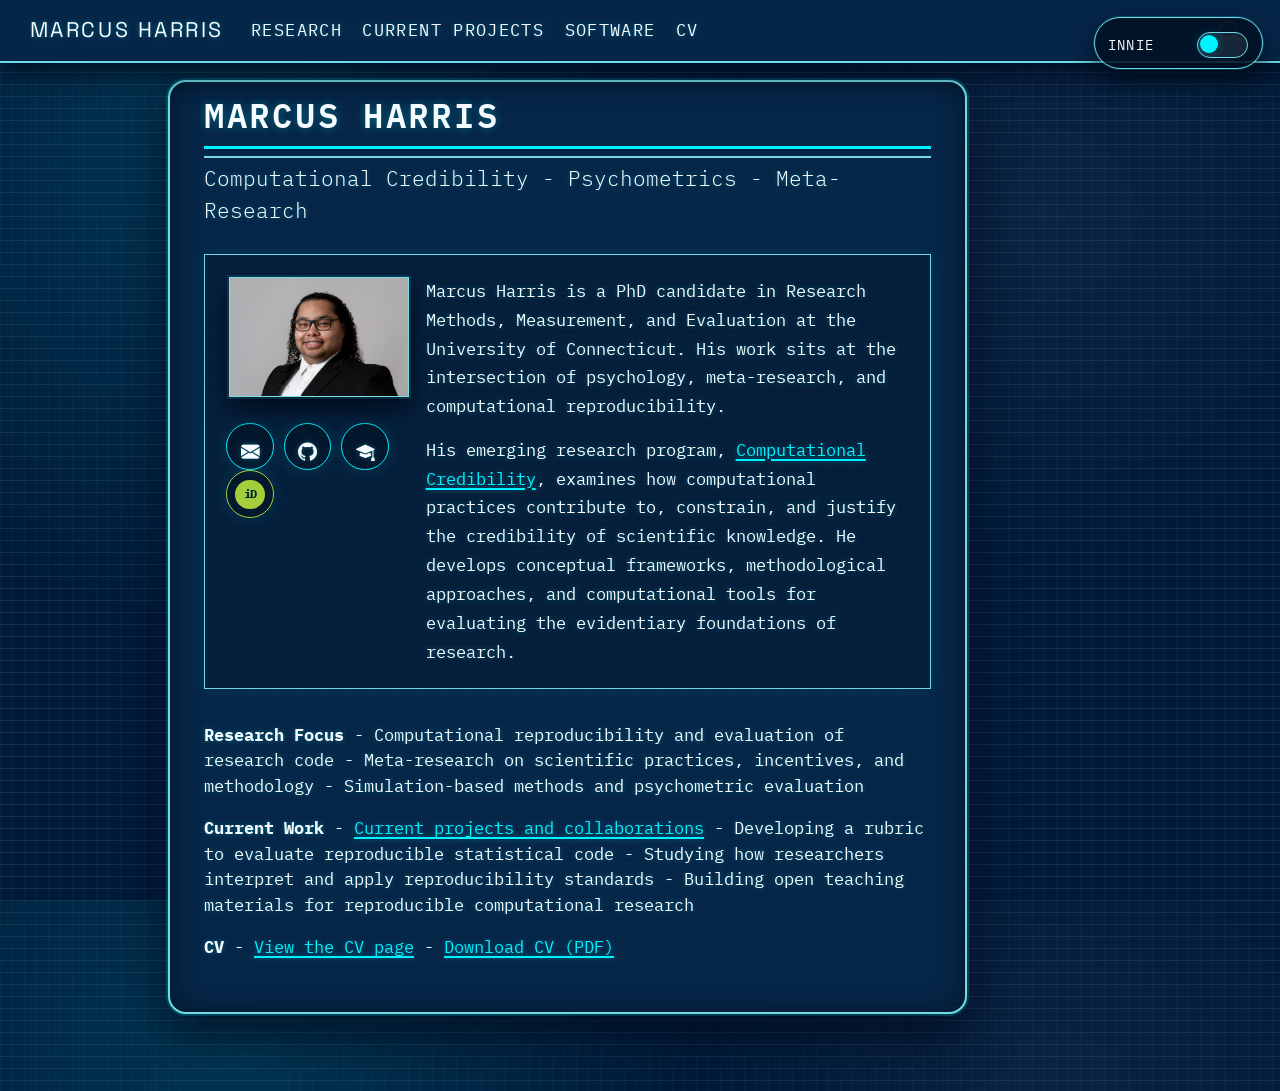
<file: docs/index.html>
<!DOCTYPE html>
<html xmlns="http://www.w3.org/1999/xhtml" lang="en" xml:lang="en"><head>

<meta charset="utf-8">
<meta name="generator" content="quarto-1.9.38">

<meta name="viewport" content="width=device-width, initial-scale=1.0, user-scalable=yes">


<title>Marcus Harris</title>
<style>
/* Default styles provided by pandoc.
** See https://pandoc.org/MANUAL.html#variables-for-html for config info.
*/
code{white-space: pre-wrap;}
span.smallcaps{font-variant: small-caps;}
div.columns{display: flex; gap: min(4vw, 1.5em);}
div.column{flex: auto; overflow-x: auto;}
div.hanging-indent{margin-left: 1.5em; text-indent: -1.5em;}
ul.task-list{list-style: none;}
ul.task-list li input[type="checkbox"] {
  width: 0.8em;
  margin: 0 0.8em 0.2em -1em; /* quarto-specific, see https://github.com/quarto-dev/quarto-cli/issues/4556 */ 
  vertical-align: middle;
}
</style>


<script src="site_libs/quarto-nav/quarto-nav.js"></script>
<script src="site_libs/quarto-nav/headroom.min.js"></script>
<script src="site_libs/clipboard/clipboard.min.js"></script>
<script src="site_libs/quarto-search/autocomplete.umd.js"></script>
<script src="site_libs/quarto-search/fuse.min.js"></script>
<script src="site_libs/quarto-search/quarto-search.js"></script>
<meta name="quarto:offset" content="./">
<link href="./assets/mh-favicon.jpg" rel="icon" type="image/jpeg">
<script src="site_libs/quarto-html/quarto.js" type="module"></script>
<script src="site_libs/quarto-html/tabsets/tabsets.js" type="module"></script>
<script src="site_libs/quarto-html/popper.min.js"></script>
<script src="site_libs/quarto-html/tippy.umd.min.js"></script>
<script src="site_libs/quarto-html/anchor.min.js"></script>
<link href="site_libs/quarto-html/tippy.css" rel="stylesheet">
<link href="site_libs/quarto-html/quarto-syntax-highlighting-15634bcf2e68342d4ad2dfa704d543f6.css" rel="stylesheet" id="quarto-text-highlighting-styles">
<script src="site_libs/bootstrap/bootstrap.min.js"></script>
<link href="site_libs/bootstrap/bootstrap-icons.css" rel="stylesheet">
<link href="site_libs/bootstrap/bootstrap-ac7d2373332163a239a79b5d8c3fe635.min.css" rel="stylesheet" append-hash="true" id="quarto-bootstrap" data-mode="light">
<script id="quarto-search-options" type="application/json">{
  "location": "navbar",
  "copy-button": false,
  "collapse-after": 3,
  "panel-placement": "end",
  "type": "overlay",
  "limit": 50,
  "keyboard-shortcut": [
    "f",
    "/",
    "s"
  ],
  "show-item-context": false,
  "language": {
    "search-no-results-text": "No results",
    "search-matching-documents-text": "matching documents",
    "search-copy-link-title": "Copy link to search",
    "search-hide-matches-text": "Hide additional matches",
    "search-more-match-text": "more match in this document",
    "search-more-matches-text": "more matches in this document",
    "search-clear-button-title": "Clear",
    "search-text-placeholder": "",
    "search-detached-cancel-button-title": "Cancel",
    "search-submit-button-title": "Submit",
    "search-label": "Search"
  }
}</script>
<script>
  (function () {
    var storageKey = "site-theme";
    try {
      var stored = localStorage.getItem(storageKey);
      if (stored === "light" || stored === "dark") {
        document.documentElement.setAttribute("data-theme", stored);
      } else {
        document.documentElement.setAttribute("data-theme", "dark");
      }
    } catch (_error) {
      document.documentElement.setAttribute("data-theme", "dark");
    }
  })();
</script>


</head>

<body class="nav-fixed quarto-light">

<div id="quarto-search-results"></div>
  <header id="quarto-header" class="headroom fixed-top">
    <nav class="navbar navbar-expand-lg " data-bs-theme="dark">
      <div class="navbar-container container-fluid">
      <div class="navbar-brand-container mx-auto">
    <a class="navbar-brand" href="./index.html">
    <span class="navbar-title">Marcus Harris</span>
    </a>
  </div>
            <div id="quarto-search" class="" title="Search"></div>
          <button class="navbar-toggler" type="button" data-bs-toggle="collapse" data-bs-target="#navbarCollapse" aria-controls="navbarCollapse" role="menu" aria-expanded="false" aria-label="Toggle navigation" onclick="if (window.quartoToggleHeadroom) { window.quartoToggleHeadroom(); }">
  <span class="navbar-toggler-icon"></span>
</button>
          <div class="collapse navbar-collapse" id="navbarCollapse">
            <ul class="navbar-nav navbar-nav-scroll me-auto">
  <li class="nav-item">
    <a class="nav-link" href="./research.html"> 
<span class="menu-text">Research</span></a>
  </li>  
  <li class="nav-item">
    <a class="nav-link" href="./projects.html"> 
<span class="menu-text">Current Projects</span></a>
  </li>  
  <li class="nav-item">
    <a class="nav-link" href="./software.html"> 
<span class="menu-text">Software</span></a>
  </li>  
  <li class="nav-item">
    <a class="nav-link" href="./cv.html"> 
<span class="menu-text">CV</span></a>
  </li>  
</ul>
          </div> <!-- /navcollapse -->
            <div class="quarto-navbar-tools">
</div>
      </div> <!-- /container-fluid -->
    </nav>
</header>
<!-- content -->
<div id="quarto-content" class="quarto-container page-columns page-rows-contents page-layout-article page-navbar">
<!-- sidebar -->
<!-- margin-sidebar -->
    <div id="quarto-margin-sidebar" class="sidebar margin-sidebar zindex-bottom">
        
    </div>
<!-- main -->
<main class="content" id="quarto-document-content">

<header id="title-block-header" class="quarto-title-block default">
<div class="quarto-title">
<h1 class="title">Marcus Harris</h1>
<p class="subtitle lead">Computational Credibility - Psychometrics - Meta-Research</p>
</div>



<div class="quarto-title-meta">

    
  
    
  </div>
  


</header>


<div class="home-hero">
<div class="home-hero-image">
<p><img src="assets/headshot.jpg" class="img-fluid" alt="Headshot of Marcus Harris"></p>
<div class="icon-links home-hero-links" aria-label="Homepage links">
<p><a class="icon-link" href="mailto:marcus.harris@uconn.edu" aria-label="Email Marcus Harris" title="Email"> <i class="bi bi-envelope-fill"></i> </a> <a class="icon-link" href="https://github.com/MarcusHarrisUConn" target="_blank" rel="noopener noreferrer" aria-label="GitHub profile" title="GitHub"> <i class="bi bi-github"></i> </a> <a class="icon-link" href="https://scholar.google.com/citations?hl=en&amp;user=sH_6JfsAAAAJ" target="_blank" rel="noopener noreferrer" aria-label="Google Scholar profile" title="Google Scholar"> <i class="bi bi-mortarboard-fill"></i> </a> <a class="icon-link icon-link-orcid home-hero-orcid" href="https://orcid.org/0009-0002-7001-1584" target="_blank" rel="noopener noreferrer" aria-label="ORCID profile" title="ORCID"> <span class="home-hero-orcid-mark" aria-hidden="true"> <span class="home-hero-orcid-inner">iD</span> </span> </a></p>
</div>
</div>
<div class="home-hero-copy">
<p>Marcus Harris is a PhD candidate in Research Methods, Measurement, and Evaluation at the University of Connecticut. His work sits at the intersection of psychology, meta-research, and computational reproducibility.</p>
<p>His emerging research program, <a href="./research.html#computational-credibility">Computational Credibility</a>, examines how computational practices contribute to, constrain, and justify the credibility of scientific knowledge. He develops conceptual frameworks, methodological approaches, and computational tools for evaluating the evidentiary foundations of research.</p>
</div>
</div>
<p><strong>Research Focus</strong> - Computational reproducibility and evaluation of research code - Meta-research on scientific practices, incentives, and methodology - Simulation-based methods and psychometric evaluation</p>
<p><strong>Current Work</strong> - <a href="./projects.html">Current projects and collaborations</a> - Developing a rubric to evaluate reproducible statistical code - Studying how researchers interpret and apply reproducibility standards - Building open teaching materials for reproducible computational research</p>
<p><strong>CV</strong> - <a href="./cv.html">View the CV page</a> - <a href="assets/CV.pdf">Download CV (PDF)</a></p>



</main> <!-- /main -->
<button id="theme-toggle" class="theme-toggle" type="button" aria-label="Toggle innie and outie mode" aria-pressed="true">
  <span class="theme-toggle-label">Innie</span>
  <span class="theme-toggle-track" aria-hidden="true">
    <span class="theme-toggle-thumb"></span>
  </span>
</button>

<script>
  (function () {
    var storageKey = "site-theme";

    function getTheme() {
      try {
        var stored = localStorage.getItem(storageKey);
        if (stored === "light" || stored === "dark") {
          return stored;
        }
      } catch (_error) {}
      return document.documentElement.getAttribute("data-theme") || "dark";
    }

    function setTheme(theme) {
      document.documentElement.setAttribute("data-theme", theme);
      try {
        localStorage.setItem(storageKey, theme);
      } catch (_error) {}
    }

    function syncButton(button, theme) {
      var label = button.querySelector(".theme-toggle-label");
      label.textContent = theme === "dark" ? "Innie" : "Outie";
      button.setAttribute("aria-pressed", theme === "dark" ? "true" : "false");
      button.classList.toggle("is-light", theme === "light");
    }

    document.addEventListener("DOMContentLoaded", function () {
      var button = document.getElementById("theme-toggle");
      if (!button) {
        return;
      }

      var theme = getTheme();
      setTheme(theme);
      syncButton(button, theme);

      button.addEventListener("click", function () {
        var current = getTheme();
        var next = current === "dark" ? "light" : "dark";
        setTheme(next);
        syncButton(button, next);
      });
    });
  })();
</script>
<script id="quarto-html-after-body" type="application/javascript">
  window.document.addEventListener("DOMContentLoaded", function (event) {
    const icon = "";
    const anchorJS = new window.AnchorJS();
    anchorJS.options = {
      placement: 'right',
      icon: icon
    };
    anchorJS.add('.anchored');
    const isCodeAnnotation = (el) => {
      for (const clz of el.classList) {
        if (clz.startsWith('code-annotation-')) {                     
          return true;
        }
      }
      return false;
    }
    const onCopySuccess = function(e) {
      // button target
      const button = e.trigger;
      // don't keep focus
      button.blur();
      // flash "checked"
      button.classList.add('code-copy-button-checked');
      var currentTitle = button.getAttribute("title");
      button.setAttribute("title", "Copied!");
      let tooltip;
      if (window.bootstrap) {
        button.setAttribute("data-bs-toggle", "tooltip");
        button.setAttribute("data-bs-placement", "left");
        button.setAttribute("data-bs-title", "Copied!");
        tooltip = new bootstrap.Tooltip(button, 
          { trigger: "manual", 
            customClass: "code-copy-button-tooltip",
            offset: [0, -8]});
        tooltip.show();    
      }
      setTimeout(function() {
        if (tooltip) {
          tooltip.hide();
          button.removeAttribute("data-bs-title");
          button.removeAttribute("data-bs-toggle");
          button.removeAttribute("data-bs-placement");
        }
        button.setAttribute("title", currentTitle);
        button.classList.remove('code-copy-button-checked');
      }, 1000);
      // clear code selection
      e.clearSelection();
    }
    const getTextToCopy = function(trigger) {
      const outerScaffold = trigger.parentElement.cloneNode(true);
      const codeEl = outerScaffold.querySelector('code');
      for (const childEl of codeEl.children) {
        if (isCodeAnnotation(childEl)) {
          childEl.remove();
        }
      }
      return codeEl.innerText;
    }
    const clipboard = new window.ClipboardJS('.code-copy-button:not([data-in-quarto-modal])', {
      text: getTextToCopy
    });
    clipboard.on('success', onCopySuccess);
    if (window.document.getElementById('quarto-embedded-source-code-modal')) {
      const clipboardModal = new window.ClipboardJS('.code-copy-button[data-in-quarto-modal]', {
        text: getTextToCopy,
        container: window.document.getElementById('quarto-embedded-source-code-modal')
      });
      clipboardModal.on('success', onCopySuccess);
    }
      var localhostRegex = new RegExp(/^(?:http|https):\/\/localhost\:?[0-9]*\//);
      var mailtoRegex = new RegExp(/^mailto:/);
        var filterRegex = new RegExp('/' + window.location.host + '/');
      var isInternal = (href) => {
          return filterRegex.test(href) || localhostRegex.test(href) || mailtoRegex.test(href);
      }
      // Inspect non-navigation links and adorn them if external
     var links = window.document.querySelectorAll('a[href]:not(.nav-link):not(.navbar-brand):not(.toc-action):not(.sidebar-link):not(.sidebar-item-toggle):not(.pagination-link):not(.no-external):not([aria-hidden]):not(.dropdown-item):not(.quarto-navigation-tool):not(.about-link)');
      for (var i=0; i<links.length; i++) {
        const link = links[i];
        if (!isInternal(link.href)) {
          // undo the damage that might have been done by quarto-nav.js in the case of
          // links that we want to consider external
          if (link.dataset.originalHref !== undefined) {
            link.href = link.dataset.originalHref;
          }
        }
      }
    function tippyHover(el, contentFn, onTriggerFn, onUntriggerFn) {
      const config = {
        allowHTML: true,
        maxWidth: 500,
        delay: 100,
        arrow: false,
        appendTo: function(el) {
            return el.parentElement;
        },
        interactive: true,
        interactiveBorder: 10,
        theme: 'quarto',
        placement: 'bottom-start',
      };
      if (contentFn) {
        config.content = contentFn;
      }
      if (onTriggerFn) {
        config.onTrigger = onTriggerFn;
      }
      if (onUntriggerFn) {
        config.onUntrigger = onUntriggerFn;
      }
      window.tippy(el, config); 
    }
    const noterefs = window.document.querySelectorAll('a[role="doc-noteref"]');
    for (var i=0; i<noterefs.length; i++) {
      const ref = noterefs[i];
      tippyHover(ref, function() {
        // use id or data attribute instead here
        let href = ref.getAttribute('data-footnote-href') || ref.getAttribute('href');
        try { href = new URL(href).hash; } catch {}
        const id = href.replace(/^#\/?/, "");
        const note = window.document.getElementById(id);
        if (note) {
          return note.innerHTML;
        } else {
          return "";
        }
      });
    }
    const xrefs = window.document.querySelectorAll('a.quarto-xref');
    const processXRef = (id, note) => {
      // Strip column container classes
      const stripColumnClz = (el) => {
        el.classList.remove("page-full", "page-columns");
        if (el.children) {
          for (const child of el.children) {
            stripColumnClz(child);
          }
        }
      }
      stripColumnClz(note)
      if (id === null || id.startsWith('sec-')) {
        // Special case sections, only their first couple elements
        const container = document.createElement("div");
        if (note.children && note.children.length > 2) {
          container.appendChild(note.children[0].cloneNode(true));
          for (let i = 1; i < note.children.length; i++) {
            const child = note.children[i];
            if (child.tagName === "P" && child.innerText === "") {
              continue;
            } else {
              container.appendChild(child.cloneNode(true));
              break;
            }
          }
          if (window.Quarto?.typesetMath) {
            window.Quarto.typesetMath(container);
          }
          return container.innerHTML
        } else {
          if (window.Quarto?.typesetMath) {
            window.Quarto.typesetMath(note);
          }
          return note.innerHTML;
        }
      } else {
        // Remove any anchor links if they are present
        const anchorLink = note.querySelector('a.anchorjs-link');
        if (anchorLink) {
          anchorLink.remove();
        }
        if (window.Quarto?.typesetMath) {
          window.Quarto.typesetMath(note);
        }
        if (note.classList.contains("callout")) {
          return note.outerHTML;
        } else {
          return note.innerHTML;
        }
      }
    }
    for (var i=0; i<xrefs.length; i++) {
      const xref = xrefs[i];
      tippyHover(xref, undefined, function(instance) {
        instance.disable();
        let url = xref.getAttribute('href');
        let hash = undefined; 
        if (url.startsWith('#')) {
          hash = url;
        } else {
          try { hash = new URL(url).hash; } catch {}
        }
        if (hash) {
          const id = hash.replace(/^#\/?/, "");
          const note = window.document.getElementById(id);
          if (note !== null) {
            try {
              const html = processXRef(id, note.cloneNode(true));
              instance.setContent(html);
            } finally {
              instance.enable();
              instance.show();
            }
          } else {
            // See if we can fetch this
            fetch(url.split('#')[0])
            .then(res => res.text())
            .then(html => {
              const parser = new DOMParser();
              const htmlDoc = parser.parseFromString(html, "text/html");
              const note = htmlDoc.getElementById(id);
              if (note !== null) {
                const html = processXRef(id, note);
                instance.setContent(html);
              } 
            }).finally(() => {
              instance.enable();
              instance.show();
            });
          }
        } else {
          // See if we can fetch a full url (with no hash to target)
          // This is a special case and we should probably do some content thinning / targeting
          fetch(url)
          .then(res => res.text())
          .then(html => {
            const parser = new DOMParser();
            const htmlDoc = parser.parseFromString(html, "text/html");
            const note = htmlDoc.querySelector('main.content');
            if (note !== null) {
              // This should only happen for chapter cross references
              // (since there is no id in the URL)
              // remove the first header
              if (note.children.length > 0 && note.children[0].tagName === "HEADER") {
                note.children[0].remove();
              }
              const html = processXRef(null, note);
              instance.setContent(html);
            } 
          }).finally(() => {
            instance.enable();
            instance.show();
          });
        }
      }, function(instance) {
      });
    }
        let selectedAnnoteEl;
        const selectorForAnnotation = ( cell, annotation) => {
          let cellAttr = 'data-code-cell="' + cell + '"';
          let lineAttr = 'data-code-annotation="' +  annotation + '"';
          const selector = 'span[' + cellAttr + '][' + lineAttr + ']';
          return selector;
        }
        const selectCodeLines = (annoteEl) => {
          const doc = window.document;
          const targetCell = annoteEl.getAttribute("data-target-cell");
          const targetAnnotation = annoteEl.getAttribute("data-target-annotation");
          const annoteSpan = window.document.querySelector(selectorForAnnotation(targetCell, targetAnnotation));
          const lines = annoteSpan.getAttribute("data-code-lines").split(",");
          const lineIds = lines.map((line) => {
            return targetCell + "-" + line;
          })
          let top = null;
          let height = null;
          let parent = null;
          if (lineIds.length > 0) {
              //compute the position of the single el (top and bottom and make a div)
              const el = window.document.getElementById(lineIds[0]);
              top = el.offsetTop;
              height = el.offsetHeight;
              parent = el.parentElement.parentElement;
            if (lineIds.length > 1) {
              const lastEl = window.document.getElementById(lineIds[lineIds.length - 1]);
              const bottom = lastEl.offsetTop + lastEl.offsetHeight;
              height = bottom - top;
            }
            if (top !== null && height !== null && parent !== null) {
              // cook up a div (if necessary) and position it 
              let div = window.document.getElementById("code-annotation-line-highlight");
              if (div === null) {
                div = window.document.createElement("div");
                div.setAttribute("id", "code-annotation-line-highlight");
                div.style.position = 'absolute';
                parent.appendChild(div);
              }
              div.style.top = top - 2 + "px";
              div.style.height = height + 4 + "px";
              div.style.left = 0;
              let gutterDiv = window.document.getElementById("code-annotation-line-highlight-gutter");
              if (gutterDiv === null) {
                gutterDiv = window.document.createElement("div");
                gutterDiv.setAttribute("id", "code-annotation-line-highlight-gutter");
                gutterDiv.style.position = 'absolute';
                const codeCell = window.document.getElementById(targetCell);
                const gutter = codeCell.querySelector('.code-annotation-gutter');
                gutter.appendChild(gutterDiv);
              }
              gutterDiv.style.top = top - 2 + "px";
              gutterDiv.style.height = height + 4 + "px";
            }
            selectedAnnoteEl = annoteEl;
          }
        };
        const unselectCodeLines = () => {
          const elementsIds = ["code-annotation-line-highlight", "code-annotation-line-highlight-gutter"];
          elementsIds.forEach((elId) => {
            const div = window.document.getElementById(elId);
            if (div) {
              div.remove();
            }
          });
          selectedAnnoteEl = undefined;
        };
          // Handle positioning of the toggle
      window.addEventListener(
        "resize",
        throttle(() => {
          elRect = undefined;
          if (selectedAnnoteEl) {
            selectCodeLines(selectedAnnoteEl);
          }
        }, 10)
      );
      function throttle(fn, ms) {
      let throttle = false;
      let timer;
        return (...args) => {
          if(!throttle) { // first call gets through
              fn.apply(this, args);
              throttle = true;
          } else { // all the others get throttled
              if(timer) clearTimeout(timer); // cancel #2
              timer = setTimeout(() => {
                fn.apply(this, args);
                timer = throttle = false;
              }, ms);
          }
        };
      }
        // Attach click handler to the DT
        const annoteDls = window.document.querySelectorAll('dt[data-target-cell]');
        for (const annoteDlNode of annoteDls) {
          annoteDlNode.addEventListener('click', (event) => {
            const clickedEl = event.target;
            if (clickedEl !== selectedAnnoteEl) {
              unselectCodeLines();
              const activeEl = window.document.querySelector('dt[data-target-cell].code-annotation-active');
              if (activeEl) {
                activeEl.classList.remove('code-annotation-active');
              }
              selectCodeLines(clickedEl);
              clickedEl.classList.add('code-annotation-active');
            } else {
              // Unselect the line
              unselectCodeLines();
              clickedEl.classList.remove('code-annotation-active');
            }
          });
        }
    const findCites = (el) => {
      const parentEl = el.parentElement;
      if (parentEl) {
        const cites = parentEl.dataset.cites;
        if (cites) {
          return {
            el,
            cites: cites.split(' ')
          };
        } else {
          return findCites(el.parentElement)
        }
      } else {
        return undefined;
      }
    };
    var bibliorefs = window.document.querySelectorAll('a[role="doc-biblioref"]');
    for (var i=0; i<bibliorefs.length; i++) {
      const ref = bibliorefs[i];
      const citeInfo = findCites(ref);
      if (citeInfo) {
        tippyHover(citeInfo.el, function() {
          var popup = window.document.createElement('div');
          citeInfo.cites.forEach(function(cite) {
            var citeDiv = window.document.createElement('div');
            citeDiv.classList.add('hanging-indent');
            citeDiv.classList.add('csl-entry');
            var biblioDiv = window.document.getElementById('ref-' + cite);
            if (biblioDiv) {
              citeDiv.innerHTML = biblioDiv.innerHTML;
            }
            popup.appendChild(citeDiv);
          });
          return popup.innerHTML;
        });
      }
    }
  });
  </script>
</div> <!-- /content -->




</body></html>
</file>
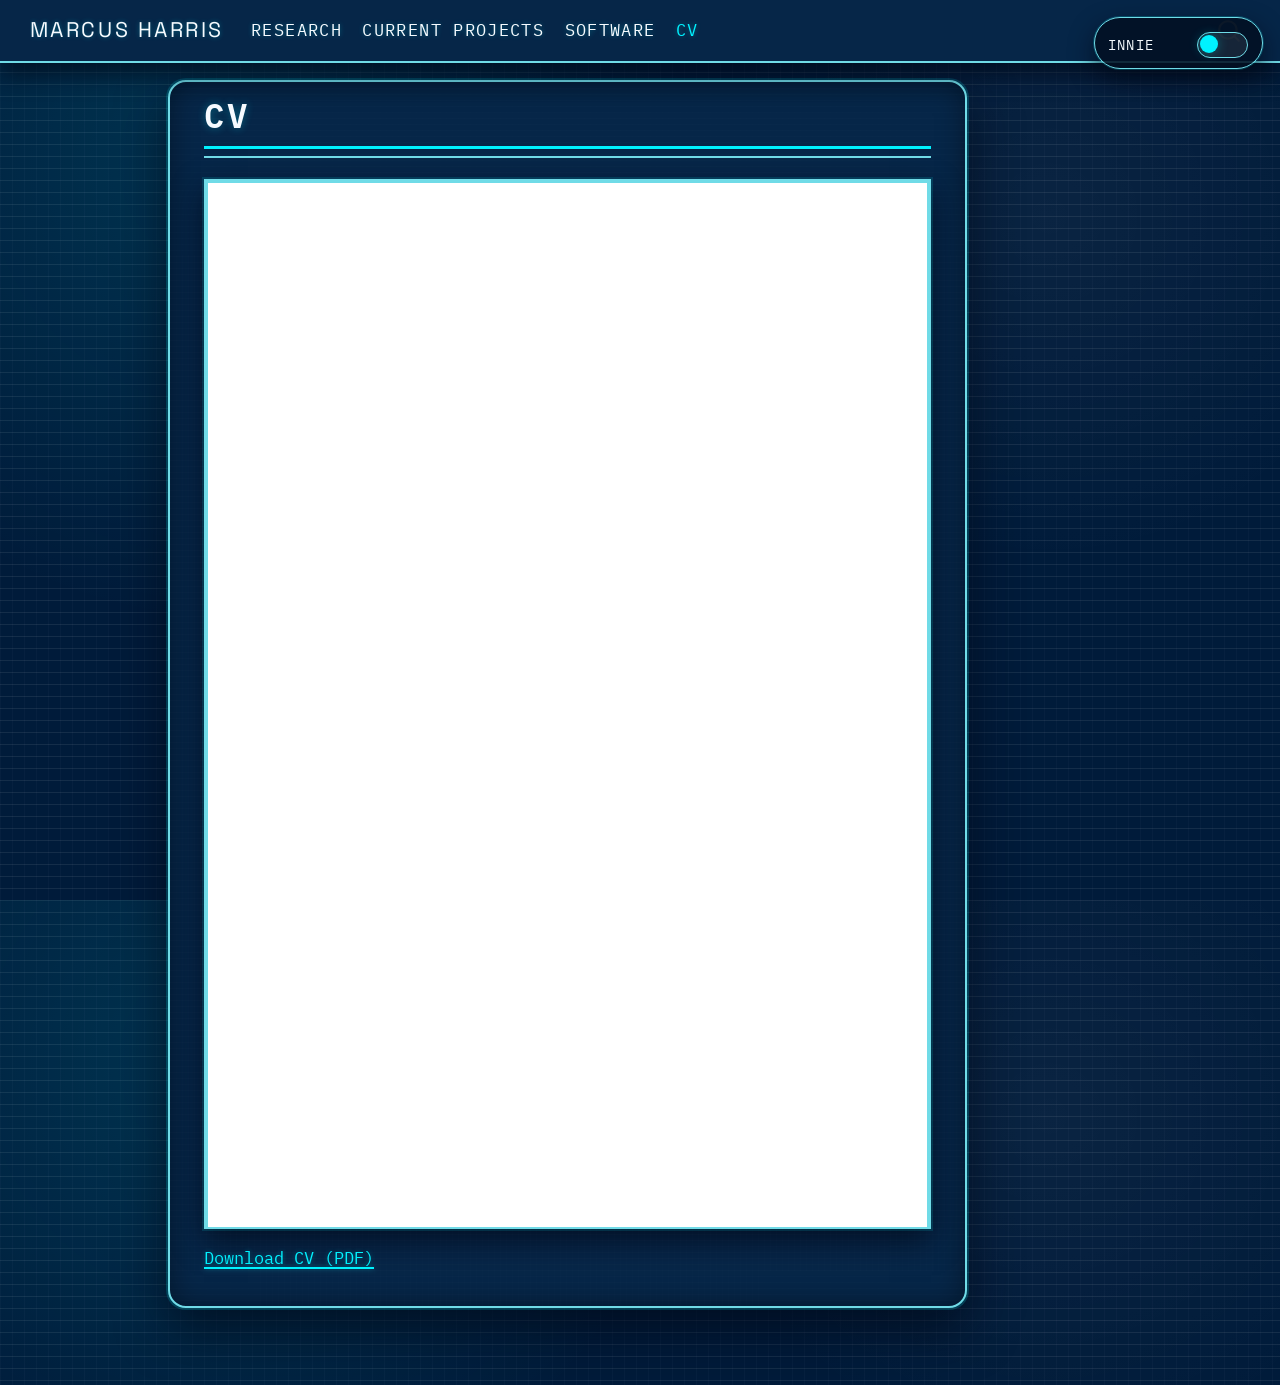
<file: docs/cv.html>
<!DOCTYPE html>
<html xmlns="http://www.w3.org/1999/xhtml" lang="en" xml:lang="en"><head>

<meta charset="utf-8">
<meta name="generator" content="quarto-1.9.38">

<meta name="viewport" content="width=device-width, initial-scale=1.0, user-scalable=yes">


<title>CV – Marcus Harris</title>
<style>
/* Default styles provided by pandoc.
** See https://pandoc.org/MANUAL.html#variables-for-html for config info.
*/
code{white-space: pre-wrap;}
span.smallcaps{font-variant: small-caps;}
div.columns{display: flex; gap: min(4vw, 1.5em);}
div.column{flex: auto; overflow-x: auto;}
div.hanging-indent{margin-left: 1.5em; text-indent: -1.5em;}
ul.task-list{list-style: none;}
ul.task-list li input[type="checkbox"] {
  width: 0.8em;
  margin: 0 0.8em 0.2em -1em; /* quarto-specific, see https://github.com/quarto-dev/quarto-cli/issues/4556 */ 
  vertical-align: middle;
}
</style>


<script src="site_libs/quarto-nav/quarto-nav.js"></script>
<script src="site_libs/quarto-nav/headroom.min.js"></script>
<script src="site_libs/clipboard/clipboard.min.js"></script>
<script src="site_libs/quarto-search/autocomplete.umd.js"></script>
<script src="site_libs/quarto-search/fuse.min.js"></script>
<script src="site_libs/quarto-search/quarto-search.js"></script>
<meta name="quarto:offset" content="./">
<link href="./assets/mh-favicon.jpg" rel="icon" type="image/jpeg">
<script src="site_libs/quarto-html/quarto.js" type="module"></script>
<script src="site_libs/quarto-html/tabsets/tabsets.js" type="module"></script>
<script src="site_libs/quarto-html/popper.min.js"></script>
<script src="site_libs/quarto-html/tippy.umd.min.js"></script>
<script src="site_libs/quarto-html/anchor.min.js"></script>
<link href="site_libs/quarto-html/tippy.css" rel="stylesheet">
<link href="site_libs/quarto-html/quarto-syntax-highlighting-15634bcf2e68342d4ad2dfa704d543f6.css" rel="stylesheet" id="quarto-text-highlighting-styles">
<script src="site_libs/bootstrap/bootstrap.min.js"></script>
<link href="site_libs/bootstrap/bootstrap-icons.css" rel="stylesheet">
<link href="site_libs/bootstrap/bootstrap-ac7d2373332163a239a79b5d8c3fe635.min.css" rel="stylesheet" append-hash="true" id="quarto-bootstrap" data-mode="light">
<script id="quarto-search-options" type="application/json">{
  "location": "navbar",
  "copy-button": false,
  "collapse-after": 3,
  "panel-placement": "end",
  "type": "overlay",
  "limit": 50,
  "keyboard-shortcut": [
    "f",
    "/",
    "s"
  ],
  "show-item-context": false,
  "language": {
    "search-no-results-text": "No results",
    "search-matching-documents-text": "matching documents",
    "search-copy-link-title": "Copy link to search",
    "search-hide-matches-text": "Hide additional matches",
    "search-more-match-text": "more match in this document",
    "search-more-matches-text": "more matches in this document",
    "search-clear-button-title": "Clear",
    "search-text-placeholder": "",
    "search-detached-cancel-button-title": "Cancel",
    "search-submit-button-title": "Submit",
    "search-label": "Search"
  }
}</script>
<script>
  (function () {
    var storageKey = "site-theme";
    try {
      var stored = localStorage.getItem(storageKey);
      if (stored === "light" || stored === "dark") {
        document.documentElement.setAttribute("data-theme", stored);
      } else {
        document.documentElement.setAttribute("data-theme", "dark");
      }
    } catch (_error) {
      document.documentElement.setAttribute("data-theme", "dark");
    }
  })();
</script>


</head>

<body class="nav-fixed quarto-light">

<div id="quarto-search-results"></div>
  <header id="quarto-header" class="headroom fixed-top">
    <nav class="navbar navbar-expand-lg " data-bs-theme="dark">
      <div class="navbar-container container-fluid">
      <div class="navbar-brand-container mx-auto">
    <a class="navbar-brand" href="./index.html">
    <span class="navbar-title">Marcus Harris</span>
    </a>
  </div>
            <div id="quarto-search" class="" title="Search"></div>
          <button class="navbar-toggler" type="button" data-bs-toggle="collapse" data-bs-target="#navbarCollapse" aria-controls="navbarCollapse" role="menu" aria-expanded="false" aria-label="Toggle navigation" onclick="if (window.quartoToggleHeadroom) { window.quartoToggleHeadroom(); }">
  <span class="navbar-toggler-icon"></span>
</button>
          <div class="collapse navbar-collapse" id="navbarCollapse">
            <ul class="navbar-nav navbar-nav-scroll me-auto">
  <li class="nav-item">
    <a class="nav-link" href="./research.html"> 
<span class="menu-text">Research</span></a>
  </li>  
  <li class="nav-item">
    <a class="nav-link" href="./projects.html"> 
<span class="menu-text">Current Projects</span></a>
  </li>  
  <li class="nav-item">
    <a class="nav-link" href="./software.html"> 
<span class="menu-text">Software</span></a>
  </li>  
  <li class="nav-item">
    <a class="nav-link active" href="./cv.html" aria-current="page"> 
<span class="menu-text">CV</span></a>
  </li>  
</ul>
          </div> <!-- /navcollapse -->
            <div class="quarto-navbar-tools">
</div>
      </div> <!-- /container-fluid -->
    </nav>
</header>
<!-- content -->
<div id="quarto-content" class="quarto-container page-columns page-rows-contents page-layout-article page-navbar">
<!-- sidebar -->
<!-- margin-sidebar -->
    <div id="quarto-margin-sidebar" class="sidebar margin-sidebar zindex-bottom">
        
    </div>
<!-- main -->
<main class="content" id="quarto-document-content">

<header id="title-block-header" class="quarto-title-block default">
<div class="quarto-title">
<h1 class="title">CV</h1>
</div>



<div class="quarto-title-meta">

    
  
    
  </div>
  


</header>


<div class="cv-viewer">
<p><object data="assets/CV.pdf#toolbar=1&amp;navpanes=0" type="application/pdf" class="cv-pdf" aria-label="Marcus Harris CV PDF"> <iframe src="assets/CV.pdf#toolbar=1&amp;navpanes=0" class="cv-pdf" title="Marcus Harris CV PDF"></iframe> </object></p>
</div>
<p class="cv-download">
<a href="assets/CV.pdf">Download CV (PDF)</a>
</p>



</main> <!-- /main -->
<button id="theme-toggle" class="theme-toggle" type="button" aria-label="Toggle innie and outie mode" aria-pressed="true">
  <span class="theme-toggle-label">Innie</span>
  <span class="theme-toggle-track" aria-hidden="true">
    <span class="theme-toggle-thumb"></span>
  </span>
</button>

<script>
  (function () {
    var storageKey = "site-theme";

    function getTheme() {
      try {
        var stored = localStorage.getItem(storageKey);
        if (stored === "light" || stored === "dark") {
          return stored;
        }
      } catch (_error) {}
      return document.documentElement.getAttribute("data-theme") || "dark";
    }

    function setTheme(theme) {
      document.documentElement.setAttribute("data-theme", theme);
      try {
        localStorage.setItem(storageKey, theme);
      } catch (_error) {}
    }

    function syncButton(button, theme) {
      var label = button.querySelector(".theme-toggle-label");
      label.textContent = theme === "dark" ? "Innie" : "Outie";
      button.setAttribute("aria-pressed", theme === "dark" ? "true" : "false");
      button.classList.toggle("is-light", theme === "light");
    }

    document.addEventListener("DOMContentLoaded", function () {
      var button = document.getElementById("theme-toggle");
      if (!button) {
        return;
      }

      var theme = getTheme();
      setTheme(theme);
      syncButton(button, theme);

      button.addEventListener("click", function () {
        var current = getTheme();
        var next = current === "dark" ? "light" : "dark";
        setTheme(next);
        syncButton(button, next);
      });
    });
  })();
</script>
<script id="quarto-html-after-body" type="application/javascript">
  window.document.addEventListener("DOMContentLoaded", function (event) {
    const icon = "";
    const anchorJS = new window.AnchorJS();
    anchorJS.options = {
      placement: 'right',
      icon: icon
    };
    anchorJS.add('.anchored');
    const isCodeAnnotation = (el) => {
      for (const clz of el.classList) {
        if (clz.startsWith('code-annotation-')) {                     
          return true;
        }
      }
      return false;
    }
    const onCopySuccess = function(e) {
      // button target
      const button = e.trigger;
      // don't keep focus
      button.blur();
      // flash "checked"
      button.classList.add('code-copy-button-checked');
      var currentTitle = button.getAttribute("title");
      button.setAttribute("title", "Copied!");
      let tooltip;
      if (window.bootstrap) {
        button.setAttribute("data-bs-toggle", "tooltip");
        button.setAttribute("data-bs-placement", "left");
        button.setAttribute("data-bs-title", "Copied!");
        tooltip = new bootstrap.Tooltip(button, 
          { trigger: "manual", 
            customClass: "code-copy-button-tooltip",
            offset: [0, -8]});
        tooltip.show();    
      }
      setTimeout(function() {
        if (tooltip) {
          tooltip.hide();
          button.removeAttribute("data-bs-title");
          button.removeAttribute("data-bs-toggle");
          button.removeAttribute("data-bs-placement");
        }
        button.setAttribute("title", currentTitle);
        button.classList.remove('code-copy-button-checked');
      }, 1000);
      // clear code selection
      e.clearSelection();
    }
    const getTextToCopy = function(trigger) {
      const outerScaffold = trigger.parentElement.cloneNode(true);
      const codeEl = outerScaffold.querySelector('code');
      for (const childEl of codeEl.children) {
        if (isCodeAnnotation(childEl)) {
          childEl.remove();
        }
      }
      return codeEl.innerText;
    }
    const clipboard = new window.ClipboardJS('.code-copy-button:not([data-in-quarto-modal])', {
      text: getTextToCopy
    });
    clipboard.on('success', onCopySuccess);
    if (window.document.getElementById('quarto-embedded-source-code-modal')) {
      const clipboardModal = new window.ClipboardJS('.code-copy-button[data-in-quarto-modal]', {
        text: getTextToCopy,
        container: window.document.getElementById('quarto-embedded-source-code-modal')
      });
      clipboardModal.on('success', onCopySuccess);
    }
      var localhostRegex = new RegExp(/^(?:http|https):\/\/localhost\:?[0-9]*\//);
      var mailtoRegex = new RegExp(/^mailto:/);
        var filterRegex = new RegExp('/' + window.location.host + '/');
      var isInternal = (href) => {
          return filterRegex.test(href) || localhostRegex.test(href) || mailtoRegex.test(href);
      }
      // Inspect non-navigation links and adorn them if external
     var links = window.document.querySelectorAll('a[href]:not(.nav-link):not(.navbar-brand):not(.toc-action):not(.sidebar-link):not(.sidebar-item-toggle):not(.pagination-link):not(.no-external):not([aria-hidden]):not(.dropdown-item):not(.quarto-navigation-tool):not(.about-link)');
      for (var i=0; i<links.length; i++) {
        const link = links[i];
        if (!isInternal(link.href)) {
          // undo the damage that might have been done by quarto-nav.js in the case of
          // links that we want to consider external
          if (link.dataset.originalHref !== undefined) {
            link.href = link.dataset.originalHref;
          }
        }
      }
    function tippyHover(el, contentFn, onTriggerFn, onUntriggerFn) {
      const config = {
        allowHTML: true,
        maxWidth: 500,
        delay: 100,
        arrow: false,
        appendTo: function(el) {
            return el.parentElement;
        },
        interactive: true,
        interactiveBorder: 10,
        theme: 'quarto',
        placement: 'bottom-start',
      };
      if (contentFn) {
        config.content = contentFn;
      }
      if (onTriggerFn) {
        config.onTrigger = onTriggerFn;
      }
      if (onUntriggerFn) {
        config.onUntrigger = onUntriggerFn;
      }
      window.tippy(el, config); 
    }
    const noterefs = window.document.querySelectorAll('a[role="doc-noteref"]');
    for (var i=0; i<noterefs.length; i++) {
      const ref = noterefs[i];
      tippyHover(ref, function() {
        // use id or data attribute instead here
        let href = ref.getAttribute('data-footnote-href') || ref.getAttribute('href');
        try { href = new URL(href).hash; } catch {}
        const id = href.replace(/^#\/?/, "");
        const note = window.document.getElementById(id);
        if (note) {
          return note.innerHTML;
        } else {
          return "";
        }
      });
    }
    const xrefs = window.document.querySelectorAll('a.quarto-xref');
    const processXRef = (id, note) => {
      // Strip column container classes
      const stripColumnClz = (el) => {
        el.classList.remove("page-full", "page-columns");
        if (el.children) {
          for (const child of el.children) {
            stripColumnClz(child);
          }
        }
      }
      stripColumnClz(note)
      if (id === null || id.startsWith('sec-')) {
        // Special case sections, only their first couple elements
        const container = document.createElement("div");
        if (note.children && note.children.length > 2) {
          container.appendChild(note.children[0].cloneNode(true));
          for (let i = 1; i < note.children.length; i++) {
            const child = note.children[i];
            if (child.tagName === "P" && child.innerText === "") {
              continue;
            } else {
              container.appendChild(child.cloneNode(true));
              break;
            }
          }
          if (window.Quarto?.typesetMath) {
            window.Quarto.typesetMath(container);
          }
          return container.innerHTML
        } else {
          if (window.Quarto?.typesetMath) {
            window.Quarto.typesetMath(note);
          }
          return note.innerHTML;
        }
      } else {
        // Remove any anchor links if they are present
        const anchorLink = note.querySelector('a.anchorjs-link');
        if (anchorLink) {
          anchorLink.remove();
        }
        if (window.Quarto?.typesetMath) {
          window.Quarto.typesetMath(note);
        }
        if (note.classList.contains("callout")) {
          return note.outerHTML;
        } else {
          return note.innerHTML;
        }
      }
    }
    for (var i=0; i<xrefs.length; i++) {
      const xref = xrefs[i];
      tippyHover(xref, undefined, function(instance) {
        instance.disable();
        let url = xref.getAttribute('href');
        let hash = undefined; 
        if (url.startsWith('#')) {
          hash = url;
        } else {
          try { hash = new URL(url).hash; } catch {}
        }
        if (hash) {
          const id = hash.replace(/^#\/?/, "");
          const note = window.document.getElementById(id);
          if (note !== null) {
            try {
              const html = processXRef(id, note.cloneNode(true));
              instance.setContent(html);
            } finally {
              instance.enable();
              instance.show();
            }
          } else {
            // See if we can fetch this
            fetch(url.split('#')[0])
            .then(res => res.text())
            .then(html => {
              const parser = new DOMParser();
              const htmlDoc = parser.parseFromString(html, "text/html");
              const note = htmlDoc.getElementById(id);
              if (note !== null) {
                const html = processXRef(id, note);
                instance.setContent(html);
              } 
            }).finally(() => {
              instance.enable();
              instance.show();
            });
          }
        } else {
          // See if we can fetch a full url (with no hash to target)
          // This is a special case and we should probably do some content thinning / targeting
          fetch(url)
          .then(res => res.text())
          .then(html => {
            const parser = new DOMParser();
            const htmlDoc = parser.parseFromString(html, "text/html");
            const note = htmlDoc.querySelector('main.content');
            if (note !== null) {
              // This should only happen for chapter cross references
              // (since there is no id in the URL)
              // remove the first header
              if (note.children.length > 0 && note.children[0].tagName === "HEADER") {
                note.children[0].remove();
              }
              const html = processXRef(null, note);
              instance.setContent(html);
            } 
          }).finally(() => {
            instance.enable();
            instance.show();
          });
        }
      }, function(instance) {
      });
    }
        let selectedAnnoteEl;
        const selectorForAnnotation = ( cell, annotation) => {
          let cellAttr = 'data-code-cell="' + cell + '"';
          let lineAttr = 'data-code-annotation="' +  annotation + '"';
          const selector = 'span[' + cellAttr + '][' + lineAttr + ']';
          return selector;
        }
        const selectCodeLines = (annoteEl) => {
          const doc = window.document;
          const targetCell = annoteEl.getAttribute("data-target-cell");
          const targetAnnotation = annoteEl.getAttribute("data-target-annotation");
          const annoteSpan = window.document.querySelector(selectorForAnnotation(targetCell, targetAnnotation));
          const lines = annoteSpan.getAttribute("data-code-lines").split(",");
          const lineIds = lines.map((line) => {
            return targetCell + "-" + line;
          })
          let top = null;
          let height = null;
          let parent = null;
          if (lineIds.length > 0) {
              //compute the position of the single el (top and bottom and make a div)
              const el = window.document.getElementById(lineIds[0]);
              top = el.offsetTop;
              height = el.offsetHeight;
              parent = el.parentElement.parentElement;
            if (lineIds.length > 1) {
              const lastEl = window.document.getElementById(lineIds[lineIds.length - 1]);
              const bottom = lastEl.offsetTop + lastEl.offsetHeight;
              height = bottom - top;
            }
            if (top !== null && height !== null && parent !== null) {
              // cook up a div (if necessary) and position it 
              let div = window.document.getElementById("code-annotation-line-highlight");
              if (div === null) {
                div = window.document.createElement("div");
                div.setAttribute("id", "code-annotation-line-highlight");
                div.style.position = 'absolute';
                parent.appendChild(div);
              }
              div.style.top = top - 2 + "px";
              div.style.height = height + 4 + "px";
              div.style.left = 0;
              let gutterDiv = window.document.getElementById("code-annotation-line-highlight-gutter");
              if (gutterDiv === null) {
                gutterDiv = window.document.createElement("div");
                gutterDiv.setAttribute("id", "code-annotation-line-highlight-gutter");
                gutterDiv.style.position = 'absolute';
                const codeCell = window.document.getElementById(targetCell);
                const gutter = codeCell.querySelector('.code-annotation-gutter');
                gutter.appendChild(gutterDiv);
              }
              gutterDiv.style.top = top - 2 + "px";
              gutterDiv.style.height = height + 4 + "px";
            }
            selectedAnnoteEl = annoteEl;
          }
        };
        const unselectCodeLines = () => {
          const elementsIds = ["code-annotation-line-highlight", "code-annotation-line-highlight-gutter"];
          elementsIds.forEach((elId) => {
            const div = window.document.getElementById(elId);
            if (div) {
              div.remove();
            }
          });
          selectedAnnoteEl = undefined;
        };
          // Handle positioning of the toggle
      window.addEventListener(
        "resize",
        throttle(() => {
          elRect = undefined;
          if (selectedAnnoteEl) {
            selectCodeLines(selectedAnnoteEl);
          }
        }, 10)
      );
      function throttle(fn, ms) {
      let throttle = false;
      let timer;
        return (...args) => {
          if(!throttle) { // first call gets through
              fn.apply(this, args);
              throttle = true;
          } else { // all the others get throttled
              if(timer) clearTimeout(timer); // cancel #2
              timer = setTimeout(() => {
                fn.apply(this, args);
                timer = throttle = false;
              }, ms);
          }
        };
      }
        // Attach click handler to the DT
        const annoteDls = window.document.querySelectorAll('dt[data-target-cell]');
        for (const annoteDlNode of annoteDls) {
          annoteDlNode.addEventListener('click', (event) => {
            const clickedEl = event.target;
            if (clickedEl !== selectedAnnoteEl) {
              unselectCodeLines();
              const activeEl = window.document.querySelector('dt[data-target-cell].code-annotation-active');
              if (activeEl) {
                activeEl.classList.remove('code-annotation-active');
              }
              selectCodeLines(clickedEl);
              clickedEl.classList.add('code-annotation-active');
            } else {
              // Unselect the line
              unselectCodeLines();
              clickedEl.classList.remove('code-annotation-active');
            }
          });
        }
    const findCites = (el) => {
      const parentEl = el.parentElement;
      if (parentEl) {
        const cites = parentEl.dataset.cites;
        if (cites) {
          return {
            el,
            cites: cites.split(' ')
          };
        } else {
          return findCites(el.parentElement)
        }
      } else {
        return undefined;
      }
    };
    var bibliorefs = window.document.querySelectorAll('a[role="doc-biblioref"]');
    for (var i=0; i<bibliorefs.length; i++) {
      const ref = bibliorefs[i];
      const citeInfo = findCites(ref);
      if (citeInfo) {
        tippyHover(citeInfo.el, function() {
          var popup = window.document.createElement('div');
          citeInfo.cites.forEach(function(cite) {
            var citeDiv = window.document.createElement('div');
            citeDiv.classList.add('hanging-indent');
            citeDiv.classList.add('csl-entry');
            var biblioDiv = window.document.getElementById('ref-' + cite);
            if (biblioDiv) {
              citeDiv.innerHTML = biblioDiv.innerHTML;
            }
            popup.appendChild(citeDiv);
          });
          return popup.innerHTML;
        });
      }
    }
  });
  </script>
</div> <!-- /content -->




</body></html>
</file>
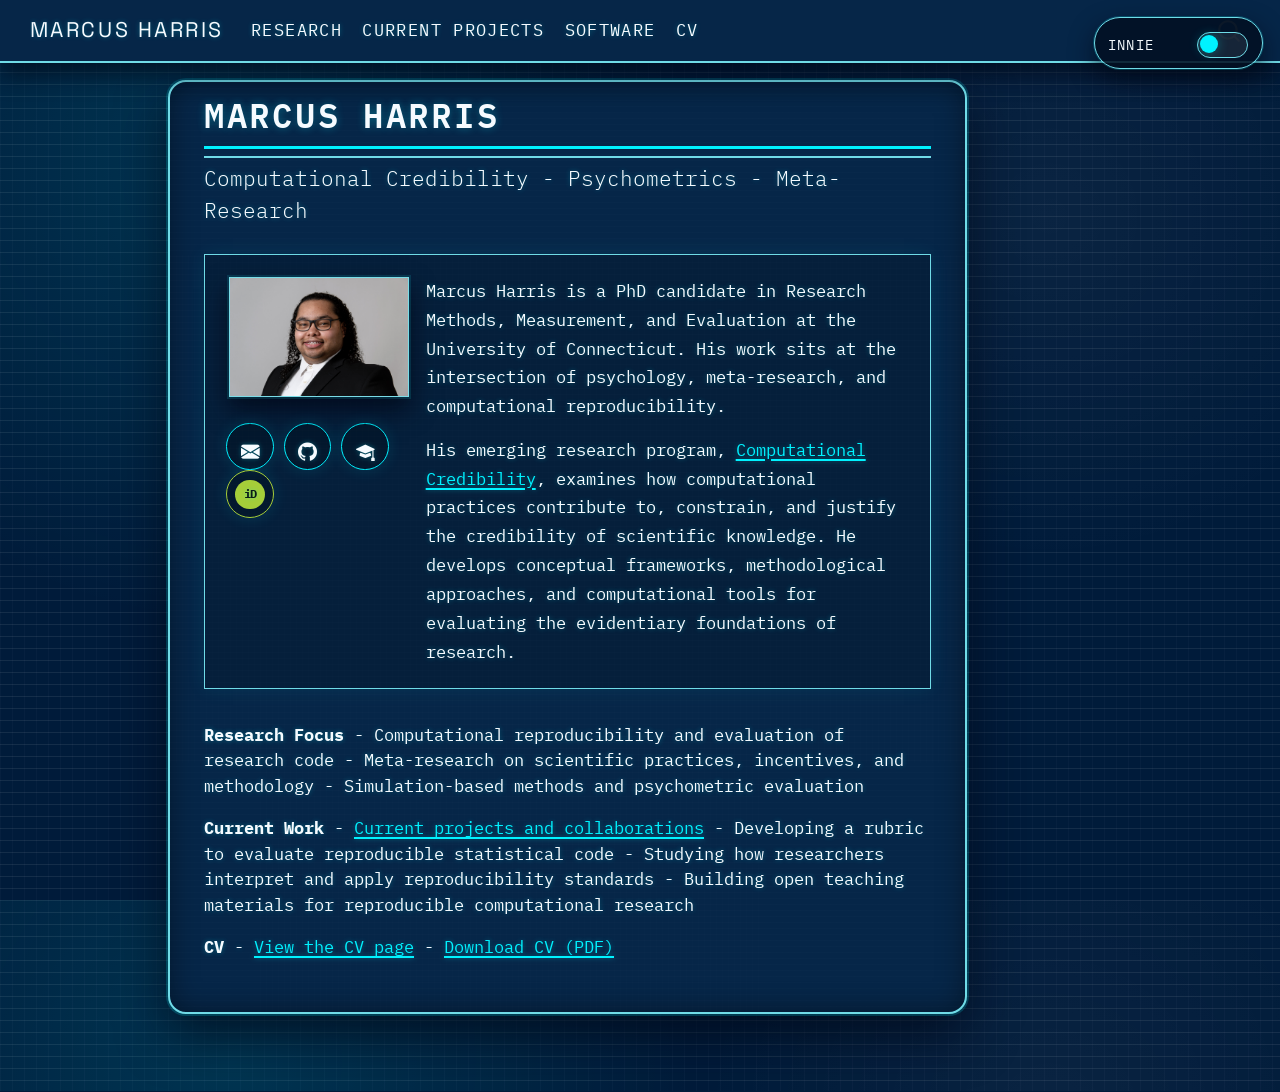
<file: docs/profile.html>
<!DOCTYPE html>
<html xmlns="http://www.w3.org/1999/xhtml" lang="en" xml:lang="en"><head>

<meta charset="utf-8">
<meta name="generator" content="quarto-1.9.38">

<meta name="viewport" content="width=device-width, initial-scale=1.0, user-scalable=yes">


<title>Redirecting – Marcus Harris</title>
<style>
/* Default styles provided by pandoc.
** See https://pandoc.org/MANUAL.html#variables-for-html for config info.
*/
code{white-space: pre-wrap;}
span.smallcaps{font-variant: small-caps;}
div.columns{display: flex; gap: min(4vw, 1.5em);}
div.column{flex: auto; overflow-x: auto;}
div.hanging-indent{margin-left: 1.5em; text-indent: -1.5em;}
ul.task-list{list-style: none;}
ul.task-list li input[type="checkbox"] {
  width: 0.8em;
  margin: 0 0.8em 0.2em -1em; /* quarto-specific, see https://github.com/quarto-dev/quarto-cli/issues/4556 */ 
  vertical-align: middle;
}
</style>


<script src="site_libs/quarto-nav/quarto-nav.js"></script>
<script src="site_libs/quarto-nav/headroom.min.js"></script>
<script src="site_libs/clipboard/clipboard.min.js"></script>
<script src="site_libs/quarto-search/autocomplete.umd.js"></script>
<script src="site_libs/quarto-search/fuse.min.js"></script>
<script src="site_libs/quarto-search/quarto-search.js"></script>
<meta name="quarto:offset" content="./">
<link href="./assets/mh-favicon.jpg" rel="icon" type="image/jpeg">
<script src="site_libs/quarto-html/quarto.js" type="module"></script>
<script src="site_libs/quarto-html/tabsets/tabsets.js" type="module"></script>
<script src="site_libs/quarto-html/popper.min.js"></script>
<script src="site_libs/quarto-html/tippy.umd.min.js"></script>
<script src="site_libs/quarto-html/anchor.min.js"></script>
<link href="site_libs/quarto-html/tippy.css" rel="stylesheet">
<link href="site_libs/quarto-html/quarto-syntax-highlighting-15634bcf2e68342d4ad2dfa704d543f6.css" rel="stylesheet" id="quarto-text-highlighting-styles">
<script src="site_libs/bootstrap/bootstrap.min.js"></script>
<link href="site_libs/bootstrap/bootstrap-icons.css" rel="stylesheet">
<link href="site_libs/bootstrap/bootstrap-ac7d2373332163a239a79b5d8c3fe635.min.css" rel="stylesheet" append-hash="true" id="quarto-bootstrap" data-mode="light">
<script id="quarto-search-options" type="application/json">{
  "location": "navbar",
  "copy-button": false,
  "collapse-after": 3,
  "panel-placement": "end",
  "type": "overlay",
  "limit": 50,
  "keyboard-shortcut": [
    "f",
    "/",
    "s"
  ],
  "show-item-context": false,
  "language": {
    "search-no-results-text": "No results",
    "search-matching-documents-text": "matching documents",
    "search-copy-link-title": "Copy link to search",
    "search-hide-matches-text": "Hide additional matches",
    "search-more-match-text": "more match in this document",
    "search-more-matches-text": "more matches in this document",
    "search-clear-button-title": "Clear",
    "search-text-placeholder": "",
    "search-detached-cancel-button-title": "Cancel",
    "search-submit-button-title": "Submit",
    "search-label": "Search"
  }
}</script>
<script>
  (function () {
    var storageKey = "site-theme";
    try {
      var stored = localStorage.getItem(storageKey);
      if (stored === "light" || stored === "dark") {
        document.documentElement.setAttribute("data-theme", stored);
      } else {
        document.documentElement.setAttribute("data-theme", "dark");
      }
    } catch (_error) {
      document.documentElement.setAttribute("data-theme", "dark");
    }
  })();
</script>
<meta http-equiv="refresh" content="0; url=./index.html">
<link rel="canonical" href="./index.html">


</head>

<body class="nav-fixed quarto-light">

<div id="quarto-search-results"></div>
  <header id="quarto-header" class="headroom fixed-top">
    <nav class="navbar navbar-expand-lg " data-bs-theme="dark">
      <div class="navbar-container container-fluid">
      <div class="navbar-brand-container mx-auto">
    <a class="navbar-brand" href="./index.html">
    <span class="navbar-title">Marcus Harris</span>
    </a>
  </div>
            <div id="quarto-search" class="" title="Search"></div>
          <button class="navbar-toggler" type="button" data-bs-toggle="collapse" data-bs-target="#navbarCollapse" aria-controls="navbarCollapse" role="menu" aria-expanded="false" aria-label="Toggle navigation" onclick="if (window.quartoToggleHeadroom) { window.quartoToggleHeadroom(); }">
  <span class="navbar-toggler-icon"></span>
</button>
          <div class="collapse navbar-collapse" id="navbarCollapse">
            <ul class="navbar-nav navbar-nav-scroll me-auto">
  <li class="nav-item">
    <a class="nav-link" href="./research.html"> 
<span class="menu-text">Research</span></a>
  </li>  
  <li class="nav-item">
    <a class="nav-link" href="./projects.html"> 
<span class="menu-text">Current Projects</span></a>
  </li>  
  <li class="nav-item">
    <a class="nav-link" href="./software.html"> 
<span class="menu-text">Software</span></a>
  </li>  
  <li class="nav-item">
    <a class="nav-link" href="./cv.html"> 
<span class="menu-text">CV</span></a>
  </li>  
</ul>
          </div> <!-- /navcollapse -->
            <div class="quarto-navbar-tools">
</div>
      </div> <!-- /container-fluid -->
    </nav>
</header>
<!-- content -->
<div id="quarto-content" class="quarto-container page-columns page-rows-contents page-layout-article page-navbar">
<!-- sidebar -->
<!-- margin-sidebar -->
    <div id="quarto-margin-sidebar" class="sidebar margin-sidebar zindex-bottom">
        
    </div>
<!-- main -->
<main class="content" id="quarto-document-content">

<header id="title-block-header" class="quarto-title-block default">
<div class="quarto-title">
<h1 class="title">Redirecting</h1>
</div>



<div class="quarto-title-meta">

    
  
    
  </div>
  


</header>


<p>If you are not redirected automatically, go to <a href="./index.html">the homepage</a>.</p>



</main> <!-- /main -->
<button id="theme-toggle" class="theme-toggle" type="button" aria-label="Toggle innie and outie mode" aria-pressed="true">
  <span class="theme-toggle-label">Innie</span>
  <span class="theme-toggle-track" aria-hidden="true">
    <span class="theme-toggle-thumb"></span>
  </span>
</button>

<script>
  (function () {
    var storageKey = "site-theme";

    function getTheme() {
      try {
        var stored = localStorage.getItem(storageKey);
        if (stored === "light" || stored === "dark") {
          return stored;
        }
      } catch (_error) {}
      return document.documentElement.getAttribute("data-theme") || "dark";
    }

    function setTheme(theme) {
      document.documentElement.setAttribute("data-theme", theme);
      try {
        localStorage.setItem(storageKey, theme);
      } catch (_error) {}
    }

    function syncButton(button, theme) {
      var label = button.querySelector(".theme-toggle-label");
      label.textContent = theme === "dark" ? "Innie" : "Outie";
      button.setAttribute("aria-pressed", theme === "dark" ? "true" : "false");
      button.classList.toggle("is-light", theme === "light");
    }

    document.addEventListener("DOMContentLoaded", function () {
      var button = document.getElementById("theme-toggle");
      if (!button) {
        return;
      }

      var theme = getTheme();
      setTheme(theme);
      syncButton(button, theme);

      button.addEventListener("click", function () {
        var current = getTheme();
        var next = current === "dark" ? "light" : "dark";
        setTheme(next);
        syncButton(button, next);
      });
    });
  })();
</script>
<script id="quarto-html-after-body" type="application/javascript">
  window.document.addEventListener("DOMContentLoaded", function (event) {
    const icon = "";
    const anchorJS = new window.AnchorJS();
    anchorJS.options = {
      placement: 'right',
      icon: icon
    };
    anchorJS.add('.anchored');
    const isCodeAnnotation = (el) => {
      for (const clz of el.classList) {
        if (clz.startsWith('code-annotation-')) {                     
          return true;
        }
      }
      return false;
    }
    const onCopySuccess = function(e) {
      // button target
      const button = e.trigger;
      // don't keep focus
      button.blur();
      // flash "checked"
      button.classList.add('code-copy-button-checked');
      var currentTitle = button.getAttribute("title");
      button.setAttribute("title", "Copied!");
      let tooltip;
      if (window.bootstrap) {
        button.setAttribute("data-bs-toggle", "tooltip");
        button.setAttribute("data-bs-placement", "left");
        button.setAttribute("data-bs-title", "Copied!");
        tooltip = new bootstrap.Tooltip(button, 
          { trigger: "manual", 
            customClass: "code-copy-button-tooltip",
            offset: [0, -8]});
        tooltip.show();    
      }
      setTimeout(function() {
        if (tooltip) {
          tooltip.hide();
          button.removeAttribute("data-bs-title");
          button.removeAttribute("data-bs-toggle");
          button.removeAttribute("data-bs-placement");
        }
        button.setAttribute("title", currentTitle);
        button.classList.remove('code-copy-button-checked');
      }, 1000);
      // clear code selection
      e.clearSelection();
    }
    const getTextToCopy = function(trigger) {
      const outerScaffold = trigger.parentElement.cloneNode(true);
      const codeEl = outerScaffold.querySelector('code');
      for (const childEl of codeEl.children) {
        if (isCodeAnnotation(childEl)) {
          childEl.remove();
        }
      }
      return codeEl.innerText;
    }
    const clipboard = new window.ClipboardJS('.code-copy-button:not([data-in-quarto-modal])', {
      text: getTextToCopy
    });
    clipboard.on('success', onCopySuccess);
    if (window.document.getElementById('quarto-embedded-source-code-modal')) {
      const clipboardModal = new window.ClipboardJS('.code-copy-button[data-in-quarto-modal]', {
        text: getTextToCopy,
        container: window.document.getElementById('quarto-embedded-source-code-modal')
      });
      clipboardModal.on('success', onCopySuccess);
    }
      var localhostRegex = new RegExp(/^(?:http|https):\/\/localhost\:?[0-9]*\//);
      var mailtoRegex = new RegExp(/^mailto:/);
        var filterRegex = new RegExp('/' + window.location.host + '/');
      var isInternal = (href) => {
          return filterRegex.test(href) || localhostRegex.test(href) || mailtoRegex.test(href);
      }
      // Inspect non-navigation links and adorn them if external
     var links = window.document.querySelectorAll('a[href]:not(.nav-link):not(.navbar-brand):not(.toc-action):not(.sidebar-link):not(.sidebar-item-toggle):not(.pagination-link):not(.no-external):not([aria-hidden]):not(.dropdown-item):not(.quarto-navigation-tool):not(.about-link)');
      for (var i=0; i<links.length; i++) {
        const link = links[i];
        if (!isInternal(link.href)) {
          // undo the damage that might have been done by quarto-nav.js in the case of
          // links that we want to consider external
          if (link.dataset.originalHref !== undefined) {
            link.href = link.dataset.originalHref;
          }
        }
      }
    function tippyHover(el, contentFn, onTriggerFn, onUntriggerFn) {
      const config = {
        allowHTML: true,
        maxWidth: 500,
        delay: 100,
        arrow: false,
        appendTo: function(el) {
            return el.parentElement;
        },
        interactive: true,
        interactiveBorder: 10,
        theme: 'quarto',
        placement: 'bottom-start',
      };
      if (contentFn) {
        config.content = contentFn;
      }
      if (onTriggerFn) {
        config.onTrigger = onTriggerFn;
      }
      if (onUntriggerFn) {
        config.onUntrigger = onUntriggerFn;
      }
      window.tippy(el, config); 
    }
    const noterefs = window.document.querySelectorAll('a[role="doc-noteref"]');
    for (var i=0; i<noterefs.length; i++) {
      const ref = noterefs[i];
      tippyHover(ref, function() {
        // use id or data attribute instead here
        let href = ref.getAttribute('data-footnote-href') || ref.getAttribute('href');
        try { href = new URL(href).hash; } catch {}
        const id = href.replace(/^#\/?/, "");
        const note = window.document.getElementById(id);
        if (note) {
          return note.innerHTML;
        } else {
          return "";
        }
      });
    }
    const xrefs = window.document.querySelectorAll('a.quarto-xref');
    const processXRef = (id, note) => {
      // Strip column container classes
      const stripColumnClz = (el) => {
        el.classList.remove("page-full", "page-columns");
        if (el.children) {
          for (const child of el.children) {
            stripColumnClz(child);
          }
        }
      }
      stripColumnClz(note)
      if (id === null || id.startsWith('sec-')) {
        // Special case sections, only their first couple elements
        const container = document.createElement("div");
        if (note.children && note.children.length > 2) {
          container.appendChild(note.children[0].cloneNode(true));
          for (let i = 1; i < note.children.length; i++) {
            const child = note.children[i];
            if (child.tagName === "P" && child.innerText === "") {
              continue;
            } else {
              container.appendChild(child.cloneNode(true));
              break;
            }
          }
          if (window.Quarto?.typesetMath) {
            window.Quarto.typesetMath(container);
          }
          return container.innerHTML
        } else {
          if (window.Quarto?.typesetMath) {
            window.Quarto.typesetMath(note);
          }
          return note.innerHTML;
        }
      } else {
        // Remove any anchor links if they are present
        const anchorLink = note.querySelector('a.anchorjs-link');
        if (anchorLink) {
          anchorLink.remove();
        }
        if (window.Quarto?.typesetMath) {
          window.Quarto.typesetMath(note);
        }
        if (note.classList.contains("callout")) {
          return note.outerHTML;
        } else {
          return note.innerHTML;
        }
      }
    }
    for (var i=0; i<xrefs.length; i++) {
      const xref = xrefs[i];
      tippyHover(xref, undefined, function(instance) {
        instance.disable();
        let url = xref.getAttribute('href');
        let hash = undefined; 
        if (url.startsWith('#')) {
          hash = url;
        } else {
          try { hash = new URL(url).hash; } catch {}
        }
        if (hash) {
          const id = hash.replace(/^#\/?/, "");
          const note = window.document.getElementById(id);
          if (note !== null) {
            try {
              const html = processXRef(id, note.cloneNode(true));
              instance.setContent(html);
            } finally {
              instance.enable();
              instance.show();
            }
          } else {
            // See if we can fetch this
            fetch(url.split('#')[0])
            .then(res => res.text())
            .then(html => {
              const parser = new DOMParser();
              const htmlDoc = parser.parseFromString(html, "text/html");
              const note = htmlDoc.getElementById(id);
              if (note !== null) {
                const html = processXRef(id, note);
                instance.setContent(html);
              } 
            }).finally(() => {
              instance.enable();
              instance.show();
            });
          }
        } else {
          // See if we can fetch a full url (with no hash to target)
          // This is a special case and we should probably do some content thinning / targeting
          fetch(url)
          .then(res => res.text())
          .then(html => {
            const parser = new DOMParser();
            const htmlDoc = parser.parseFromString(html, "text/html");
            const note = htmlDoc.querySelector('main.content');
            if (note !== null) {
              // This should only happen for chapter cross references
              // (since there is no id in the URL)
              // remove the first header
              if (note.children.length > 0 && note.children[0].tagName === "HEADER") {
                note.children[0].remove();
              }
              const html = processXRef(null, note);
              instance.setContent(html);
            } 
          }).finally(() => {
            instance.enable();
            instance.show();
          });
        }
      }, function(instance) {
      });
    }
        let selectedAnnoteEl;
        const selectorForAnnotation = ( cell, annotation) => {
          let cellAttr = 'data-code-cell="' + cell + '"';
          let lineAttr = 'data-code-annotation="' +  annotation + '"';
          const selector = 'span[' + cellAttr + '][' + lineAttr + ']';
          return selector;
        }
        const selectCodeLines = (annoteEl) => {
          const doc = window.document;
          const targetCell = annoteEl.getAttribute("data-target-cell");
          const targetAnnotation = annoteEl.getAttribute("data-target-annotation");
          const annoteSpan = window.document.querySelector(selectorForAnnotation(targetCell, targetAnnotation));
          const lines = annoteSpan.getAttribute("data-code-lines").split(",");
          const lineIds = lines.map((line) => {
            return targetCell + "-" + line;
          })
          let top = null;
          let height = null;
          let parent = null;
          if (lineIds.length > 0) {
              //compute the position of the single el (top and bottom and make a div)
              const el = window.document.getElementById(lineIds[0]);
              top = el.offsetTop;
              height = el.offsetHeight;
              parent = el.parentElement.parentElement;
            if (lineIds.length > 1) {
              const lastEl = window.document.getElementById(lineIds[lineIds.length - 1]);
              const bottom = lastEl.offsetTop + lastEl.offsetHeight;
              height = bottom - top;
            }
            if (top !== null && height !== null && parent !== null) {
              // cook up a div (if necessary) and position it 
              let div = window.document.getElementById("code-annotation-line-highlight");
              if (div === null) {
                div = window.document.createElement("div");
                div.setAttribute("id", "code-annotation-line-highlight");
                div.style.position = 'absolute';
                parent.appendChild(div);
              }
              div.style.top = top - 2 + "px";
              div.style.height = height + 4 + "px";
              div.style.left = 0;
              let gutterDiv = window.document.getElementById("code-annotation-line-highlight-gutter");
              if (gutterDiv === null) {
                gutterDiv = window.document.createElement("div");
                gutterDiv.setAttribute("id", "code-annotation-line-highlight-gutter");
                gutterDiv.style.position = 'absolute';
                const codeCell = window.document.getElementById(targetCell);
                const gutter = codeCell.querySelector('.code-annotation-gutter');
                gutter.appendChild(gutterDiv);
              }
              gutterDiv.style.top = top - 2 + "px";
              gutterDiv.style.height = height + 4 + "px";
            }
            selectedAnnoteEl = annoteEl;
          }
        };
        const unselectCodeLines = () => {
          const elementsIds = ["code-annotation-line-highlight", "code-annotation-line-highlight-gutter"];
          elementsIds.forEach((elId) => {
            const div = window.document.getElementById(elId);
            if (div) {
              div.remove();
            }
          });
          selectedAnnoteEl = undefined;
        };
          // Handle positioning of the toggle
      window.addEventListener(
        "resize",
        throttle(() => {
          elRect = undefined;
          if (selectedAnnoteEl) {
            selectCodeLines(selectedAnnoteEl);
          }
        }, 10)
      );
      function throttle(fn, ms) {
      let throttle = false;
      let timer;
        return (...args) => {
          if(!throttle) { // first call gets through
              fn.apply(this, args);
              throttle = true;
          } else { // all the others get throttled
              if(timer) clearTimeout(timer); // cancel #2
              timer = setTimeout(() => {
                fn.apply(this, args);
                timer = throttle = false;
              }, ms);
          }
        };
      }
        // Attach click handler to the DT
        const annoteDls = window.document.querySelectorAll('dt[data-target-cell]');
        for (const annoteDlNode of annoteDls) {
          annoteDlNode.addEventListener('click', (event) => {
            const clickedEl = event.target;
            if (clickedEl !== selectedAnnoteEl) {
              unselectCodeLines();
              const activeEl = window.document.querySelector('dt[data-target-cell].code-annotation-active');
              if (activeEl) {
                activeEl.classList.remove('code-annotation-active');
              }
              selectCodeLines(clickedEl);
              clickedEl.classList.add('code-annotation-active');
            } else {
              // Unselect the line
              unselectCodeLines();
              clickedEl.classList.remove('code-annotation-active');
            }
          });
        }
    const findCites = (el) => {
      const parentEl = el.parentElement;
      if (parentEl) {
        const cites = parentEl.dataset.cites;
        if (cites) {
          return {
            el,
            cites: cites.split(' ')
          };
        } else {
          return findCites(el.parentElement)
        }
      } else {
        return undefined;
      }
    };
    var bibliorefs = window.document.querySelectorAll('a[role="doc-biblioref"]');
    for (var i=0; i<bibliorefs.length; i++) {
      const ref = bibliorefs[i];
      const citeInfo = findCites(ref);
      if (citeInfo) {
        tippyHover(citeInfo.el, function() {
          var popup = window.document.createElement('div');
          citeInfo.cites.forEach(function(cite) {
            var citeDiv = window.document.createElement('div');
            citeDiv.classList.add('hanging-indent');
            citeDiv.classList.add('csl-entry');
            var biblioDiv = window.document.getElementById('ref-' + cite);
            if (biblioDiv) {
              citeDiv.innerHTML = biblioDiv.innerHTML;
            }
            popup.appendChild(citeDiv);
          });
          return popup.innerHTML;
        });
      }
    }
  });
  </script>
</div> <!-- /content -->




</body></html>
</file>
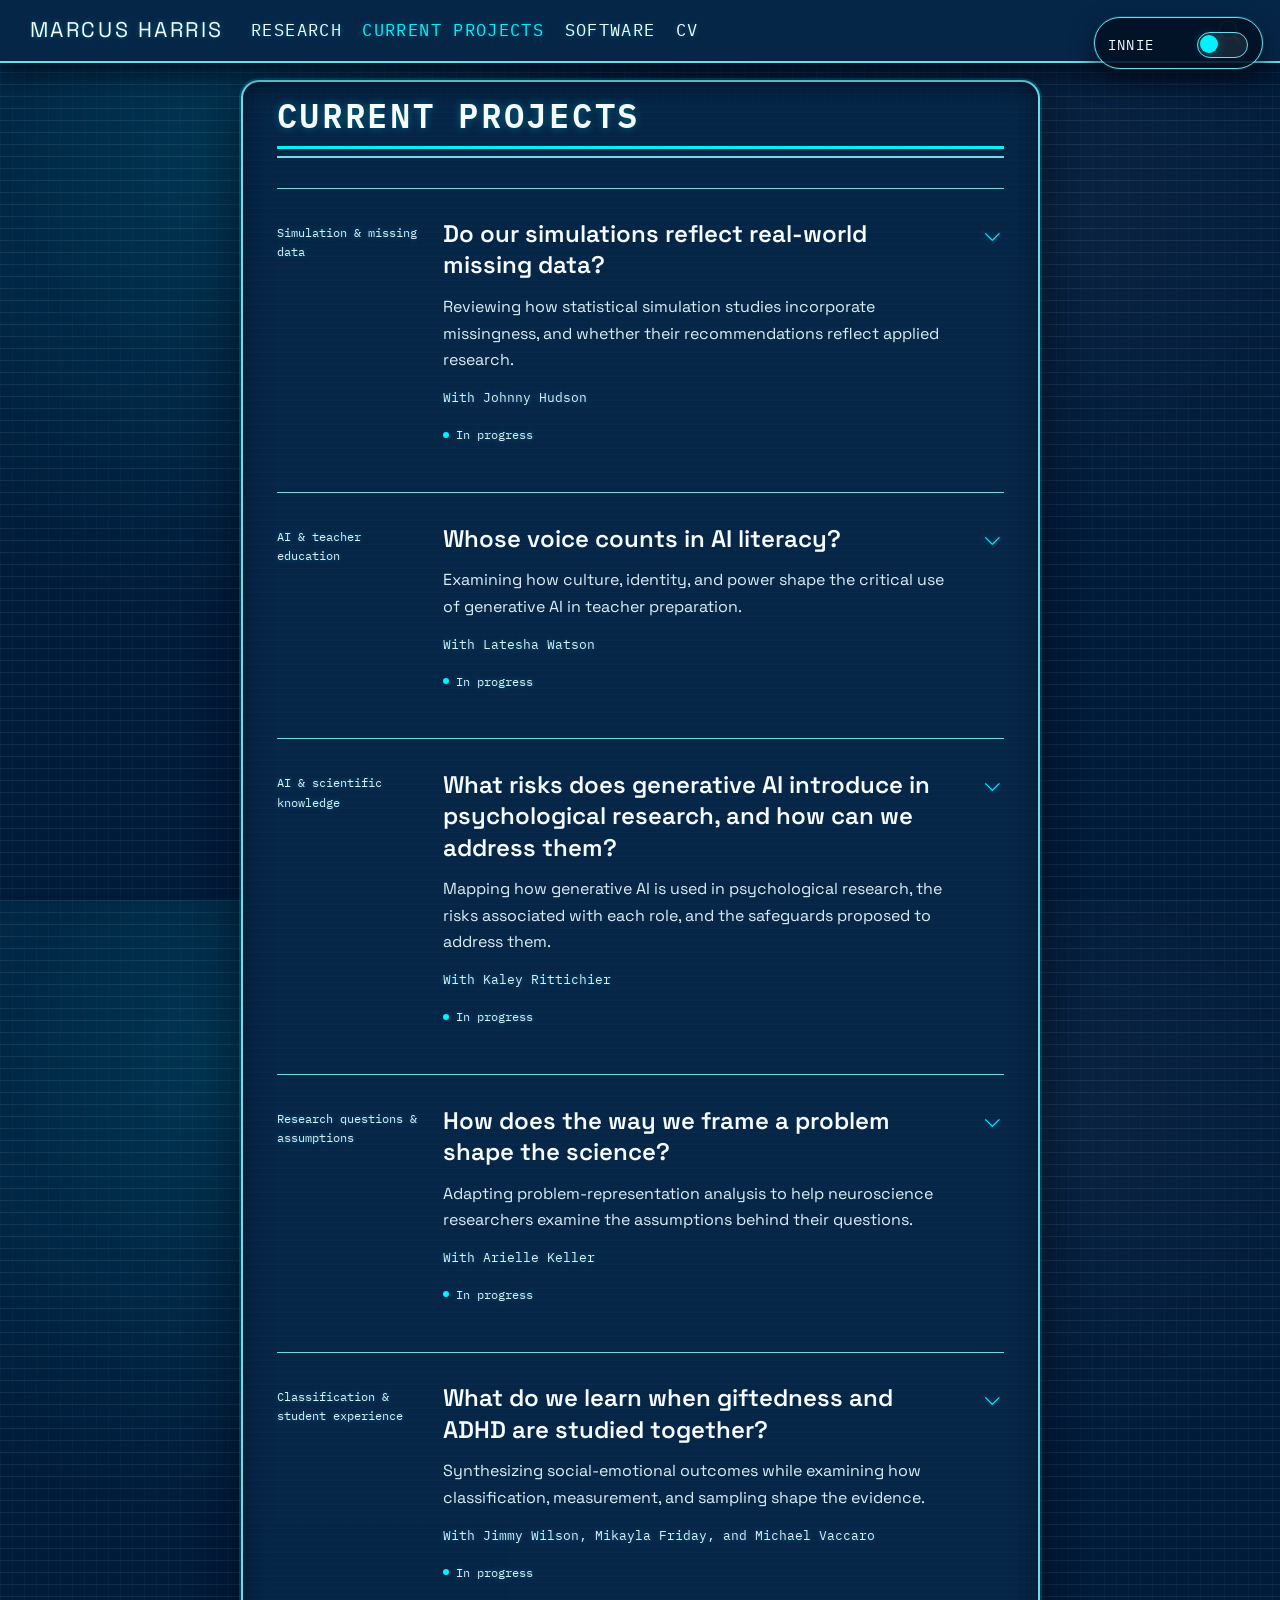
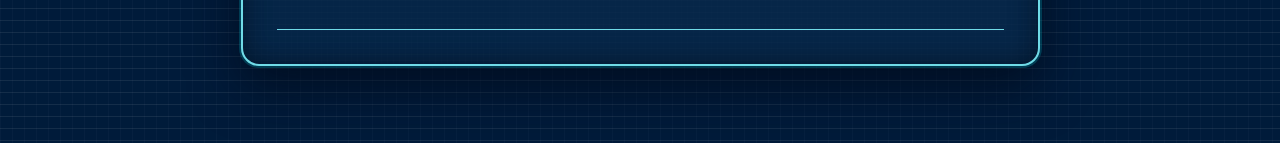
<file: docs/projects.html>
<!DOCTYPE html>
<html xmlns="http://www.w3.org/1999/xhtml" lang="en" xml:lang="en"><head>

<meta charset="utf-8">
<meta name="generator" content="quarto-1.9.38">

<meta name="viewport" content="width=device-width, initial-scale=1.0, user-scalable=yes">


<title>Current Projects – Marcus Harris</title>
<style>
/* Default styles provided by pandoc.
** See https://pandoc.org/MANUAL.html#variables-for-html for config info.
*/
code{white-space: pre-wrap;}
span.smallcaps{font-variant: small-caps;}
div.columns{display: flex; gap: min(4vw, 1.5em);}
div.column{flex: auto; overflow-x: auto;}
div.hanging-indent{margin-left: 1.5em; text-indent: -1.5em;}
ul.task-list{list-style: none;}
ul.task-list li input[type="checkbox"] {
  width: 0.8em;
  margin: 0 0.8em 0.2em -1em; /* quarto-specific, see https://github.com/quarto-dev/quarto-cli/issues/4556 */ 
  vertical-align: middle;
}
</style>


<script src="site_libs/quarto-nav/quarto-nav.js"></script>
<script src="site_libs/quarto-nav/headroom.min.js"></script>
<script src="site_libs/clipboard/clipboard.min.js"></script>
<script src="site_libs/quarto-search/autocomplete.umd.js"></script>
<script src="site_libs/quarto-search/fuse.min.js"></script>
<script src="site_libs/quarto-search/quarto-search.js"></script>
<meta name="quarto:offset" content="./">
<link href="./assets/mh-favicon.jpg" rel="icon" type="image/jpeg">
<script src="site_libs/quarto-html/quarto.js" type="module"></script>
<script src="site_libs/quarto-html/tabsets/tabsets.js" type="module"></script>
<script src="site_libs/quarto-html/popper.min.js"></script>
<script src="site_libs/quarto-html/tippy.umd.min.js"></script>
<script src="site_libs/quarto-html/anchor.min.js"></script>
<link href="site_libs/quarto-html/tippy.css" rel="stylesheet">
<link href="site_libs/quarto-html/quarto-syntax-highlighting-15634bcf2e68342d4ad2dfa704d543f6.css" rel="stylesheet" id="quarto-text-highlighting-styles">
<script src="site_libs/bootstrap/bootstrap.min.js"></script>
<link href="site_libs/bootstrap/bootstrap-icons.css" rel="stylesheet">
<link href="site_libs/bootstrap/bootstrap-ac7d2373332163a239a79b5d8c3fe635.min.css" rel="stylesheet" append-hash="true" id="quarto-bootstrap" data-mode="light">
<script id="quarto-search-options" type="application/json">{
  "location": "navbar",
  "copy-button": false,
  "collapse-after": 3,
  "panel-placement": "end",
  "type": "overlay",
  "limit": 50,
  "keyboard-shortcut": [
    "f",
    "/",
    "s"
  ],
  "show-item-context": false,
  "language": {
    "search-no-results-text": "No results",
    "search-matching-documents-text": "matching documents",
    "search-copy-link-title": "Copy link to search",
    "search-hide-matches-text": "Hide additional matches",
    "search-more-match-text": "more match in this document",
    "search-more-matches-text": "more matches in this document",
    "search-clear-button-title": "Clear",
    "search-text-placeholder": "",
    "search-detached-cancel-button-title": "Cancel",
    "search-submit-button-title": "Submit",
    "search-label": "Search"
  }
}</script>
<script>
  (function () {
    var storageKey = "site-theme";
    try {
      var stored = localStorage.getItem(storageKey);
      if (stored === "light" || stored === "dark") {
        document.documentElement.setAttribute("data-theme", stored);
      } else {
        document.documentElement.setAttribute("data-theme", "dark");
      }
    } catch (_error) {
      document.documentElement.setAttribute("data-theme", "dark");
    }
  })();
</script>


<link rel="stylesheet" href="projects.css">
</head>

<body class="nav-fixed fullcontent quarto-light">

<div id="quarto-search-results"></div>
  <header id="quarto-header" class="headroom fixed-top">
    <nav class="navbar navbar-expand-lg " data-bs-theme="dark">
      <div class="navbar-container container-fluid">
      <div class="navbar-brand-container mx-auto">
    <a class="navbar-brand" href="./index.html">
    <span class="navbar-title">Marcus Harris</span>
    </a>
  </div>
            <div id="quarto-search" class="" title="Search"></div>
          <button class="navbar-toggler" type="button" data-bs-toggle="collapse" data-bs-target="#navbarCollapse" aria-controls="navbarCollapse" role="menu" aria-expanded="false" aria-label="Toggle navigation" onclick="if (window.quartoToggleHeadroom) { window.quartoToggleHeadroom(); }">
  <span class="navbar-toggler-icon"></span>
</button>
          <div class="collapse navbar-collapse" id="navbarCollapse">
            <ul class="navbar-nav navbar-nav-scroll me-auto">
  <li class="nav-item">
    <a class="nav-link" href="./research.html"> 
<span class="menu-text">Research</span></a>
  </li>  
  <li class="nav-item">
    <a class="nav-link active" href="./projects.html" aria-current="page"> 
<span class="menu-text">Current Projects</span></a>
  </li>  
  <li class="nav-item">
    <a class="nav-link" href="./software.html"> 
<span class="menu-text">Software</span></a>
  </li>  
  <li class="nav-item">
    <a class="nav-link" href="./cv.html"> 
<span class="menu-text">CV</span></a>
  </li>  
</ul>
          </div> <!-- /navcollapse -->
            <div class="quarto-navbar-tools">
</div>
      </div> <!-- /container-fluid -->
    </nav>
</header>
<!-- content -->
<div id="quarto-content" class="quarto-container page-columns page-rows-contents page-layout-article page-navbar">
<!-- sidebar -->
<!-- margin-sidebar -->
    
<!-- main -->
<main class="content" id="quarto-document-content">

<header id="title-block-header" class="quarto-title-block default">
<div class="quarto-title">
<h1 class="title">Current Projects</h1>
</div>



<div class="quarto-title-meta">

    
  
    
  </div>
  


</header>


<div class="project-portfolio">
<details class="project-row" id="project-1">
<summary>
<span class="project-topic">Simulation &amp; missing data</span>
<div class="project-overview">
<h2 class="project-question anchored">
Do our simulations reflect real-world missing data?
</h2>
<p class="project-deck">
Reviewing how statistical simulation studies incorporate missingness, and whether their recommendations reflect applied research.
</p>
<p class="project-collaborators">
With Johnny Hudson
</p>
<p><span class="project-status"><span aria-hidden="true"></span>In progress</span></p>
</div>
<i class="bi bi-chevron-down project-chevron" aria-hidden="true"></i>
</summary>
<section id="missing-data-designs-in-monte-carlo-simulation-research-a-systematic-review" class="level3 project-description">
<h3 class="anchored" data-anchor-id="missing-data-designs-in-monte-carlo-simulation-research-a-systematic-review">Missing Data Designs in Monte Carlo Simulation Research: A Systematic Review</h3>
<p>Monte Carlo simulation studies provide much of the empirical foundation for evaluating statistical methods, informing recommendations about estimator performance, standard errors, model fit, and statistical inference. These simulations establish how methods perform under specified conditions, and their findings often guide researchers working with complex behavioral, educational, and psychological data. However, real-world datasets are rarely complete, and it remains unclear how frequently methodological simulation studies incorporate missingness into their data-generating conditions. When statistical procedures are evaluated primarily using complete data, their reported performance may not adequately represent the conditions under which applied researchers ultimately use them. This project systematically reviews Monte Carlo simulation studies published in four leading methodological journals: <em>Psychometrika</em>, <em>Psychological Methods</em>, <em>Structural Equation Modeling</em>, and the <em>Journal of Educational and Behavioral Statistics</em>. We examine the prevalence of incomplete-data conditions, the treatment of missingness when incorporated, and the correspondence between published simulation descriptions and available computational code. By investigating whether simulation-based methodological recommendations reflect common features of applied research, this review aims to evaluate the ecological relevance, transparency, and evidentiary foundations of statistical simulation research.</p>
</section>
</details>
<details class="project-row" id="project-2">
<summary>
<span class="project-topic">AI &amp; teacher education</span>
<div class="project-overview">
<h2 class="project-question anchored">
Whose voice counts in AI literacy?
</h2>
<p class="project-deck">
Examining how culture, identity, and power shape the critical use of generative AI in teacher preparation.
</p>
<p class="project-collaborators">
With Latesha Watson
</p>
<p><span class="project-status"><span aria-hidden="true"></span>In progress</span></p>
</div>
<i class="bi bi-chevron-down project-chevron" aria-hidden="true"></i>
</summary>
<section id="generative-ai-literacy-in-teacher-education-an-integrative-review-of-cultural-responsiveness-and-voice" class="level3 project-description">
<h3 class="anchored" data-anchor-id="generative-ai-literacy-in-teacher-education-an-integrative-review-of-cultural-responsiveness-and-voice">Generative AI Literacy in Teacher Education: An Integrative Review of Cultural Responsiveness and Voice</h3>
<p>Generative artificial intelligence is increasingly shaping educational practice, creating new expectations for how teachers and students evaluate information, challenge algorithmic outputs, and exercise independent judgment. AI literacy frameworks frequently emphasize the importance of critically questioning generated content, identifying bias, and rejecting inaccurate or misleading information. However, these practices are not culturally neutral. Behaviors interpreted as critical inquiry in one educational context may be perceived as disrespect, defiance, or inappropriate challenges to authority in another, particularly when expectations surrounding language, tone, and professional conduct are shaped by race, culture, and institutional power. Moreover, AI systems may privilege dominant linguistic conventions and forms of knowledge while marginalizing culturally situated ways of communicating and understanding the world. This integrative review examines the intersection of generative AI literacy, culturally responsive and sustaining pedagogy, and teacher preparation, with particular attention to epistemic authority, cultural voice, and the social conditions governing critique. The project seeks to develop a critical perspective on AI literacy that prepares future teachers not merely to use generative systems effectively, but to recognize how technology, identity, and power shape whose knowledge is treated as legitimate.</p>
</section>
</details>
<details class="project-row" id="project-3">
<summary>
<span class="project-topic">AI &amp; scientific knowledge</span>
<div class="project-overview">
<h2 class="project-question anchored">
What risks does generative AI introduce in psychological research, and how can we address them?
</h2>
<p class="project-deck">
Mapping how generative AI is used in psychological research, the risks associated with each role, and the safeguards proposed to address them.
</p>
<p class="project-collaborators">
With Kaley Rittichier
</p>
<p><span class="project-status"><span aria-hidden="true"></span>In progress</span></p>
</div>
<i class="bi bi-chevron-down project-chevron" aria-hidden="true"></i>
</summary>
<section id="generative-artificial-intelligence-epistemology-and-epistemic-risk-in-psychological-research-a-scoping-review" class="level3 project-description">
<h3 class="anchored" data-anchor-id="generative-artificial-intelligence-epistemology-and-epistemic-risk-in-psychological-research-a-scoping-review">Generative Artificial Intelligence, Epistemology, and Epistemic Risk in Psychological Research: A Scoping Review</h3>
<p>Generative artificial intelligence is increasingly incorporated into psychological research, supporting activities ranging from literature synthesis and scientific writing to statistical programming, data analysis, measurement, and participant simulation. These applications create opportunities to expand researchers’ capabilities and improve scientific workflows. However, treating generative AI use as a single methodological category obscures important differences in how these systems participate in knowledge production. An AI-generated citation, a statistical analysis produced through generated code, and synthetic participant responses occupy fundamentally different epistemic roles, and errors in each context have different consequences for scientific inference. The methodological concern is therefore not simply whether generative AI produces inaccurate information, but how its particular function influences the credibility, interpretation, and justification of scientific knowledge. This scoping review examines how generative AI is used in psychological and related research, the epistemic functions it performs, the risks associated with those functions, and the safeguards proposed to manage them. Drawing on the relationship between ontology, epistemology, and methodology, the project aims to develop a conceptual framework connecting AI’s role in research to the verification, transparency, and accountability practices warranted by that role.</p>
</section>
</details>
<details class="project-row" id="project-4">
<summary>
<span class="project-topic">Research questions &amp; assumptions</span>
<div class="project-overview">
<h2 class="project-question anchored">
How does the way we frame a problem shape the science?
</h2>
<p class="project-deck">
Adapting problem-representation analysis to help neuroscience researchers examine the assumptions behind their questions.
</p>
<p class="project-collaborators">
With Arielle Keller
</p>
<p><span class="project-status"><span aria-hidden="true"></span>In progress</span></p>
</div>
<i class="bi bi-chevron-down project-chevron" aria-hidden="true"></i>
</summary>
<section id="whats-the-problem-represented-to-be-a-conceptual-framework-using-a-cognitive-developmental-neuroscience-example" class="level3 project-description">
<h3 class="anchored" data-anchor-id="whats-the-problem-represented-to-be-a-conceptual-framework-using-a-cognitive-developmental-neuroscience-example">What’s the Problem Represented to Be? A Conceptual Framework Using a Cognitive Developmental Neuroscience Example</h3>
<p>Scientific research is organized around questions that define what requires explanation, which constructs deserve investigation, and what evidence is considered relevant. In cognitive developmental neuroscience, these questions shape the selection of populations, experimental tasks, measurement instruments, and theoretical explanations of brain-behavior relationships. However, research questions are not neutral representations of naturally occurring problems. They reflect underlying assumptions about how problems are defined, whose perspectives are represented, and which explanations are considered scientifically meaningful. When these assumptions remain unexamined, researchers may develop increasingly sophisticated methods for investigating problems whose original formulation unnecessarily constrains the inquiry. This conceptual paper adapts Carol Bacchi’s <em>What’s the Problem Represented to Be?</em> framework, originally developed for policy analysis, to the formulation and evaluation of research questions in developmental cognitive neuroscience. By integrating problem-representation analysis with systems thinking, the project aims to provide researchers with a structured approach to identifying implicit assumptions, considering alternative problem formulations, and examining opportunities for intervention at different levels of a scientific system. The paper also proposes an AI-assisted prototype to support researchers in critically reflecting on and refining their research questions.</p>
</section>
</details>
<details class="project-row" id="project-5">
<summary>
<span class="project-topic">Classification &amp; student experience</span>
<div class="project-overview">
<h2 class="project-question anchored">
What do we learn when giftedness and ADHD are studied together?
</h2>
<p class="project-deck">
Synthesizing social-emotional outcomes while examining how classification, measurement, and sampling shape the evidence.
</p>
<p class="project-collaborators">
With Jimmy Wilson, Mikayla Friday, and Michael Vaccaro
</p>
<p><span class="project-status"><span aria-hidden="true"></span>In progress</span></p>
</div>
<i class="bi bi-chevron-down project-chevron" aria-hidden="true"></i>
</summary>
<section id="social-emotional-outcomes-among-twice-exceptional-students-with-adhd-a-critical-quantitative-systematic-review" class="level3 project-description">
<h3 class="anchored" data-anchor-id="social-emotional-outcomes-among-twice-exceptional-students-with-adhd-a-critical-quantitative-systematic-review">Social-Emotional Outcomes Among Twice-Exceptional Students With ADHD: A Critical Quantitative Systematic Review</h3>
<p>Twice-exceptional students with attention-deficit/hyperactivity disorder (2eADHD) possess both advanced abilities and disability-related characteristics, creating complex educational and social-emotional experiences that cannot be adequately understood through either giftedness or disability alone. Quantitative research examining these students has investigated outcomes such as self-esteem, anxiety, peer relationships, social competence, and psychological adjustment. However, the evidence produced by this research depends on how giftedness and ADHD are defined, which students are identified and included, and whether measurement instruments primarily capture difficulties relative to neurotypical expectations rather than strengths, contextual barriers, or differences in lived experience. These decisions are consequential because educational and clinical classification systems may reproduce inequities in whose abilities and support needs become visible. This systematic review synthesizes research on social-emotional outcomes among twice-exceptional students with ADHD while applying a critical quantitative (CritQuant) perspective informed by Disability Critical Race Theory (DisCrit) and neurodiversity scholarship. Beyond summarizing reported outcomes, the project examines how classification, measurement, sampling, and interpretation shape the available evidence, with the goal of supporting more contextually informed, strengths-based, and methodologically defensible research.</p>
</section>
</details>
</div>



</main> <!-- /main -->
<button id="theme-toggle" class="theme-toggle" type="button" aria-label="Toggle innie and outie mode" aria-pressed="true">
  <span class="theme-toggle-label">Innie</span>
  <span class="theme-toggle-track" aria-hidden="true">
    <span class="theme-toggle-thumb"></span>
  </span>
</button>

<script>
  (function () {
    var storageKey = "site-theme";

    function getTheme() {
      try {
        var stored = localStorage.getItem(storageKey);
        if (stored === "light" || stored === "dark") {
          return stored;
        }
      } catch (_error) {}
      return document.documentElement.getAttribute("data-theme") || "dark";
    }

    function setTheme(theme) {
      document.documentElement.setAttribute("data-theme", theme);
      try {
        localStorage.setItem(storageKey, theme);
      } catch (_error) {}
    }

    function syncButton(button, theme) {
      var label = button.querySelector(".theme-toggle-label");
      label.textContent = theme === "dark" ? "Innie" : "Outie";
      button.setAttribute("aria-pressed", theme === "dark" ? "true" : "false");
      button.classList.toggle("is-light", theme === "light");
    }

    document.addEventListener("DOMContentLoaded", function () {
      var button = document.getElementById("theme-toggle");
      if (!button) {
        return;
      }

      var theme = getTheme();
      setTheme(theme);
      syncButton(button, theme);

      button.addEventListener("click", function () {
        var current = getTheme();
        var next = current === "dark" ? "light" : "dark";
        setTheme(next);
        syncButton(button, next);
      });
    });
  })();
</script>
<script id="quarto-html-after-body" type="application/javascript">
  window.document.addEventListener("DOMContentLoaded", function (event) {
    const icon = "";
    const anchorJS = new window.AnchorJS();
    anchorJS.options = {
      placement: 'right',
      icon: icon
    };
    anchorJS.add('.anchored');
    const isCodeAnnotation = (el) => {
      for (const clz of el.classList) {
        if (clz.startsWith('code-annotation-')) {                     
          return true;
        }
      }
      return false;
    }
    const onCopySuccess = function(e) {
      // button target
      const button = e.trigger;
      // don't keep focus
      button.blur();
      // flash "checked"
      button.classList.add('code-copy-button-checked');
      var currentTitle = button.getAttribute("title");
      button.setAttribute("title", "Copied!");
      let tooltip;
      if (window.bootstrap) {
        button.setAttribute("data-bs-toggle", "tooltip");
        button.setAttribute("data-bs-placement", "left");
        button.setAttribute("data-bs-title", "Copied!");
        tooltip = new bootstrap.Tooltip(button, 
          { trigger: "manual", 
            customClass: "code-copy-button-tooltip",
            offset: [0, -8]});
        tooltip.show();    
      }
      setTimeout(function() {
        if (tooltip) {
          tooltip.hide();
          button.removeAttribute("data-bs-title");
          button.removeAttribute("data-bs-toggle");
          button.removeAttribute("data-bs-placement");
        }
        button.setAttribute("title", currentTitle);
        button.classList.remove('code-copy-button-checked');
      }, 1000);
      // clear code selection
      e.clearSelection();
    }
    const getTextToCopy = function(trigger) {
      const outerScaffold = trigger.parentElement.cloneNode(true);
      const codeEl = outerScaffold.querySelector('code');
      for (const childEl of codeEl.children) {
        if (isCodeAnnotation(childEl)) {
          childEl.remove();
        }
      }
      return codeEl.innerText;
    }
    const clipboard = new window.ClipboardJS('.code-copy-button:not([data-in-quarto-modal])', {
      text: getTextToCopy
    });
    clipboard.on('success', onCopySuccess);
    if (window.document.getElementById('quarto-embedded-source-code-modal')) {
      const clipboardModal = new window.ClipboardJS('.code-copy-button[data-in-quarto-modal]', {
        text: getTextToCopy,
        container: window.document.getElementById('quarto-embedded-source-code-modal')
      });
      clipboardModal.on('success', onCopySuccess);
    }
      var localhostRegex = new RegExp(/^(?:http|https):\/\/localhost\:?[0-9]*\//);
      var mailtoRegex = new RegExp(/^mailto:/);
        var filterRegex = new RegExp('/' + window.location.host + '/');
      var isInternal = (href) => {
          return filterRegex.test(href) || localhostRegex.test(href) || mailtoRegex.test(href);
      }
      // Inspect non-navigation links and adorn them if external
     var links = window.document.querySelectorAll('a[href]:not(.nav-link):not(.navbar-brand):not(.toc-action):not(.sidebar-link):not(.sidebar-item-toggle):not(.pagination-link):not(.no-external):not([aria-hidden]):not(.dropdown-item):not(.quarto-navigation-tool):not(.about-link)');
      for (var i=0; i<links.length; i++) {
        const link = links[i];
        if (!isInternal(link.href)) {
          // undo the damage that might have been done by quarto-nav.js in the case of
          // links that we want to consider external
          if (link.dataset.originalHref !== undefined) {
            link.href = link.dataset.originalHref;
          }
        }
      }
    function tippyHover(el, contentFn, onTriggerFn, onUntriggerFn) {
      const config = {
        allowHTML: true,
        maxWidth: 500,
        delay: 100,
        arrow: false,
        appendTo: function(el) {
            return el.parentElement;
        },
        interactive: true,
        interactiveBorder: 10,
        theme: 'quarto',
        placement: 'bottom-start',
      };
      if (contentFn) {
        config.content = contentFn;
      }
      if (onTriggerFn) {
        config.onTrigger = onTriggerFn;
      }
      if (onUntriggerFn) {
        config.onUntrigger = onUntriggerFn;
      }
      window.tippy(el, config); 
    }
    const noterefs = window.document.querySelectorAll('a[role="doc-noteref"]');
    for (var i=0; i<noterefs.length; i++) {
      const ref = noterefs[i];
      tippyHover(ref, function() {
        // use id or data attribute instead here
        let href = ref.getAttribute('data-footnote-href') || ref.getAttribute('href');
        try { href = new URL(href).hash; } catch {}
        const id = href.replace(/^#\/?/, "");
        const note = window.document.getElementById(id);
        if (note) {
          return note.innerHTML;
        } else {
          return "";
        }
      });
    }
    const xrefs = window.document.querySelectorAll('a.quarto-xref');
    const processXRef = (id, note) => {
      // Strip column container classes
      const stripColumnClz = (el) => {
        el.classList.remove("page-full", "page-columns");
        if (el.children) {
          for (const child of el.children) {
            stripColumnClz(child);
          }
        }
      }
      stripColumnClz(note)
      if (id === null || id.startsWith('sec-')) {
        // Special case sections, only their first couple elements
        const container = document.createElement("div");
        if (note.children && note.children.length > 2) {
          container.appendChild(note.children[0].cloneNode(true));
          for (let i = 1; i < note.children.length; i++) {
            const child = note.children[i];
            if (child.tagName === "P" && child.innerText === "") {
              continue;
            } else {
              container.appendChild(child.cloneNode(true));
              break;
            }
          }
          if (window.Quarto?.typesetMath) {
            window.Quarto.typesetMath(container);
          }
          return container.innerHTML
        } else {
          if (window.Quarto?.typesetMath) {
            window.Quarto.typesetMath(note);
          }
          return note.innerHTML;
        }
      } else {
        // Remove any anchor links if they are present
        const anchorLink = note.querySelector('a.anchorjs-link');
        if (anchorLink) {
          anchorLink.remove();
        }
        if (window.Quarto?.typesetMath) {
          window.Quarto.typesetMath(note);
        }
        if (note.classList.contains("callout")) {
          return note.outerHTML;
        } else {
          return note.innerHTML;
        }
      }
    }
    for (var i=0; i<xrefs.length; i++) {
      const xref = xrefs[i];
      tippyHover(xref, undefined, function(instance) {
        instance.disable();
        let url = xref.getAttribute('href');
        let hash = undefined; 
        if (url.startsWith('#')) {
          hash = url;
        } else {
          try { hash = new URL(url).hash; } catch {}
        }
        if (hash) {
          const id = hash.replace(/^#\/?/, "");
          const note = window.document.getElementById(id);
          if (note !== null) {
            try {
              const html = processXRef(id, note.cloneNode(true));
              instance.setContent(html);
            } finally {
              instance.enable();
              instance.show();
            }
          } else {
            // See if we can fetch this
            fetch(url.split('#')[0])
            .then(res => res.text())
            .then(html => {
              const parser = new DOMParser();
              const htmlDoc = parser.parseFromString(html, "text/html");
              const note = htmlDoc.getElementById(id);
              if (note !== null) {
                const html = processXRef(id, note);
                instance.setContent(html);
              } 
            }).finally(() => {
              instance.enable();
              instance.show();
            });
          }
        } else {
          // See if we can fetch a full url (with no hash to target)
          // This is a special case and we should probably do some content thinning / targeting
          fetch(url)
          .then(res => res.text())
          .then(html => {
            const parser = new DOMParser();
            const htmlDoc = parser.parseFromString(html, "text/html");
            const note = htmlDoc.querySelector('main.content');
            if (note !== null) {
              // This should only happen for chapter cross references
              // (since there is no id in the URL)
              // remove the first header
              if (note.children.length > 0 && note.children[0].tagName === "HEADER") {
                note.children[0].remove();
              }
              const html = processXRef(null, note);
              instance.setContent(html);
            } 
          }).finally(() => {
            instance.enable();
            instance.show();
          });
        }
      }, function(instance) {
      });
    }
        let selectedAnnoteEl;
        const selectorForAnnotation = ( cell, annotation) => {
          let cellAttr = 'data-code-cell="' + cell + '"';
          let lineAttr = 'data-code-annotation="' +  annotation + '"';
          const selector = 'span[' + cellAttr + '][' + lineAttr + ']';
          return selector;
        }
        const selectCodeLines = (annoteEl) => {
          const doc = window.document;
          const targetCell = annoteEl.getAttribute("data-target-cell");
          const targetAnnotation = annoteEl.getAttribute("data-target-annotation");
          const annoteSpan = window.document.querySelector(selectorForAnnotation(targetCell, targetAnnotation));
          const lines = annoteSpan.getAttribute("data-code-lines").split(",");
          const lineIds = lines.map((line) => {
            return targetCell + "-" + line;
          })
          let top = null;
          let height = null;
          let parent = null;
          if (lineIds.length > 0) {
              //compute the position of the single el (top and bottom and make a div)
              const el = window.document.getElementById(lineIds[0]);
              top = el.offsetTop;
              height = el.offsetHeight;
              parent = el.parentElement.parentElement;
            if (lineIds.length > 1) {
              const lastEl = window.document.getElementById(lineIds[lineIds.length - 1]);
              const bottom = lastEl.offsetTop + lastEl.offsetHeight;
              height = bottom - top;
            }
            if (top !== null && height !== null && parent !== null) {
              // cook up a div (if necessary) and position it 
              let div = window.document.getElementById("code-annotation-line-highlight");
              if (div === null) {
                div = window.document.createElement("div");
                div.setAttribute("id", "code-annotation-line-highlight");
                div.style.position = 'absolute';
                parent.appendChild(div);
              }
              div.style.top = top - 2 + "px";
              div.style.height = height + 4 + "px";
              div.style.left = 0;
              let gutterDiv = window.document.getElementById("code-annotation-line-highlight-gutter");
              if (gutterDiv === null) {
                gutterDiv = window.document.createElement("div");
                gutterDiv.setAttribute("id", "code-annotation-line-highlight-gutter");
                gutterDiv.style.position = 'absolute';
                const codeCell = window.document.getElementById(targetCell);
                const gutter = codeCell.querySelector('.code-annotation-gutter');
                gutter.appendChild(gutterDiv);
              }
              gutterDiv.style.top = top - 2 + "px";
              gutterDiv.style.height = height + 4 + "px";
            }
            selectedAnnoteEl = annoteEl;
          }
        };
        const unselectCodeLines = () => {
          const elementsIds = ["code-annotation-line-highlight", "code-annotation-line-highlight-gutter"];
          elementsIds.forEach((elId) => {
            const div = window.document.getElementById(elId);
            if (div) {
              div.remove();
            }
          });
          selectedAnnoteEl = undefined;
        };
          // Handle positioning of the toggle
      window.addEventListener(
        "resize",
        throttle(() => {
          elRect = undefined;
          if (selectedAnnoteEl) {
            selectCodeLines(selectedAnnoteEl);
          }
        }, 10)
      );
      function throttle(fn, ms) {
      let throttle = false;
      let timer;
        return (...args) => {
          if(!throttle) { // first call gets through
              fn.apply(this, args);
              throttle = true;
          } else { // all the others get throttled
              if(timer) clearTimeout(timer); // cancel #2
              timer = setTimeout(() => {
                fn.apply(this, args);
                timer = throttle = false;
              }, ms);
          }
        };
      }
        // Attach click handler to the DT
        const annoteDls = window.document.querySelectorAll('dt[data-target-cell]');
        for (const annoteDlNode of annoteDls) {
          annoteDlNode.addEventListener('click', (event) => {
            const clickedEl = event.target;
            if (clickedEl !== selectedAnnoteEl) {
              unselectCodeLines();
              const activeEl = window.document.querySelector('dt[data-target-cell].code-annotation-active');
              if (activeEl) {
                activeEl.classList.remove('code-annotation-active');
              }
              selectCodeLines(clickedEl);
              clickedEl.classList.add('code-annotation-active');
            } else {
              // Unselect the line
              unselectCodeLines();
              clickedEl.classList.remove('code-annotation-active');
            }
          });
        }
    const findCites = (el) => {
      const parentEl = el.parentElement;
      if (parentEl) {
        const cites = parentEl.dataset.cites;
        if (cites) {
          return {
            el,
            cites: cites.split(' ')
          };
        } else {
          return findCites(el.parentElement)
        }
      } else {
        return undefined;
      }
    };
    var bibliorefs = window.document.querySelectorAll('a[role="doc-biblioref"]');
    for (var i=0; i<bibliorefs.length; i++) {
      const ref = bibliorefs[i];
      const citeInfo = findCites(ref);
      if (citeInfo) {
        tippyHover(citeInfo.el, function() {
          var popup = window.document.createElement('div');
          citeInfo.cites.forEach(function(cite) {
            var citeDiv = window.document.createElement('div');
            citeDiv.classList.add('hanging-indent');
            citeDiv.classList.add('csl-entry');
            var biblioDiv = window.document.getElementById('ref-' + cite);
            if (biblioDiv) {
              citeDiv.innerHTML = biblioDiv.innerHTML;
            }
            popup.appendChild(citeDiv);
          });
          return popup.innerHTML;
        });
      }
    }
  });
  </script>
</div> <!-- /content -->




</body></html>
</file>
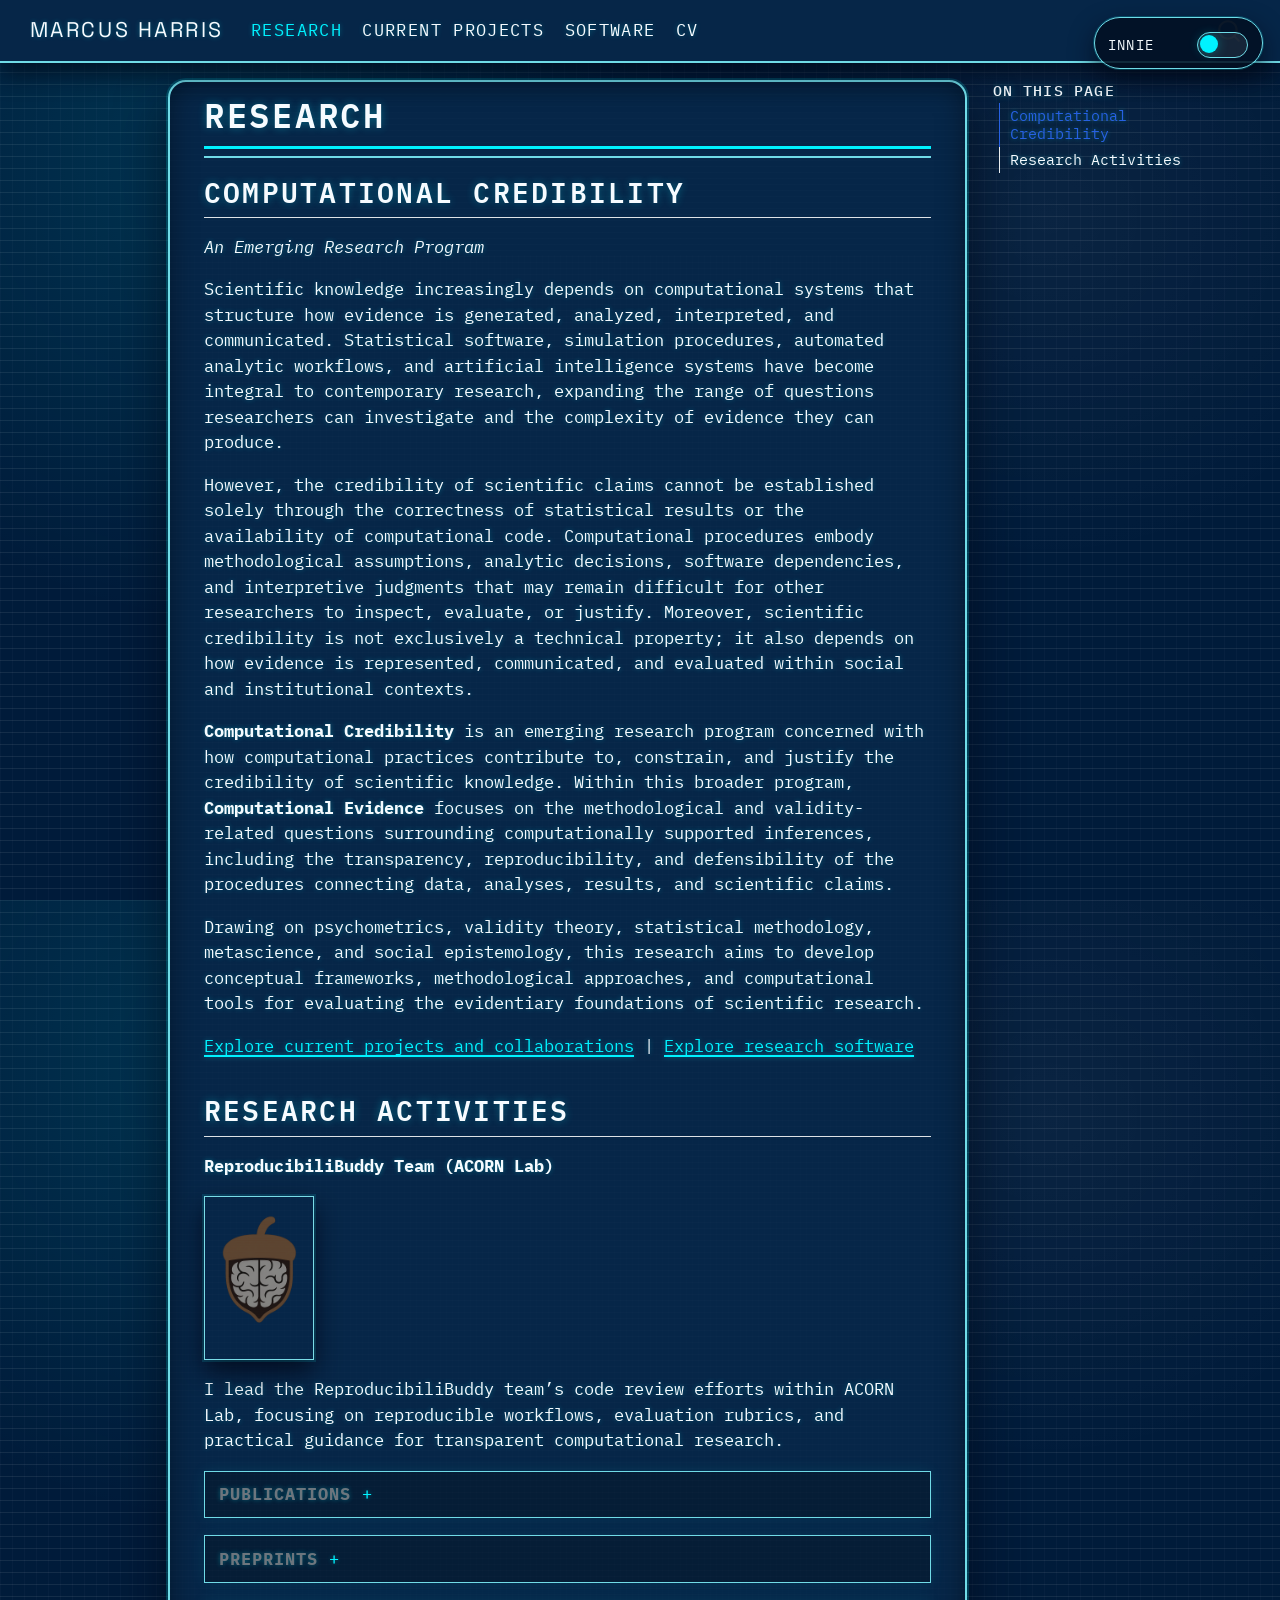
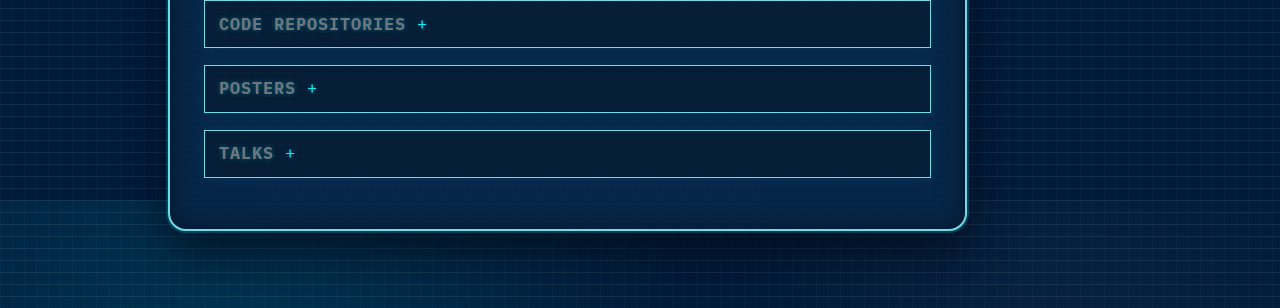
<file: docs/research.html>
<!DOCTYPE html>
<html xmlns="http://www.w3.org/1999/xhtml" lang="en" xml:lang="en"><head>

<meta charset="utf-8">
<meta name="generator" content="quarto-1.9.38">

<meta name="viewport" content="width=device-width, initial-scale=1.0, user-scalable=yes">


<title>Research – Marcus Harris</title>
<style>
/* Default styles provided by pandoc.
** See https://pandoc.org/MANUAL.html#variables-for-html for config info.
*/
code{white-space: pre-wrap;}
span.smallcaps{font-variant: small-caps;}
div.columns{display: flex; gap: min(4vw, 1.5em);}
div.column{flex: auto; overflow-x: auto;}
div.hanging-indent{margin-left: 1.5em; text-indent: -1.5em;}
ul.task-list{list-style: none;}
ul.task-list li input[type="checkbox"] {
  width: 0.8em;
  margin: 0 0.8em 0.2em -1em; /* quarto-specific, see https://github.com/quarto-dev/quarto-cli/issues/4556 */ 
  vertical-align: middle;
}
</style>


<script src="site_libs/quarto-nav/quarto-nav.js"></script>
<script src="site_libs/quarto-nav/headroom.min.js"></script>
<script src="site_libs/clipboard/clipboard.min.js"></script>
<script src="site_libs/quarto-search/autocomplete.umd.js"></script>
<script src="site_libs/quarto-search/fuse.min.js"></script>
<script src="site_libs/quarto-search/quarto-search.js"></script>
<meta name="quarto:offset" content="./">
<link href="./assets/mh-favicon.jpg" rel="icon" type="image/jpeg">
<script src="site_libs/quarto-html/quarto.js" type="module"></script>
<script src="site_libs/quarto-html/tabsets/tabsets.js" type="module"></script>
<script src="site_libs/quarto-html/popper.min.js"></script>
<script src="site_libs/quarto-html/tippy.umd.min.js"></script>
<script src="site_libs/quarto-html/anchor.min.js"></script>
<link href="site_libs/quarto-html/tippy.css" rel="stylesheet">
<link href="site_libs/quarto-html/quarto-syntax-highlighting-15634bcf2e68342d4ad2dfa704d543f6.css" rel="stylesheet" id="quarto-text-highlighting-styles">
<script src="site_libs/bootstrap/bootstrap.min.js"></script>
<link href="site_libs/bootstrap/bootstrap-icons.css" rel="stylesheet">
<link href="site_libs/bootstrap/bootstrap-ac7d2373332163a239a79b5d8c3fe635.min.css" rel="stylesheet" append-hash="true" id="quarto-bootstrap" data-mode="light">
<script id="quarto-search-options" type="application/json">{
  "location": "navbar",
  "copy-button": false,
  "collapse-after": 3,
  "panel-placement": "end",
  "type": "overlay",
  "limit": 50,
  "keyboard-shortcut": [
    "f",
    "/",
    "s"
  ],
  "show-item-context": false,
  "language": {
    "search-no-results-text": "No results",
    "search-matching-documents-text": "matching documents",
    "search-copy-link-title": "Copy link to search",
    "search-hide-matches-text": "Hide additional matches",
    "search-more-match-text": "more match in this document",
    "search-more-matches-text": "more matches in this document",
    "search-clear-button-title": "Clear",
    "search-text-placeholder": "",
    "search-detached-cancel-button-title": "Cancel",
    "search-submit-button-title": "Submit",
    "search-label": "Search"
  }
}</script>
<script>
  (function () {
    var storageKey = "site-theme";
    try {
      var stored = localStorage.getItem(storageKey);
      if (stored === "light" || stored === "dark") {
        document.documentElement.setAttribute("data-theme", stored);
      } else {
        document.documentElement.setAttribute("data-theme", "dark");
      }
    } catch (_error) {
      document.documentElement.setAttribute("data-theme", "dark");
    }
  })();
</script>


</head>

<body class="nav-fixed quarto-light">

<div id="quarto-search-results"></div>
  <header id="quarto-header" class="headroom fixed-top">
    <nav class="navbar navbar-expand-lg " data-bs-theme="dark">
      <div class="navbar-container container-fluid">
      <div class="navbar-brand-container mx-auto">
    <a class="navbar-brand" href="./index.html">
    <span class="navbar-title">Marcus Harris</span>
    </a>
  </div>
            <div id="quarto-search" class="" title="Search"></div>
          <button class="navbar-toggler" type="button" data-bs-toggle="collapse" data-bs-target="#navbarCollapse" aria-controls="navbarCollapse" role="menu" aria-expanded="false" aria-label="Toggle navigation" onclick="if (window.quartoToggleHeadroom) { window.quartoToggleHeadroom(); }">
  <span class="navbar-toggler-icon"></span>
</button>
          <div class="collapse navbar-collapse" id="navbarCollapse">
            <ul class="navbar-nav navbar-nav-scroll me-auto">
  <li class="nav-item">
    <a class="nav-link active" href="./research.html" aria-current="page"> 
<span class="menu-text">Research</span></a>
  </li>  
  <li class="nav-item">
    <a class="nav-link" href="./projects.html"> 
<span class="menu-text">Current Projects</span></a>
  </li>  
  <li class="nav-item">
    <a class="nav-link" href="./software.html"> 
<span class="menu-text">Software</span></a>
  </li>  
  <li class="nav-item">
    <a class="nav-link" href="./cv.html"> 
<span class="menu-text">CV</span></a>
  </li>  
</ul>
          </div> <!-- /navcollapse -->
            <div class="quarto-navbar-tools">
</div>
      </div> <!-- /container-fluid -->
    </nav>
</header>
<!-- content -->
<div id="quarto-content" class="quarto-container page-columns page-rows-contents page-layout-article page-navbar">
<!-- sidebar -->
<!-- margin-sidebar -->
    <div id="quarto-margin-sidebar" class="sidebar margin-sidebar">
        <nav id="TOC" role="doc-toc" class="toc-active">
    <h2 id="toc-title">On this page</h2>
   
  <ul>
  <li><a href="#computational-credibility" id="toc-computational-credibility" class="nav-link active" data-scroll-target="#computational-credibility">Computational Credibility</a></li>
  <li><a href="#research-activities" id="toc-research-activities" class="nav-link" data-scroll-target="#research-activities">Research Activities</a></li>
  </ul>
</nav>
    </div>
<!-- main -->
<main class="content" id="quarto-document-content">

<header id="title-block-header" class="quarto-title-block default">
<div class="quarto-title">
<h1 class="title">Research</h1>
</div>



<div class="quarto-title-meta">

    
  
    
  </div>
  


</header>


<section id="computational-credibility" class="level2">
<h2 class="anchored" data-anchor-id="computational-credibility">Computational Credibility</h2>
<p><em>An Emerging Research Program</em></p>
<p>Scientific knowledge increasingly depends on computational systems that structure how evidence is generated, analyzed, interpreted, and communicated. Statistical software, simulation procedures, automated analytic workflows, and artificial intelligence systems have become integral to contemporary research, expanding the range of questions researchers can investigate and the complexity of evidence they can produce.</p>
<p>However, the credibility of scientific claims cannot be established solely through the correctness of statistical results or the availability of computational code. Computational procedures embody methodological assumptions, analytic decisions, software dependencies, and interpretive judgments that may remain difficult for other researchers to inspect, evaluate, or justify. Moreover, scientific credibility is not exclusively a technical property; it also depends on how evidence is represented, communicated, and evaluated within social and institutional contexts.</p>
<p><strong>Computational Credibility</strong> is an emerging research program concerned with how computational practices contribute to, constrain, and justify the credibility of scientific knowledge. Within this broader program, <strong>Computational Evidence</strong> focuses on the methodological and validity-related questions surrounding computationally supported inferences, including the transparency, reproducibility, and defensibility of the procedures connecting data, analyses, results, and scientific claims.</p>
<p>Drawing on psychometrics, validity theory, statistical methodology, metascience, and social epistemology, this research aims to develop conceptual frameworks, methodological approaches, and computational tools for evaluating the evidentiary foundations of scientific research.</p>
<p><a href="./projects.html">Explore current projects and collaborations</a> | <a href="./software.html">Explore research software</a></p>
</section>
<section id="research-activities" class="level2">
<h2 class="anchored" data-anchor-id="research-activities">Research Activities</h2>
<p><strong>ReproducibiliBuddy Team (ACORN Lab)</strong></p>
<p><img src="assets/acorn-logo.png" class="img-fluid" width="110"></p>
<p>I lead the ReproducibiliBuddy team’s code review efforts within ACORN Lab, focusing on reproducible workflows, evaluation rubrics, and practical guidance for transparent computational research.</p>
<details>
<summary>
<strong>Publications</strong>
</summary>
<ul>
<li>Harris, M.A., &amp; McCoach, D.B. (2025). <em>Classify with Caution: An illustrative Example Using Mixture Models and Machine Learning</em>. Journal of Research in Personality.</li>
</ul>
</details>
<details>
<summary>
<strong>Preprints</strong>
</summary>
</details>
<details>
<summary>
<strong>Code Repositories</strong>
</summary>
</details>
<details>
<summary>
<strong>Posters</strong>
</summary>
</details>
<details>
<summary>
<strong>Talks</strong>
</summary>
<ul>
<li>Harris, M.A.&nbsp;(2025). <em>Open Science Conversations – Fall 2025 Brown Bag</em>. University of Connecticut Language and Cognition Psychology program, Storrs, CT.</li>
</ul>
</details>


</section>

</main> <!-- /main -->
<button id="theme-toggle" class="theme-toggle" type="button" aria-label="Toggle innie and outie mode" aria-pressed="true">
  <span class="theme-toggle-label">Innie</span>
  <span class="theme-toggle-track" aria-hidden="true">
    <span class="theme-toggle-thumb"></span>
  </span>
</button>

<script>
  (function () {
    var storageKey = "site-theme";

    function getTheme() {
      try {
        var stored = localStorage.getItem(storageKey);
        if (stored === "light" || stored === "dark") {
          return stored;
        }
      } catch (_error) {}
      return document.documentElement.getAttribute("data-theme") || "dark";
    }

    function setTheme(theme) {
      document.documentElement.setAttribute("data-theme", theme);
      try {
        localStorage.setItem(storageKey, theme);
      } catch (_error) {}
    }

    function syncButton(button, theme) {
      var label = button.querySelector(".theme-toggle-label");
      label.textContent = theme === "dark" ? "Innie" : "Outie";
      button.setAttribute("aria-pressed", theme === "dark" ? "true" : "false");
      button.classList.toggle("is-light", theme === "light");
    }

    document.addEventListener("DOMContentLoaded", function () {
      var button = document.getElementById("theme-toggle");
      if (!button) {
        return;
      }

      var theme = getTheme();
      setTheme(theme);
      syncButton(button, theme);

      button.addEventListener("click", function () {
        var current = getTheme();
        var next = current === "dark" ? "light" : "dark";
        setTheme(next);
        syncButton(button, next);
      });
    });
  })();
</script>
<script id="quarto-html-after-body" type="application/javascript">
  window.document.addEventListener("DOMContentLoaded", function (event) {
    const icon = "";
    const anchorJS = new window.AnchorJS();
    anchorJS.options = {
      placement: 'right',
      icon: icon
    };
    anchorJS.add('.anchored');
    const isCodeAnnotation = (el) => {
      for (const clz of el.classList) {
        if (clz.startsWith('code-annotation-')) {                     
          return true;
        }
      }
      return false;
    }
    const onCopySuccess = function(e) {
      // button target
      const button = e.trigger;
      // don't keep focus
      button.blur();
      // flash "checked"
      button.classList.add('code-copy-button-checked');
      var currentTitle = button.getAttribute("title");
      button.setAttribute("title", "Copied!");
      let tooltip;
      if (window.bootstrap) {
        button.setAttribute("data-bs-toggle", "tooltip");
        button.setAttribute("data-bs-placement", "left");
        button.setAttribute("data-bs-title", "Copied!");
        tooltip = new bootstrap.Tooltip(button, 
          { trigger: "manual", 
            customClass: "code-copy-button-tooltip",
            offset: [0, -8]});
        tooltip.show();    
      }
      setTimeout(function() {
        if (tooltip) {
          tooltip.hide();
          button.removeAttribute("data-bs-title");
          button.removeAttribute("data-bs-toggle");
          button.removeAttribute("data-bs-placement");
        }
        button.setAttribute("title", currentTitle);
        button.classList.remove('code-copy-button-checked');
      }, 1000);
      // clear code selection
      e.clearSelection();
    }
    const getTextToCopy = function(trigger) {
      const outerScaffold = trigger.parentElement.cloneNode(true);
      const codeEl = outerScaffold.querySelector('code');
      for (const childEl of codeEl.children) {
        if (isCodeAnnotation(childEl)) {
          childEl.remove();
        }
      }
      return codeEl.innerText;
    }
    const clipboard = new window.ClipboardJS('.code-copy-button:not([data-in-quarto-modal])', {
      text: getTextToCopy
    });
    clipboard.on('success', onCopySuccess);
    if (window.document.getElementById('quarto-embedded-source-code-modal')) {
      const clipboardModal = new window.ClipboardJS('.code-copy-button[data-in-quarto-modal]', {
        text: getTextToCopy,
        container: window.document.getElementById('quarto-embedded-source-code-modal')
      });
      clipboardModal.on('success', onCopySuccess);
    }
      var localhostRegex = new RegExp(/^(?:http|https):\/\/localhost\:?[0-9]*\//);
      var mailtoRegex = new RegExp(/^mailto:/);
        var filterRegex = new RegExp('/' + window.location.host + '/');
      var isInternal = (href) => {
          return filterRegex.test(href) || localhostRegex.test(href) || mailtoRegex.test(href);
      }
      // Inspect non-navigation links and adorn them if external
     var links = window.document.querySelectorAll('a[href]:not(.nav-link):not(.navbar-brand):not(.toc-action):not(.sidebar-link):not(.sidebar-item-toggle):not(.pagination-link):not(.no-external):not([aria-hidden]):not(.dropdown-item):not(.quarto-navigation-tool):not(.about-link)');
      for (var i=0; i<links.length; i++) {
        const link = links[i];
        if (!isInternal(link.href)) {
          // undo the damage that might have been done by quarto-nav.js in the case of
          // links that we want to consider external
          if (link.dataset.originalHref !== undefined) {
            link.href = link.dataset.originalHref;
          }
        }
      }
    function tippyHover(el, contentFn, onTriggerFn, onUntriggerFn) {
      const config = {
        allowHTML: true,
        maxWidth: 500,
        delay: 100,
        arrow: false,
        appendTo: function(el) {
            return el.parentElement;
        },
        interactive: true,
        interactiveBorder: 10,
        theme: 'quarto',
        placement: 'bottom-start',
      };
      if (contentFn) {
        config.content = contentFn;
      }
      if (onTriggerFn) {
        config.onTrigger = onTriggerFn;
      }
      if (onUntriggerFn) {
        config.onUntrigger = onUntriggerFn;
      }
      window.tippy(el, config); 
    }
    const noterefs = window.document.querySelectorAll('a[role="doc-noteref"]');
    for (var i=0; i<noterefs.length; i++) {
      const ref = noterefs[i];
      tippyHover(ref, function() {
        // use id or data attribute instead here
        let href = ref.getAttribute('data-footnote-href') || ref.getAttribute('href');
        try { href = new URL(href).hash; } catch {}
        const id = href.replace(/^#\/?/, "");
        const note = window.document.getElementById(id);
        if (note) {
          return note.innerHTML;
        } else {
          return "";
        }
      });
    }
    const xrefs = window.document.querySelectorAll('a.quarto-xref');
    const processXRef = (id, note) => {
      // Strip column container classes
      const stripColumnClz = (el) => {
        el.classList.remove("page-full", "page-columns");
        if (el.children) {
          for (const child of el.children) {
            stripColumnClz(child);
          }
        }
      }
      stripColumnClz(note)
      if (id === null || id.startsWith('sec-')) {
        // Special case sections, only their first couple elements
        const container = document.createElement("div");
        if (note.children && note.children.length > 2) {
          container.appendChild(note.children[0].cloneNode(true));
          for (let i = 1; i < note.children.length; i++) {
            const child = note.children[i];
            if (child.tagName === "P" && child.innerText === "") {
              continue;
            } else {
              container.appendChild(child.cloneNode(true));
              break;
            }
          }
          if (window.Quarto?.typesetMath) {
            window.Quarto.typesetMath(container);
          }
          return container.innerHTML
        } else {
          if (window.Quarto?.typesetMath) {
            window.Quarto.typesetMath(note);
          }
          return note.innerHTML;
        }
      } else {
        // Remove any anchor links if they are present
        const anchorLink = note.querySelector('a.anchorjs-link');
        if (anchorLink) {
          anchorLink.remove();
        }
        if (window.Quarto?.typesetMath) {
          window.Quarto.typesetMath(note);
        }
        if (note.classList.contains("callout")) {
          return note.outerHTML;
        } else {
          return note.innerHTML;
        }
      }
    }
    for (var i=0; i<xrefs.length; i++) {
      const xref = xrefs[i];
      tippyHover(xref, undefined, function(instance) {
        instance.disable();
        let url = xref.getAttribute('href');
        let hash = undefined; 
        if (url.startsWith('#')) {
          hash = url;
        } else {
          try { hash = new URL(url).hash; } catch {}
        }
        if (hash) {
          const id = hash.replace(/^#\/?/, "");
          const note = window.document.getElementById(id);
          if (note !== null) {
            try {
              const html = processXRef(id, note.cloneNode(true));
              instance.setContent(html);
            } finally {
              instance.enable();
              instance.show();
            }
          } else {
            // See if we can fetch this
            fetch(url.split('#')[0])
            .then(res => res.text())
            .then(html => {
              const parser = new DOMParser();
              const htmlDoc = parser.parseFromString(html, "text/html");
              const note = htmlDoc.getElementById(id);
              if (note !== null) {
                const html = processXRef(id, note);
                instance.setContent(html);
              } 
            }).finally(() => {
              instance.enable();
              instance.show();
            });
          }
        } else {
          // See if we can fetch a full url (with no hash to target)
          // This is a special case and we should probably do some content thinning / targeting
          fetch(url)
          .then(res => res.text())
          .then(html => {
            const parser = new DOMParser();
            const htmlDoc = parser.parseFromString(html, "text/html");
            const note = htmlDoc.querySelector('main.content');
            if (note !== null) {
              // This should only happen for chapter cross references
              // (since there is no id in the URL)
              // remove the first header
              if (note.children.length > 0 && note.children[0].tagName === "HEADER") {
                note.children[0].remove();
              }
              const html = processXRef(null, note);
              instance.setContent(html);
            } 
          }).finally(() => {
            instance.enable();
            instance.show();
          });
        }
      }, function(instance) {
      });
    }
        let selectedAnnoteEl;
        const selectorForAnnotation = ( cell, annotation) => {
          let cellAttr = 'data-code-cell="' + cell + '"';
          let lineAttr = 'data-code-annotation="' +  annotation + '"';
          const selector = 'span[' + cellAttr + '][' + lineAttr + ']';
          return selector;
        }
        const selectCodeLines = (annoteEl) => {
          const doc = window.document;
          const targetCell = annoteEl.getAttribute("data-target-cell");
          const targetAnnotation = annoteEl.getAttribute("data-target-annotation");
          const annoteSpan = window.document.querySelector(selectorForAnnotation(targetCell, targetAnnotation));
          const lines = annoteSpan.getAttribute("data-code-lines").split(",");
          const lineIds = lines.map((line) => {
            return targetCell + "-" + line;
          })
          let top = null;
          let height = null;
          let parent = null;
          if (lineIds.length > 0) {
              //compute the position of the single el (top and bottom and make a div)
              const el = window.document.getElementById(lineIds[0]);
              top = el.offsetTop;
              height = el.offsetHeight;
              parent = el.parentElement.parentElement;
            if (lineIds.length > 1) {
              const lastEl = window.document.getElementById(lineIds[lineIds.length - 1]);
              const bottom = lastEl.offsetTop + lastEl.offsetHeight;
              height = bottom - top;
            }
            if (top !== null && height !== null && parent !== null) {
              // cook up a div (if necessary) and position it 
              let div = window.document.getElementById("code-annotation-line-highlight");
              if (div === null) {
                div = window.document.createElement("div");
                div.setAttribute("id", "code-annotation-line-highlight");
                div.style.position = 'absolute';
                parent.appendChild(div);
              }
              div.style.top = top - 2 + "px";
              div.style.height = height + 4 + "px";
              div.style.left = 0;
              let gutterDiv = window.document.getElementById("code-annotation-line-highlight-gutter");
              if (gutterDiv === null) {
                gutterDiv = window.document.createElement("div");
                gutterDiv.setAttribute("id", "code-annotation-line-highlight-gutter");
                gutterDiv.style.position = 'absolute';
                const codeCell = window.document.getElementById(targetCell);
                const gutter = codeCell.querySelector('.code-annotation-gutter');
                gutter.appendChild(gutterDiv);
              }
              gutterDiv.style.top = top - 2 + "px";
              gutterDiv.style.height = height + 4 + "px";
            }
            selectedAnnoteEl = annoteEl;
          }
        };
        const unselectCodeLines = () => {
          const elementsIds = ["code-annotation-line-highlight", "code-annotation-line-highlight-gutter"];
          elementsIds.forEach((elId) => {
            const div = window.document.getElementById(elId);
            if (div) {
              div.remove();
            }
          });
          selectedAnnoteEl = undefined;
        };
          // Handle positioning of the toggle
      window.addEventListener(
        "resize",
        throttle(() => {
          elRect = undefined;
          if (selectedAnnoteEl) {
            selectCodeLines(selectedAnnoteEl);
          }
        }, 10)
      );
      function throttle(fn, ms) {
      let throttle = false;
      let timer;
        return (...args) => {
          if(!throttle) { // first call gets through
              fn.apply(this, args);
              throttle = true;
          } else { // all the others get throttled
              if(timer) clearTimeout(timer); // cancel #2
              timer = setTimeout(() => {
                fn.apply(this, args);
                timer = throttle = false;
              }, ms);
          }
        };
      }
        // Attach click handler to the DT
        const annoteDls = window.document.querySelectorAll('dt[data-target-cell]');
        for (const annoteDlNode of annoteDls) {
          annoteDlNode.addEventListener('click', (event) => {
            const clickedEl = event.target;
            if (clickedEl !== selectedAnnoteEl) {
              unselectCodeLines();
              const activeEl = window.document.querySelector('dt[data-target-cell].code-annotation-active');
              if (activeEl) {
                activeEl.classList.remove('code-annotation-active');
              }
              selectCodeLines(clickedEl);
              clickedEl.classList.add('code-annotation-active');
            } else {
              // Unselect the line
              unselectCodeLines();
              clickedEl.classList.remove('code-annotation-active');
            }
          });
        }
    const findCites = (el) => {
      const parentEl = el.parentElement;
      if (parentEl) {
        const cites = parentEl.dataset.cites;
        if (cites) {
          return {
            el,
            cites: cites.split(' ')
          };
        } else {
          return findCites(el.parentElement)
        }
      } else {
        return undefined;
      }
    };
    var bibliorefs = window.document.querySelectorAll('a[role="doc-biblioref"]');
    for (var i=0; i<bibliorefs.length; i++) {
      const ref = bibliorefs[i];
      const citeInfo = findCites(ref);
      if (citeInfo) {
        tippyHover(citeInfo.el, function() {
          var popup = window.document.createElement('div');
          citeInfo.cites.forEach(function(cite) {
            var citeDiv = window.document.createElement('div');
            citeDiv.classList.add('hanging-indent');
            citeDiv.classList.add('csl-entry');
            var biblioDiv = window.document.getElementById('ref-' + cite);
            if (biblioDiv) {
              citeDiv.innerHTML = biblioDiv.innerHTML;
            }
            popup.appendChild(citeDiv);
          });
          return popup.innerHTML;
        });
      }
    }
  });
  </script>
</div> <!-- /content -->




</body></html>
</file>
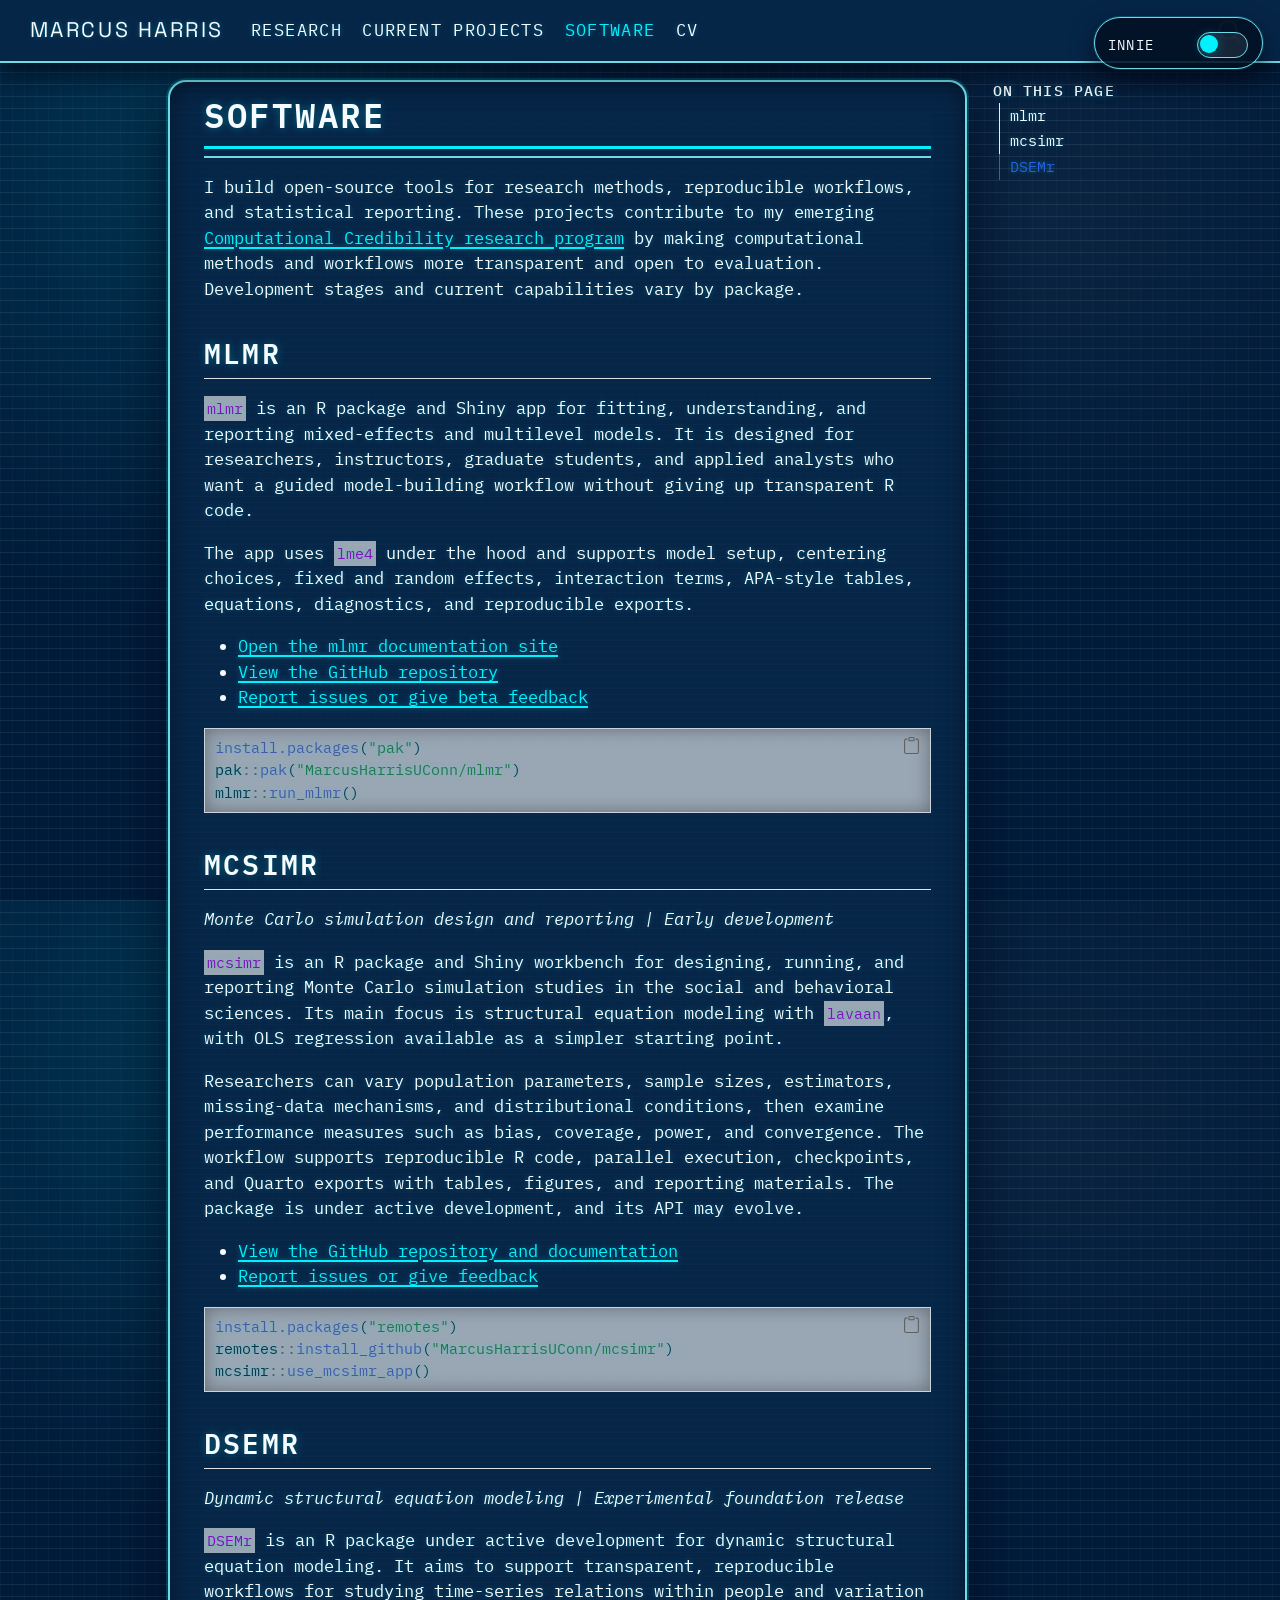
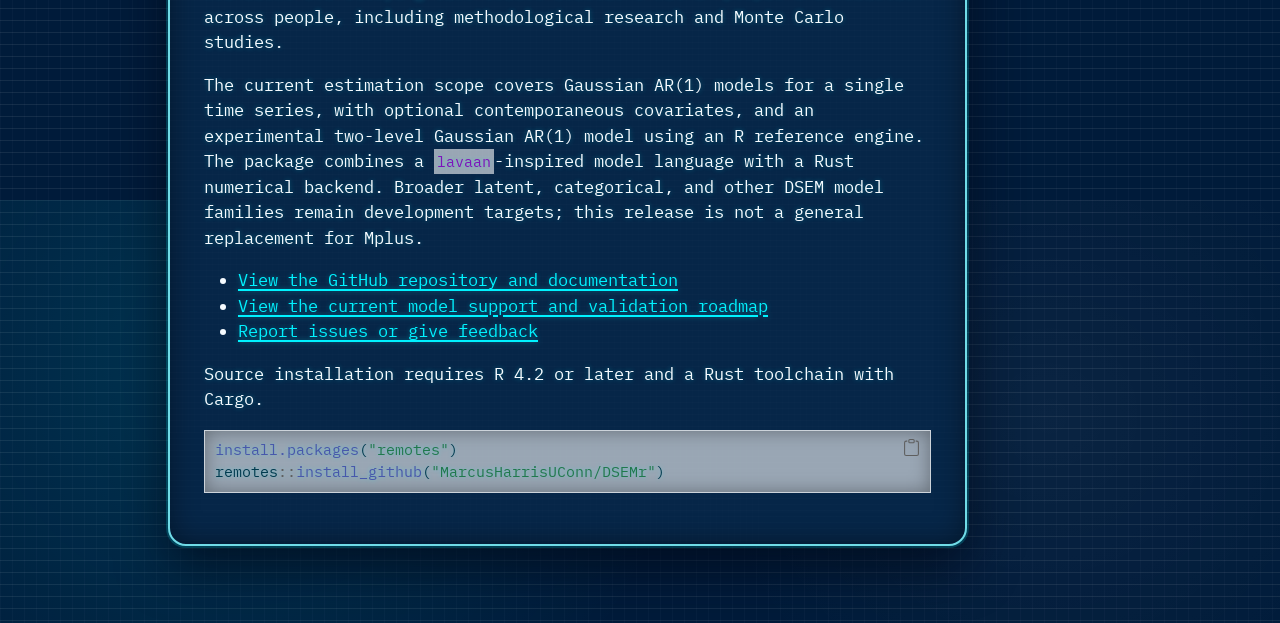
<file: docs/software.html>
<!DOCTYPE html>
<html xmlns="http://www.w3.org/1999/xhtml" lang="en" xml:lang="en"><head>

<meta charset="utf-8">
<meta name="generator" content="quarto-1.9.38">

<meta name="viewport" content="width=device-width, initial-scale=1.0, user-scalable=yes">


<title>Software – Marcus Harris</title>
<style>
/* Default styles provided by pandoc.
** See https://pandoc.org/MANUAL.html#variables-for-html for config info.
*/
code{white-space: pre-wrap;}
span.smallcaps{font-variant: small-caps;}
div.columns{display: flex; gap: min(4vw, 1.5em);}
div.column{flex: auto; overflow-x: auto;}
div.hanging-indent{margin-left: 1.5em; text-indent: -1.5em;}
ul.task-list{list-style: none;}
ul.task-list li input[type="checkbox"] {
  width: 0.8em;
  margin: 0 0.8em 0.2em -1em; /* quarto-specific, see https://github.com/quarto-dev/quarto-cli/issues/4556 */ 
  vertical-align: middle;
}
/* CSS for syntax highlighting */
html { -webkit-text-size-adjust: 100%; }
pre > code.sourceCode { white-space: pre; position: relative; }
pre > code.sourceCode > span { display: inline-block; line-height: 1.25; }
pre > code.sourceCode > span:empty { height: 1.2em; }
.sourceCode { overflow: visible; }
code.sourceCode > span { color: inherit; text-decoration: inherit; }
div.sourceCode { margin: 1em 0; }
pre.sourceCode { margin: 0; }
@media screen {
div.sourceCode { overflow: auto; }
}
@media print {
pre > code.sourceCode { white-space: pre-wrap; }
pre > code.sourceCode > span { text-indent: -5em; padding-left: 5em; }
}
pre.numberSource code
  { counter-reset: source-line 0; }
pre.numberSource code > span
  { position: relative; left: -4em; counter-increment: source-line; }
pre.numberSource code > span > a:first-child::before
  { content: counter(source-line);
    position: relative; left: -1em; text-align: right; vertical-align: baseline;
    border: none; display: inline-block;
    -webkit-touch-callout: none; -webkit-user-select: none;
    -khtml-user-select: none; -moz-user-select: none;
    -ms-user-select: none; user-select: none;
    padding: 0 4px; width: 4em;
  }
pre.numberSource { margin-left: 3em;  padding-left: 4px; }
div.sourceCode
  {   }
@media screen {
pre > code.sourceCode > span > a:first-child::before { text-decoration: underline; }
}
</style>


<script src="site_libs/quarto-nav/quarto-nav.js"></script>
<script src="site_libs/quarto-nav/headroom.min.js"></script>
<script src="site_libs/clipboard/clipboard.min.js"></script>
<script src="site_libs/quarto-search/autocomplete.umd.js"></script>
<script src="site_libs/quarto-search/fuse.min.js"></script>
<script src="site_libs/quarto-search/quarto-search.js"></script>
<meta name="quarto:offset" content="./">
<link href="./assets/mh-favicon.jpg" rel="icon" type="image/jpeg">
<script src="site_libs/quarto-html/quarto.js" type="module"></script>
<script src="site_libs/quarto-html/tabsets/tabsets.js" type="module"></script>
<script src="site_libs/quarto-html/popper.min.js"></script>
<script src="site_libs/quarto-html/tippy.umd.min.js"></script>
<script src="site_libs/quarto-html/anchor.min.js"></script>
<link href="site_libs/quarto-html/tippy.css" rel="stylesheet">
<link href="site_libs/quarto-html/quarto-syntax-highlighting-15634bcf2e68342d4ad2dfa704d543f6.css" rel="stylesheet" id="quarto-text-highlighting-styles">
<script src="site_libs/bootstrap/bootstrap.min.js"></script>
<link href="site_libs/bootstrap/bootstrap-icons.css" rel="stylesheet">
<link href="site_libs/bootstrap/bootstrap-ac7d2373332163a239a79b5d8c3fe635.min.css" rel="stylesheet" append-hash="true" id="quarto-bootstrap" data-mode="light">
<script id="quarto-search-options" type="application/json">{
  "location": "navbar",
  "copy-button": false,
  "collapse-after": 3,
  "panel-placement": "end",
  "type": "overlay",
  "limit": 50,
  "keyboard-shortcut": [
    "f",
    "/",
    "s"
  ],
  "show-item-context": false,
  "language": {
    "search-no-results-text": "No results",
    "search-matching-documents-text": "matching documents",
    "search-copy-link-title": "Copy link to search",
    "search-hide-matches-text": "Hide additional matches",
    "search-more-match-text": "more match in this document",
    "search-more-matches-text": "more matches in this document",
    "search-clear-button-title": "Clear",
    "search-text-placeholder": "",
    "search-detached-cancel-button-title": "Cancel",
    "search-submit-button-title": "Submit",
    "search-label": "Search"
  }
}</script>
<script>
  (function () {
    var storageKey = "site-theme";
    try {
      var stored = localStorage.getItem(storageKey);
      if (stored === "light" || stored === "dark") {
        document.documentElement.setAttribute("data-theme", stored);
      } else {
        document.documentElement.setAttribute("data-theme", "dark");
      }
    } catch (_error) {
      document.documentElement.setAttribute("data-theme", "dark");
    }
  })();
</script>


</head>

<body class="nav-fixed quarto-light">

<div id="quarto-search-results"></div>
  <header id="quarto-header" class="headroom fixed-top">
    <nav class="navbar navbar-expand-lg " data-bs-theme="dark">
      <div class="navbar-container container-fluid">
      <div class="navbar-brand-container mx-auto">
    <a class="navbar-brand" href="./index.html">
    <span class="navbar-title">Marcus Harris</span>
    </a>
  </div>
            <div id="quarto-search" class="" title="Search"></div>
          <button class="navbar-toggler" type="button" data-bs-toggle="collapse" data-bs-target="#navbarCollapse" aria-controls="navbarCollapse" role="menu" aria-expanded="false" aria-label="Toggle navigation" onclick="if (window.quartoToggleHeadroom) { window.quartoToggleHeadroom(); }">
  <span class="navbar-toggler-icon"></span>
</button>
          <div class="collapse navbar-collapse" id="navbarCollapse">
            <ul class="navbar-nav navbar-nav-scroll me-auto">
  <li class="nav-item">
    <a class="nav-link" href="./research.html"> 
<span class="menu-text">Research</span></a>
  </li>  
  <li class="nav-item">
    <a class="nav-link" href="./projects.html"> 
<span class="menu-text">Current Projects</span></a>
  </li>  
  <li class="nav-item">
    <a class="nav-link active" href="./software.html" aria-current="page"> 
<span class="menu-text">Software</span></a>
  </li>  
  <li class="nav-item">
    <a class="nav-link" href="./cv.html"> 
<span class="menu-text">CV</span></a>
  </li>  
</ul>
          </div> <!-- /navcollapse -->
            <div class="quarto-navbar-tools">
</div>
      </div> <!-- /container-fluid -->
    </nav>
</header>
<!-- content -->
<div id="quarto-content" class="quarto-container page-columns page-rows-contents page-layout-article page-navbar">
<!-- sidebar -->
<!-- margin-sidebar -->
    <div id="quarto-margin-sidebar" class="sidebar margin-sidebar">
        <nav id="TOC" role="doc-toc" class="toc-active">
    <h2 id="toc-title">On this page</h2>
   
  <ul>
  <li><a href="#mlmr" id="toc-mlmr" class="nav-link active" data-scroll-target="#mlmr">mlmr</a></li>
  <li><a href="#mcsimr" id="toc-mcsimr" class="nav-link" data-scroll-target="#mcsimr">mcsimr</a></li>
  <li><a href="#dsemr" id="toc-dsemr" class="nav-link" data-scroll-target="#dsemr">DSEMr</a></li>
  </ul>
</nav>
    </div>
<!-- main -->
<main class="content" id="quarto-document-content">

<header id="title-block-header" class="quarto-title-block default">
<div class="quarto-title">
<h1 class="title">Software</h1>
</div>



<div class="quarto-title-meta">

    
  
    
  </div>
  


</header>


<p>I build open-source tools for research methods, reproducible workflows, and statistical reporting. These projects contribute to my emerging <a href="./research.html#computational-credibility">Computational Credibility research program</a> by making computational methods and workflows more transparent and open to evaluation. Development stages and current capabilities vary by package.</p>
<section id="mlmr" class="level2">
<h2 class="anchored" data-anchor-id="mlmr">mlmr</h2>
<p><code>mlmr</code> is an R package and Shiny app for fitting, understanding, and reporting mixed-effects and multilevel models. It is designed for researchers, instructors, graduate students, and applied analysts who want a guided model-building workflow without giving up transparent R code.</p>
<p>The app uses <code>lme4</code> under the hood and supports model setup, centering choices, fixed and random effects, interaction terms, APA-style tables, equations, diagnostics, and reproducible exports.</p>
<ul>
<li><a href="https://marcusharrisphd.com/mlmr/">Open the mlmr documentation site</a></li>
<li><a href="https://github.com/MarcusHarrisUConn/mlmr">View the GitHub repository</a></li>
<li><a href="https://github.com/MarcusHarrisUConn/mlmr/issues">Report issues or give beta feedback</a></li>
</ul>
<div class="code-copy-outer-scaffold"><div class="sourceCode" id="cb1"><pre class="sourceCode r code-with-copy"><code class="sourceCode r"><span id="cb1-1"><a href="#cb1-1" aria-hidden="true" tabindex="-1"></a><span class="fu">install.packages</span>(<span class="st">"pak"</span>)</span>
<span id="cb1-2"><a href="#cb1-2" aria-hidden="true" tabindex="-1"></a>pak<span class="sc">::</span><span class="fu">pak</span>(<span class="st">"MarcusHarrisUConn/mlmr"</span>)</span>
<span id="cb1-3"><a href="#cb1-3" aria-hidden="true" tabindex="-1"></a>mlmr<span class="sc">::</span><span class="fu">run_mlmr</span>()</span></code></pre></div><button title="Copy to Clipboard" class="code-copy-button"><i class="bi"></i></button></div>
</section>
<section id="mcsimr" class="level2">
<h2 class="anchored" data-anchor-id="mcsimr">mcsimr</h2>
<p><em>Monte Carlo simulation design and reporting | Early development</em></p>
<p><code>mcsimr</code> is an R package and Shiny workbench for designing, running, and reporting Monte Carlo simulation studies in the social and behavioral sciences. Its main focus is structural equation modeling with <code>lavaan</code>, with OLS regression available as a simpler starting point.</p>
<p>Researchers can vary population parameters, sample sizes, estimators, missing-data mechanisms, and distributional conditions, then examine performance measures such as bias, coverage, power, and convergence. The workflow supports reproducible R code, parallel execution, checkpoints, and Quarto exports with tables, figures, and reporting materials. The package is under active development, and its API may evolve.</p>
<ul>
<li><a href="https://github.com/MarcusHarrisUConn/mcsimr">View the GitHub repository and documentation</a></li>
<li><a href="https://github.com/MarcusHarrisUConn/mcsimr/issues">Report issues or give feedback</a></li>
</ul>
<div class="code-copy-outer-scaffold"><div class="sourceCode" id="cb2"><pre class="sourceCode r code-with-copy"><code class="sourceCode r"><span id="cb2-1"><a href="#cb2-1" aria-hidden="true" tabindex="-1"></a><span class="fu">install.packages</span>(<span class="st">"remotes"</span>)</span>
<span id="cb2-2"><a href="#cb2-2" aria-hidden="true" tabindex="-1"></a>remotes<span class="sc">::</span><span class="fu">install_github</span>(<span class="st">"MarcusHarrisUConn/mcsimr"</span>)</span>
<span id="cb2-3"><a href="#cb2-3" aria-hidden="true" tabindex="-1"></a>mcsimr<span class="sc">::</span><span class="fu">use_mcsimr_app</span>()</span></code></pre></div><button title="Copy to Clipboard" class="code-copy-button"><i class="bi"></i></button></div>
</section>
<section id="dsemr" class="level2">
<h2 class="anchored" data-anchor-id="dsemr">DSEMr</h2>
<p><em>Dynamic structural equation modeling | Experimental foundation release</em></p>
<p><code>DSEMr</code> is an R package under active development for dynamic structural equation modeling. It aims to support transparent, reproducible workflows for studying time-series relations within people and variation across people, including methodological research and Monte Carlo studies.</p>
<p>The current estimation scope covers Gaussian AR(1) models for a single time series, with optional contemporaneous covariates, and an experimental two-level Gaussian AR(1) model using an R reference engine. The package combines a <code>lavaan</code>-inspired model language with a Rust numerical backend. Broader latent, categorical, and other DSEM model families remain development targets; this release is not a general replacement for Mplus.</p>
<ul>
<li><a href="https://github.com/MarcusHarrisUConn/DSEMr">View the GitHub repository and documentation</a></li>
<li><a href="https://github.com/MarcusHarrisUConn/DSEMr/blob/main/docs/PARITY.md">View the current model support and validation roadmap</a></li>
<li><a href="https://github.com/MarcusHarrisUConn/DSEMr/issues">Report issues or give feedback</a></li>
</ul>
<p>Source installation requires R 4.2 or later and a Rust toolchain with Cargo.</p>
<div class="code-copy-outer-scaffold"><div class="sourceCode" id="cb3"><pre class="sourceCode r code-with-copy"><code class="sourceCode r"><span id="cb3-1"><a href="#cb3-1" aria-hidden="true" tabindex="-1"></a><span class="fu">install.packages</span>(<span class="st">"remotes"</span>)</span>
<span id="cb3-2"><a href="#cb3-2" aria-hidden="true" tabindex="-1"></a>remotes<span class="sc">::</span><span class="fu">install_github</span>(<span class="st">"MarcusHarrisUConn/DSEMr"</span>)</span></code></pre></div><button title="Copy to Clipboard" class="code-copy-button"><i class="bi"></i></button></div>


</section>

</main> <!-- /main -->
<button id="theme-toggle" class="theme-toggle" type="button" aria-label="Toggle innie and outie mode" aria-pressed="true">
  <span class="theme-toggle-label">Innie</span>
  <span class="theme-toggle-track" aria-hidden="true">
    <span class="theme-toggle-thumb"></span>
  </span>
</button>

<script>
  (function () {
    var storageKey = "site-theme";

    function getTheme() {
      try {
        var stored = localStorage.getItem(storageKey);
        if (stored === "light" || stored === "dark") {
          return stored;
        }
      } catch (_error) {}
      return document.documentElement.getAttribute("data-theme") || "dark";
    }

    function setTheme(theme) {
      document.documentElement.setAttribute("data-theme", theme);
      try {
        localStorage.setItem(storageKey, theme);
      } catch (_error) {}
    }

    function syncButton(button, theme) {
      var label = button.querySelector(".theme-toggle-label");
      label.textContent = theme === "dark" ? "Innie" : "Outie";
      button.setAttribute("aria-pressed", theme === "dark" ? "true" : "false");
      button.classList.toggle("is-light", theme === "light");
    }

    document.addEventListener("DOMContentLoaded", function () {
      var button = document.getElementById("theme-toggle");
      if (!button) {
        return;
      }

      var theme = getTheme();
      setTheme(theme);
      syncButton(button, theme);

      button.addEventListener("click", function () {
        var current = getTheme();
        var next = current === "dark" ? "light" : "dark";
        setTheme(next);
        syncButton(button, next);
      });
    });
  })();
</script>
<script id="quarto-html-after-body" type="application/javascript">
  window.document.addEventListener("DOMContentLoaded", function (event) {
    const icon = "";
    const anchorJS = new window.AnchorJS();
    anchorJS.options = {
      placement: 'right',
      icon: icon
    };
    anchorJS.add('.anchored');
    const isCodeAnnotation = (el) => {
      for (const clz of el.classList) {
        if (clz.startsWith('code-annotation-')) {                     
          return true;
        }
      }
      return false;
    }
    const onCopySuccess = function(e) {
      // button target
      const button = e.trigger;
      // don't keep focus
      button.blur();
      // flash "checked"
      button.classList.add('code-copy-button-checked');
      var currentTitle = button.getAttribute("title");
      button.setAttribute("title", "Copied!");
      let tooltip;
      if (window.bootstrap) {
        button.setAttribute("data-bs-toggle", "tooltip");
        button.setAttribute("data-bs-placement", "left");
        button.setAttribute("data-bs-title", "Copied!");
        tooltip = new bootstrap.Tooltip(button, 
          { trigger: "manual", 
            customClass: "code-copy-button-tooltip",
            offset: [0, -8]});
        tooltip.show();    
      }
      setTimeout(function() {
        if (tooltip) {
          tooltip.hide();
          button.removeAttribute("data-bs-title");
          button.removeAttribute("data-bs-toggle");
          button.removeAttribute("data-bs-placement");
        }
        button.setAttribute("title", currentTitle);
        button.classList.remove('code-copy-button-checked');
      }, 1000);
      // clear code selection
      e.clearSelection();
    }
    const getTextToCopy = function(trigger) {
      const outerScaffold = trigger.parentElement.cloneNode(true);
      const codeEl = outerScaffold.querySelector('code');
      for (const childEl of codeEl.children) {
        if (isCodeAnnotation(childEl)) {
          childEl.remove();
        }
      }
      return codeEl.innerText;
    }
    const clipboard = new window.ClipboardJS('.code-copy-button:not([data-in-quarto-modal])', {
      text: getTextToCopy
    });
    clipboard.on('success', onCopySuccess);
    if (window.document.getElementById('quarto-embedded-source-code-modal')) {
      const clipboardModal = new window.ClipboardJS('.code-copy-button[data-in-quarto-modal]', {
        text: getTextToCopy,
        container: window.document.getElementById('quarto-embedded-source-code-modal')
      });
      clipboardModal.on('success', onCopySuccess);
    }
      var localhostRegex = new RegExp(/^(?:http|https):\/\/localhost\:?[0-9]*\//);
      var mailtoRegex = new RegExp(/^mailto:/);
        var filterRegex = new RegExp('/' + window.location.host + '/');
      var isInternal = (href) => {
          return filterRegex.test(href) || localhostRegex.test(href) || mailtoRegex.test(href);
      }
      // Inspect non-navigation links and adorn them if external
     var links = window.document.querySelectorAll('a[href]:not(.nav-link):not(.navbar-brand):not(.toc-action):not(.sidebar-link):not(.sidebar-item-toggle):not(.pagination-link):not(.no-external):not([aria-hidden]):not(.dropdown-item):not(.quarto-navigation-tool):not(.about-link)');
      for (var i=0; i<links.length; i++) {
        const link = links[i];
        if (!isInternal(link.href)) {
          // undo the damage that might have been done by quarto-nav.js in the case of
          // links that we want to consider external
          if (link.dataset.originalHref !== undefined) {
            link.href = link.dataset.originalHref;
          }
        }
      }
    function tippyHover(el, contentFn, onTriggerFn, onUntriggerFn) {
      const config = {
        allowHTML: true,
        maxWidth: 500,
        delay: 100,
        arrow: false,
        appendTo: function(el) {
            return el.parentElement;
        },
        interactive: true,
        interactiveBorder: 10,
        theme: 'quarto',
        placement: 'bottom-start',
      };
      if (contentFn) {
        config.content = contentFn;
      }
      if (onTriggerFn) {
        config.onTrigger = onTriggerFn;
      }
      if (onUntriggerFn) {
        config.onUntrigger = onUntriggerFn;
      }
      window.tippy(el, config); 
    }
    const noterefs = window.document.querySelectorAll('a[role="doc-noteref"]');
    for (var i=0; i<noterefs.length; i++) {
      const ref = noterefs[i];
      tippyHover(ref, function() {
        // use id or data attribute instead here
        let href = ref.getAttribute('data-footnote-href') || ref.getAttribute('href');
        try { href = new URL(href).hash; } catch {}
        const id = href.replace(/^#\/?/, "");
        const note = window.document.getElementById(id);
        if (note) {
          return note.innerHTML;
        } else {
          return "";
        }
      });
    }
    const xrefs = window.document.querySelectorAll('a.quarto-xref');
    const processXRef = (id, note) => {
      // Strip column container classes
      const stripColumnClz = (el) => {
        el.classList.remove("page-full", "page-columns");
        if (el.children) {
          for (const child of el.children) {
            stripColumnClz(child);
          }
        }
      }
      stripColumnClz(note)
      if (id === null || id.startsWith('sec-')) {
        // Special case sections, only their first couple elements
        const container = document.createElement("div");
        if (note.children && note.children.length > 2) {
          container.appendChild(note.children[0].cloneNode(true));
          for (let i = 1; i < note.children.length; i++) {
            const child = note.children[i];
            if (child.tagName === "P" && child.innerText === "") {
              continue;
            } else {
              container.appendChild(child.cloneNode(true));
              break;
            }
          }
          if (window.Quarto?.typesetMath) {
            window.Quarto.typesetMath(container);
          }
          return container.innerHTML
        } else {
          if (window.Quarto?.typesetMath) {
            window.Quarto.typesetMath(note);
          }
          return note.innerHTML;
        }
      } else {
        // Remove any anchor links if they are present
        const anchorLink = note.querySelector('a.anchorjs-link');
        if (anchorLink) {
          anchorLink.remove();
        }
        if (window.Quarto?.typesetMath) {
          window.Quarto.typesetMath(note);
        }
        if (note.classList.contains("callout")) {
          return note.outerHTML;
        } else {
          return note.innerHTML;
        }
      }
    }
    for (var i=0; i<xrefs.length; i++) {
      const xref = xrefs[i];
      tippyHover(xref, undefined, function(instance) {
        instance.disable();
        let url = xref.getAttribute('href');
        let hash = undefined; 
        if (url.startsWith('#')) {
          hash = url;
        } else {
          try { hash = new URL(url).hash; } catch {}
        }
        if (hash) {
          const id = hash.replace(/^#\/?/, "");
          const note = window.document.getElementById(id);
          if (note !== null) {
            try {
              const html = processXRef(id, note.cloneNode(true));
              instance.setContent(html);
            } finally {
              instance.enable();
              instance.show();
            }
          } else {
            // See if we can fetch this
            fetch(url.split('#')[0])
            .then(res => res.text())
            .then(html => {
              const parser = new DOMParser();
              const htmlDoc = parser.parseFromString(html, "text/html");
              const note = htmlDoc.getElementById(id);
              if (note !== null) {
                const html = processXRef(id, note);
                instance.setContent(html);
              } 
            }).finally(() => {
              instance.enable();
              instance.show();
            });
          }
        } else {
          // See if we can fetch a full url (with no hash to target)
          // This is a special case and we should probably do some content thinning / targeting
          fetch(url)
          .then(res => res.text())
          .then(html => {
            const parser = new DOMParser();
            const htmlDoc = parser.parseFromString(html, "text/html");
            const note = htmlDoc.querySelector('main.content');
            if (note !== null) {
              // This should only happen for chapter cross references
              // (since there is no id in the URL)
              // remove the first header
              if (note.children.length > 0 && note.children[0].tagName === "HEADER") {
                note.children[0].remove();
              }
              const html = processXRef(null, note);
              instance.setContent(html);
            } 
          }).finally(() => {
            instance.enable();
            instance.show();
          });
        }
      }, function(instance) {
      });
    }
        let selectedAnnoteEl;
        const selectorForAnnotation = ( cell, annotation) => {
          let cellAttr = 'data-code-cell="' + cell + '"';
          let lineAttr = 'data-code-annotation="' +  annotation + '"';
          const selector = 'span[' + cellAttr + '][' + lineAttr + ']';
          return selector;
        }
        const selectCodeLines = (annoteEl) => {
          const doc = window.document;
          const targetCell = annoteEl.getAttribute("data-target-cell");
          const targetAnnotation = annoteEl.getAttribute("data-target-annotation");
          const annoteSpan = window.document.querySelector(selectorForAnnotation(targetCell, targetAnnotation));
          const lines = annoteSpan.getAttribute("data-code-lines").split(",");
          const lineIds = lines.map((line) => {
            return targetCell + "-" + line;
          })
          let top = null;
          let height = null;
          let parent = null;
          if (lineIds.length > 0) {
              //compute the position of the single el (top and bottom and make a div)
              const el = window.document.getElementById(lineIds[0]);
              top = el.offsetTop;
              height = el.offsetHeight;
              parent = el.parentElement.parentElement;
            if (lineIds.length > 1) {
              const lastEl = window.document.getElementById(lineIds[lineIds.length - 1]);
              const bottom = lastEl.offsetTop + lastEl.offsetHeight;
              height = bottom - top;
            }
            if (top !== null && height !== null && parent !== null) {
              // cook up a div (if necessary) and position it 
              let div = window.document.getElementById("code-annotation-line-highlight");
              if (div === null) {
                div = window.document.createElement("div");
                div.setAttribute("id", "code-annotation-line-highlight");
                div.style.position = 'absolute';
                parent.appendChild(div);
              }
              div.style.top = top - 2 + "px";
              div.style.height = height + 4 + "px";
              div.style.left = 0;
              let gutterDiv = window.document.getElementById("code-annotation-line-highlight-gutter");
              if (gutterDiv === null) {
                gutterDiv = window.document.createElement("div");
                gutterDiv.setAttribute("id", "code-annotation-line-highlight-gutter");
                gutterDiv.style.position = 'absolute';
                const codeCell = window.document.getElementById(targetCell);
                const gutter = codeCell.querySelector('.code-annotation-gutter');
                gutter.appendChild(gutterDiv);
              }
              gutterDiv.style.top = top - 2 + "px";
              gutterDiv.style.height = height + 4 + "px";
            }
            selectedAnnoteEl = annoteEl;
          }
        };
        const unselectCodeLines = () => {
          const elementsIds = ["code-annotation-line-highlight", "code-annotation-line-highlight-gutter"];
          elementsIds.forEach((elId) => {
            const div = window.document.getElementById(elId);
            if (div) {
              div.remove();
            }
          });
          selectedAnnoteEl = undefined;
        };
          // Handle positioning of the toggle
      window.addEventListener(
        "resize",
        throttle(() => {
          elRect = undefined;
          if (selectedAnnoteEl) {
            selectCodeLines(selectedAnnoteEl);
          }
        }, 10)
      );
      function throttle(fn, ms) {
      let throttle = false;
      let timer;
        return (...args) => {
          if(!throttle) { // first call gets through
              fn.apply(this, args);
              throttle = true;
          } else { // all the others get throttled
              if(timer) clearTimeout(timer); // cancel #2
              timer = setTimeout(() => {
                fn.apply(this, args);
                timer = throttle = false;
              }, ms);
          }
        };
      }
        // Attach click handler to the DT
        const annoteDls = window.document.querySelectorAll('dt[data-target-cell]');
        for (const annoteDlNode of annoteDls) {
          annoteDlNode.addEventListener('click', (event) => {
            const clickedEl = event.target;
            if (clickedEl !== selectedAnnoteEl) {
              unselectCodeLines();
              const activeEl = window.document.querySelector('dt[data-target-cell].code-annotation-active');
              if (activeEl) {
                activeEl.classList.remove('code-annotation-active');
              }
              selectCodeLines(clickedEl);
              clickedEl.classList.add('code-annotation-active');
            } else {
              // Unselect the line
              unselectCodeLines();
              clickedEl.classList.remove('code-annotation-active');
            }
          });
        }
    const findCites = (el) => {
      const parentEl = el.parentElement;
      if (parentEl) {
        const cites = parentEl.dataset.cites;
        if (cites) {
          return {
            el,
            cites: cites.split(' ')
          };
        } else {
          return findCites(el.parentElement)
        }
      } else {
        return undefined;
      }
    };
    var bibliorefs = window.document.querySelectorAll('a[role="doc-biblioref"]');
    for (var i=0; i<bibliorefs.length; i++) {
      const ref = bibliorefs[i];
      const citeInfo = findCites(ref);
      if (citeInfo) {
        tippyHover(citeInfo.el, function() {
          var popup = window.document.createElement('div');
          citeInfo.cites.forEach(function(cite) {
            var citeDiv = window.document.createElement('div');
            citeDiv.classList.add('hanging-indent');
            citeDiv.classList.add('csl-entry');
            var biblioDiv = window.document.getElementById('ref-' + cite);
            if (biblioDiv) {
              citeDiv.innerHTML = biblioDiv.innerHTML;
            }
            popup.appendChild(citeDiv);
          });
          return popup.innerHTML;
        });
      }
    }
  });
  </script>
</div> <!-- /content -->




</body></html>
</file>
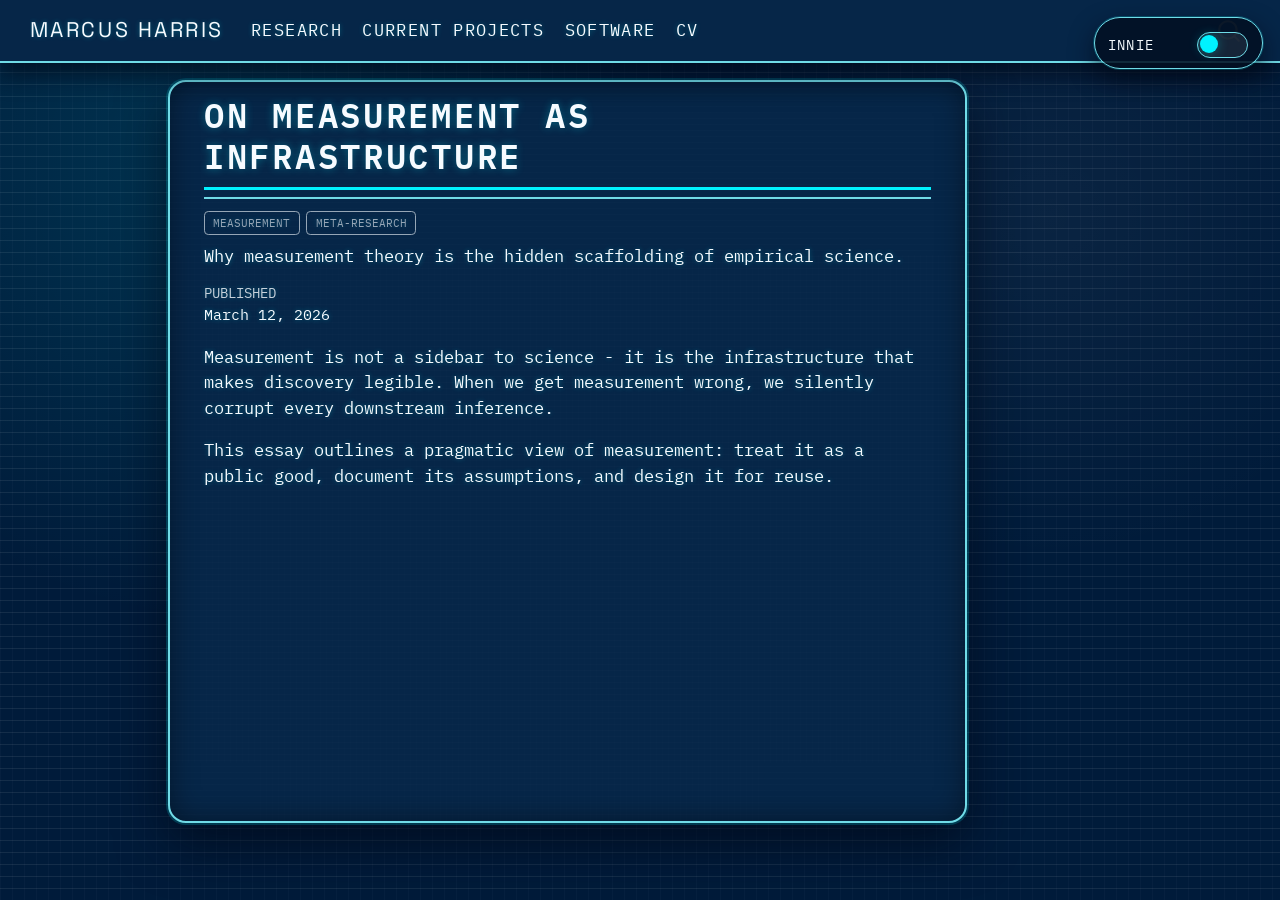
<file: docs/essays/measurement-infrastructure.html>
<!DOCTYPE html>
<html xmlns="http://www.w3.org/1999/xhtml" lang="en" xml:lang="en"><head>

<meta charset="utf-8">
<meta name="generator" content="quarto-1.9.38">

<meta name="viewport" content="width=device-width, initial-scale=1.0, user-scalable=yes">

<meta name="dcterms.date" content="2026-03-12">
<meta name="description" content="Why measurement theory is the hidden scaffolding of empirical science.">

<title>On Measurement as Infrastructure – Marcus Harris</title>
<style>
/* Default styles provided by pandoc.
** See https://pandoc.org/MANUAL.html#variables-for-html for config info.
*/
code{white-space: pre-wrap;}
span.smallcaps{font-variant: small-caps;}
div.columns{display: flex; gap: min(4vw, 1.5em);}
div.column{flex: auto; overflow-x: auto;}
div.hanging-indent{margin-left: 1.5em; text-indent: -1.5em;}
ul.task-list{list-style: none;}
ul.task-list li input[type="checkbox"] {
  width: 0.8em;
  margin: 0 0.8em 0.2em -1em; /* quarto-specific, see https://github.com/quarto-dev/quarto-cli/issues/4556 */ 
  vertical-align: middle;
}
</style>


<script src="../site_libs/quarto-nav/quarto-nav.js"></script>
<script src="../site_libs/quarto-nav/headroom.min.js"></script>
<script src="../site_libs/clipboard/clipboard.min.js"></script>
<script src="../site_libs/quarto-search/autocomplete.umd.js"></script>
<script src="../site_libs/quarto-search/fuse.min.js"></script>
<script src="../site_libs/quarto-search/quarto-search.js"></script>
<meta name="quarto:offset" content="../">
<link href="../assets/mh-favicon.jpg" rel="icon" type="image/jpeg">
<script src="../site_libs/quarto-html/quarto.js" type="module"></script>
<script src="../site_libs/quarto-html/tabsets/tabsets.js" type="module"></script>
<script src="../site_libs/quarto-html/popper.min.js"></script>
<script src="../site_libs/quarto-html/tippy.umd.min.js"></script>
<script src="../site_libs/quarto-html/anchor.min.js"></script>
<link href="../site_libs/quarto-html/tippy.css" rel="stylesheet">
<link href="../site_libs/quarto-html/quarto-syntax-highlighting-15634bcf2e68342d4ad2dfa704d543f6.css" rel="stylesheet" id="quarto-text-highlighting-styles">
<script src="../site_libs/bootstrap/bootstrap.min.js"></script>
<link href="../site_libs/bootstrap/bootstrap-icons.css" rel="stylesheet">
<link href="../site_libs/bootstrap/bootstrap-ac7d2373332163a239a79b5d8c3fe635.min.css" rel="stylesheet" append-hash="true" id="quarto-bootstrap" data-mode="light">
<script id="quarto-search-options" type="application/json">{
  "location": "navbar",
  "copy-button": false,
  "collapse-after": 3,
  "panel-placement": "end",
  "type": "overlay",
  "limit": 50,
  "keyboard-shortcut": [
    "f",
    "/",
    "s"
  ],
  "show-item-context": false,
  "language": {
    "search-no-results-text": "No results",
    "search-matching-documents-text": "matching documents",
    "search-copy-link-title": "Copy link to search",
    "search-hide-matches-text": "Hide additional matches",
    "search-more-match-text": "more match in this document",
    "search-more-matches-text": "more matches in this document",
    "search-clear-button-title": "Clear",
    "search-text-placeholder": "",
    "search-detached-cancel-button-title": "Cancel",
    "search-submit-button-title": "Submit",
    "search-label": "Search"
  }
}</script>
<script>
  (function () {
    var storageKey = "site-theme";
    try {
      var stored = localStorage.getItem(storageKey);
      if (stored === "light" || stored === "dark") {
        document.documentElement.setAttribute("data-theme", stored);
      } else {
        document.documentElement.setAttribute("data-theme", "dark");
      }
    } catch (_error) {
      document.documentElement.setAttribute("data-theme", "dark");
    }
  })();
</script>


</head>

<body class="nav-fixed quarto-light">

<div id="quarto-search-results"></div>
  <header id="quarto-header" class="headroom fixed-top">
    <nav class="navbar navbar-expand-lg " data-bs-theme="dark">
      <div class="navbar-container container-fluid">
      <div class="navbar-brand-container mx-auto">
    <a class="navbar-brand" href="../index.html">
    <span class="navbar-title">Marcus Harris</span>
    </a>
  </div>
            <div id="quarto-search" class="" title="Search"></div>
          <button class="navbar-toggler" type="button" data-bs-toggle="collapse" data-bs-target="#navbarCollapse" aria-controls="navbarCollapse" role="menu" aria-expanded="false" aria-label="Toggle navigation" onclick="if (window.quartoToggleHeadroom) { window.quartoToggleHeadroom(); }">
  <span class="navbar-toggler-icon"></span>
</button>
          <div class="collapse navbar-collapse" id="navbarCollapse">
            <ul class="navbar-nav navbar-nav-scroll me-auto">
  <li class="nav-item">
    <a class="nav-link" href="../research.html"> 
<span class="menu-text">Research</span></a>
  </li>  
  <li class="nav-item">
    <a class="nav-link" href="../projects.html"> 
<span class="menu-text">Current Projects</span></a>
  </li>  
  <li class="nav-item">
    <a class="nav-link" href="../software.html"> 
<span class="menu-text">Software</span></a>
  </li>  
  <li class="nav-item">
    <a class="nav-link" href="../cv.html"> 
<span class="menu-text">CV</span></a>
  </li>  
</ul>
          </div> <!-- /navcollapse -->
            <div class="quarto-navbar-tools">
</div>
      </div> <!-- /container-fluid -->
    </nav>
</header>
<!-- content -->
<div id="quarto-content" class="quarto-container page-columns page-rows-contents page-layout-article page-navbar">
<!-- sidebar -->
<!-- margin-sidebar -->
    <div id="quarto-margin-sidebar" class="sidebar margin-sidebar zindex-bottom">
        
    </div>
<!-- main -->
<main class="content" id="quarto-document-content">

<header id="title-block-header" class="quarto-title-block default">
<div class="quarto-title">
<h1 class="title">On Measurement as Infrastructure</h1>
  <div class="quarto-categories">
    <div class="quarto-category">measurement</div>
    <div class="quarto-category">meta-research</div>
  </div>
  </div>

<div>
  <div class="description">
    Why measurement theory is the hidden scaffolding of empirical science.
  </div>
</div>


<div class="quarto-title-meta">

    
    <div>
    <div class="quarto-title-meta-heading">Published</div>
    <div class="quarto-title-meta-contents">
      <p class="date">March 12, 2026</p>
    </div>
  </div>
  
    
  </div>
  


</header>


<p>Measurement is not a sidebar to science - it is the infrastructure that makes discovery legible. When we get measurement wrong, we silently corrupt every downstream inference.</p>
<p>This essay outlines a pragmatic view of measurement: treat it as a public good, document its assumptions, and design it for reuse.</p>



</main> <!-- /main -->
<button id="theme-toggle" class="theme-toggle" type="button" aria-label="Toggle innie and outie mode" aria-pressed="true">
  <span class="theme-toggle-label">Innie</span>
  <span class="theme-toggle-track" aria-hidden="true">
    <span class="theme-toggle-thumb"></span>
  </span>
</button>

<script>
  (function () {
    var storageKey = "site-theme";

    function getTheme() {
      try {
        var stored = localStorage.getItem(storageKey);
        if (stored === "light" || stored === "dark") {
          return stored;
        }
      } catch (_error) {}
      return document.documentElement.getAttribute("data-theme") || "dark";
    }

    function setTheme(theme) {
      document.documentElement.setAttribute("data-theme", theme);
      try {
        localStorage.setItem(storageKey, theme);
      } catch (_error) {}
    }

    function syncButton(button, theme) {
      var label = button.querySelector(".theme-toggle-label");
      label.textContent = theme === "dark" ? "Innie" : "Outie";
      button.setAttribute("aria-pressed", theme === "dark" ? "true" : "false");
      button.classList.toggle("is-light", theme === "light");
    }

    document.addEventListener("DOMContentLoaded", function () {
      var button = document.getElementById("theme-toggle");
      if (!button) {
        return;
      }

      var theme = getTheme();
      setTheme(theme);
      syncButton(button, theme);

      button.addEventListener("click", function () {
        var current = getTheme();
        var next = current === "dark" ? "light" : "dark";
        setTheme(next);
        syncButton(button, next);
      });
    });
  })();
</script>
<script id="quarto-html-after-body" type="application/javascript">
  window.document.addEventListener("DOMContentLoaded", function (event) {
    const icon = "";
    const anchorJS = new window.AnchorJS();
    anchorJS.options = {
      placement: 'right',
      icon: icon
    };
    anchorJS.add('.anchored');
    const isCodeAnnotation = (el) => {
      for (const clz of el.classList) {
        if (clz.startsWith('code-annotation-')) {                     
          return true;
        }
      }
      return false;
    }
    const onCopySuccess = function(e) {
      // button target
      const button = e.trigger;
      // don't keep focus
      button.blur();
      // flash "checked"
      button.classList.add('code-copy-button-checked');
      var currentTitle = button.getAttribute("title");
      button.setAttribute("title", "Copied!");
      let tooltip;
      if (window.bootstrap) {
        button.setAttribute("data-bs-toggle", "tooltip");
        button.setAttribute("data-bs-placement", "left");
        button.setAttribute("data-bs-title", "Copied!");
        tooltip = new bootstrap.Tooltip(button, 
          { trigger: "manual", 
            customClass: "code-copy-button-tooltip",
            offset: [0, -8]});
        tooltip.show();    
      }
      setTimeout(function() {
        if (tooltip) {
          tooltip.hide();
          button.removeAttribute("data-bs-title");
          button.removeAttribute("data-bs-toggle");
          button.removeAttribute("data-bs-placement");
        }
        button.setAttribute("title", currentTitle);
        button.classList.remove('code-copy-button-checked');
      }, 1000);
      // clear code selection
      e.clearSelection();
    }
    const getTextToCopy = function(trigger) {
      const outerScaffold = trigger.parentElement.cloneNode(true);
      const codeEl = outerScaffold.querySelector('code');
      for (const childEl of codeEl.children) {
        if (isCodeAnnotation(childEl)) {
          childEl.remove();
        }
      }
      return codeEl.innerText;
    }
    const clipboard = new window.ClipboardJS('.code-copy-button:not([data-in-quarto-modal])', {
      text: getTextToCopy
    });
    clipboard.on('success', onCopySuccess);
    if (window.document.getElementById('quarto-embedded-source-code-modal')) {
      const clipboardModal = new window.ClipboardJS('.code-copy-button[data-in-quarto-modal]', {
        text: getTextToCopy,
        container: window.document.getElementById('quarto-embedded-source-code-modal')
      });
      clipboardModal.on('success', onCopySuccess);
    }
      var localhostRegex = new RegExp(/^(?:http|https):\/\/localhost\:?[0-9]*\//);
      var mailtoRegex = new RegExp(/^mailto:/);
        var filterRegex = new RegExp('/' + window.location.host + '/');
      var isInternal = (href) => {
          return filterRegex.test(href) || localhostRegex.test(href) || mailtoRegex.test(href);
      }
      // Inspect non-navigation links and adorn them if external
     var links = window.document.querySelectorAll('a[href]:not(.nav-link):not(.navbar-brand):not(.toc-action):not(.sidebar-link):not(.sidebar-item-toggle):not(.pagination-link):not(.no-external):not([aria-hidden]):not(.dropdown-item):not(.quarto-navigation-tool):not(.about-link)');
      for (var i=0; i<links.length; i++) {
        const link = links[i];
        if (!isInternal(link.href)) {
          // undo the damage that might have been done by quarto-nav.js in the case of
          // links that we want to consider external
          if (link.dataset.originalHref !== undefined) {
            link.href = link.dataset.originalHref;
          }
        }
      }
    function tippyHover(el, contentFn, onTriggerFn, onUntriggerFn) {
      const config = {
        allowHTML: true,
        maxWidth: 500,
        delay: 100,
        arrow: false,
        appendTo: function(el) {
            return el.parentElement;
        },
        interactive: true,
        interactiveBorder: 10,
        theme: 'quarto',
        placement: 'bottom-start',
      };
      if (contentFn) {
        config.content = contentFn;
      }
      if (onTriggerFn) {
        config.onTrigger = onTriggerFn;
      }
      if (onUntriggerFn) {
        config.onUntrigger = onUntriggerFn;
      }
      window.tippy(el, config); 
    }
    const noterefs = window.document.querySelectorAll('a[role="doc-noteref"]');
    for (var i=0; i<noterefs.length; i++) {
      const ref = noterefs[i];
      tippyHover(ref, function() {
        // use id or data attribute instead here
        let href = ref.getAttribute('data-footnote-href') || ref.getAttribute('href');
        try { href = new URL(href).hash; } catch {}
        const id = href.replace(/^#\/?/, "");
        const note = window.document.getElementById(id);
        if (note) {
          return note.innerHTML;
        } else {
          return "";
        }
      });
    }
    const xrefs = window.document.querySelectorAll('a.quarto-xref');
    const processXRef = (id, note) => {
      // Strip column container classes
      const stripColumnClz = (el) => {
        el.classList.remove("page-full", "page-columns");
        if (el.children) {
          for (const child of el.children) {
            stripColumnClz(child);
          }
        }
      }
      stripColumnClz(note)
      if (id === null || id.startsWith('sec-')) {
        // Special case sections, only their first couple elements
        const container = document.createElement("div");
        if (note.children && note.children.length > 2) {
          container.appendChild(note.children[0].cloneNode(true));
          for (let i = 1; i < note.children.length; i++) {
            const child = note.children[i];
            if (child.tagName === "P" && child.innerText === "") {
              continue;
            } else {
              container.appendChild(child.cloneNode(true));
              break;
            }
          }
          if (window.Quarto?.typesetMath) {
            window.Quarto.typesetMath(container);
          }
          return container.innerHTML
        } else {
          if (window.Quarto?.typesetMath) {
            window.Quarto.typesetMath(note);
          }
          return note.innerHTML;
        }
      } else {
        // Remove any anchor links if they are present
        const anchorLink = note.querySelector('a.anchorjs-link');
        if (anchorLink) {
          anchorLink.remove();
        }
        if (window.Quarto?.typesetMath) {
          window.Quarto.typesetMath(note);
        }
        if (note.classList.contains("callout")) {
          return note.outerHTML;
        } else {
          return note.innerHTML;
        }
      }
    }
    for (var i=0; i<xrefs.length; i++) {
      const xref = xrefs[i];
      tippyHover(xref, undefined, function(instance) {
        instance.disable();
        let url = xref.getAttribute('href');
        let hash = undefined; 
        if (url.startsWith('#')) {
          hash = url;
        } else {
          try { hash = new URL(url).hash; } catch {}
        }
        if (hash) {
          const id = hash.replace(/^#\/?/, "");
          const note = window.document.getElementById(id);
          if (note !== null) {
            try {
              const html = processXRef(id, note.cloneNode(true));
              instance.setContent(html);
            } finally {
              instance.enable();
              instance.show();
            }
          } else {
            // See if we can fetch this
            fetch(url.split('#')[0])
            .then(res => res.text())
            .then(html => {
              const parser = new DOMParser();
              const htmlDoc = parser.parseFromString(html, "text/html");
              const note = htmlDoc.getElementById(id);
              if (note !== null) {
                const html = processXRef(id, note);
                instance.setContent(html);
              } 
            }).finally(() => {
              instance.enable();
              instance.show();
            });
          }
        } else {
          // See if we can fetch a full url (with no hash to target)
          // This is a special case and we should probably do some content thinning / targeting
          fetch(url)
          .then(res => res.text())
          .then(html => {
            const parser = new DOMParser();
            const htmlDoc = parser.parseFromString(html, "text/html");
            const note = htmlDoc.querySelector('main.content');
            if (note !== null) {
              // This should only happen for chapter cross references
              // (since there is no id in the URL)
              // remove the first header
              if (note.children.length > 0 && note.children[0].tagName === "HEADER") {
                note.children[0].remove();
              }
              const html = processXRef(null, note);
              instance.setContent(html);
            } 
          }).finally(() => {
            instance.enable();
            instance.show();
          });
        }
      }, function(instance) {
      });
    }
        let selectedAnnoteEl;
        const selectorForAnnotation = ( cell, annotation) => {
          let cellAttr = 'data-code-cell="' + cell + '"';
          let lineAttr = 'data-code-annotation="' +  annotation + '"';
          const selector = 'span[' + cellAttr + '][' + lineAttr + ']';
          return selector;
        }
        const selectCodeLines = (annoteEl) => {
          const doc = window.document;
          const targetCell = annoteEl.getAttribute("data-target-cell");
          const targetAnnotation = annoteEl.getAttribute("data-target-annotation");
          const annoteSpan = window.document.querySelector(selectorForAnnotation(targetCell, targetAnnotation));
          const lines = annoteSpan.getAttribute("data-code-lines").split(",");
          const lineIds = lines.map((line) => {
            return targetCell + "-" + line;
          })
          let top = null;
          let height = null;
          let parent = null;
          if (lineIds.length > 0) {
              //compute the position of the single el (top and bottom and make a div)
              const el = window.document.getElementById(lineIds[0]);
              top = el.offsetTop;
              height = el.offsetHeight;
              parent = el.parentElement.parentElement;
            if (lineIds.length > 1) {
              const lastEl = window.document.getElementById(lineIds[lineIds.length - 1]);
              const bottom = lastEl.offsetTop + lastEl.offsetHeight;
              height = bottom - top;
            }
            if (top !== null && height !== null && parent !== null) {
              // cook up a div (if necessary) and position it 
              let div = window.document.getElementById("code-annotation-line-highlight");
              if (div === null) {
                div = window.document.createElement("div");
                div.setAttribute("id", "code-annotation-line-highlight");
                div.style.position = 'absolute';
                parent.appendChild(div);
              }
              div.style.top = top - 2 + "px";
              div.style.height = height + 4 + "px";
              div.style.left = 0;
              let gutterDiv = window.document.getElementById("code-annotation-line-highlight-gutter");
              if (gutterDiv === null) {
                gutterDiv = window.document.createElement("div");
                gutterDiv.setAttribute("id", "code-annotation-line-highlight-gutter");
                gutterDiv.style.position = 'absolute';
                const codeCell = window.document.getElementById(targetCell);
                const gutter = codeCell.querySelector('.code-annotation-gutter');
                gutter.appendChild(gutterDiv);
              }
              gutterDiv.style.top = top - 2 + "px";
              gutterDiv.style.height = height + 4 + "px";
            }
            selectedAnnoteEl = annoteEl;
          }
        };
        const unselectCodeLines = () => {
          const elementsIds = ["code-annotation-line-highlight", "code-annotation-line-highlight-gutter"];
          elementsIds.forEach((elId) => {
            const div = window.document.getElementById(elId);
            if (div) {
              div.remove();
            }
          });
          selectedAnnoteEl = undefined;
        };
          // Handle positioning of the toggle
      window.addEventListener(
        "resize",
        throttle(() => {
          elRect = undefined;
          if (selectedAnnoteEl) {
            selectCodeLines(selectedAnnoteEl);
          }
        }, 10)
      );
      function throttle(fn, ms) {
      let throttle = false;
      let timer;
        return (...args) => {
          if(!throttle) { // first call gets through
              fn.apply(this, args);
              throttle = true;
          } else { // all the others get throttled
              if(timer) clearTimeout(timer); // cancel #2
              timer = setTimeout(() => {
                fn.apply(this, args);
                timer = throttle = false;
              }, ms);
          }
        };
      }
        // Attach click handler to the DT
        const annoteDls = window.document.querySelectorAll('dt[data-target-cell]');
        for (const annoteDlNode of annoteDls) {
          annoteDlNode.addEventListener('click', (event) => {
            const clickedEl = event.target;
            if (clickedEl !== selectedAnnoteEl) {
              unselectCodeLines();
              const activeEl = window.document.querySelector('dt[data-target-cell].code-annotation-active');
              if (activeEl) {
                activeEl.classList.remove('code-annotation-active');
              }
              selectCodeLines(clickedEl);
              clickedEl.classList.add('code-annotation-active');
            } else {
              // Unselect the line
              unselectCodeLines();
              clickedEl.classList.remove('code-annotation-active');
            }
          });
        }
    const findCites = (el) => {
      const parentEl = el.parentElement;
      if (parentEl) {
        const cites = parentEl.dataset.cites;
        if (cites) {
          return {
            el,
            cites: cites.split(' ')
          };
        } else {
          return findCites(el.parentElement)
        }
      } else {
        return undefined;
      }
    };
    var bibliorefs = window.document.querySelectorAll('a[role="doc-biblioref"]');
    for (var i=0; i<bibliorefs.length; i++) {
      const ref = bibliorefs[i];
      const citeInfo = findCites(ref);
      if (citeInfo) {
        tippyHover(citeInfo.el, function() {
          var popup = window.document.createElement('div');
          citeInfo.cites.forEach(function(cite) {
            var citeDiv = window.document.createElement('div');
            citeDiv.classList.add('hanging-indent');
            citeDiv.classList.add('csl-entry');
            var biblioDiv = window.document.getElementById('ref-' + cite);
            if (biblioDiv) {
              citeDiv.innerHTML = biblioDiv.innerHTML;
            }
            popup.appendChild(citeDiv);
          });
          return popup.innerHTML;
        });
      }
    }
  });
  </script>
</div> <!-- /content -->




</body></html>
</file>
<file: docs/site_libs/quarto-html/tippy.css>
.tippy-box[data-animation=fade][data-state=hidden]{opacity:0}[data-tippy-root]{max-width:calc(100vw - 10px)}.tippy-box{position:relative;background-color:#333;color:#fff;border-radius:4px;font-size:14px;line-height:1.4;white-space:normal;outline:0;transition-property:transform,visibility,opacity}.tippy-box[data-placement^=top]>.tippy-arrow{bottom:0}.tippy-box[data-placement^=top]>.tippy-arrow:before{bottom:-7px;left:0;border-width:8px 8px 0;border-top-color:initial;transform-origin:center top}.tippy-box[data-placement^=bottom]>.tippy-arrow{top:0}.tippy-box[data-placement^=bottom]>.tippy-arrow:before{top:-7px;left:0;border-width:0 8px 8px;border-bottom-color:initial;transform-origin:center bottom}.tippy-box[data-placement^=left]>.tippy-arrow{right:0}.tippy-box[data-placement^=left]>.tippy-arrow:before{border-width:8px 0 8px 8px;border-left-color:initial;right:-7px;transform-origin:center left}.tippy-box[data-placement^=right]>.tippy-arrow{left:0}.tippy-box[data-placement^=right]>.tippy-arrow:before{left:-7px;border-width:8px 8px 8px 0;border-right-color:initial;transform-origin:center right}.tippy-box[data-inertia][data-state=visible]{transition-timing-function:cubic-bezier(.54,1.5,.38,1.11)}.tippy-arrow{width:16px;height:16px;color:#333}.tippy-arrow:before{content:"";position:absolute;border-color:transparent;border-style:solid}.tippy-content{position:relative;padding:5px 9px;z-index:1}
</file>
<file: docs/site_libs/quarto-html/quarto-syntax-highlighting-15634bcf2e68342d4ad2dfa704d543f6.css>
/* quarto syntax highlight colors */
:root {
  --quarto-hl-ot-color: #003B4F;
  --quarto-hl-at-color: #657422;
  --quarto-hl-ss-color: #20794D;
  --quarto-hl-an-color: #5E5E5E;
  --quarto-hl-fu-color: #4758AB;
  --quarto-hl-st-color: #20794D;
  --quarto-hl-cf-color: #003B4F;
  --quarto-hl-op-color: #5E5E5E;
  --quarto-hl-er-color: #AD0000;
  --quarto-hl-bn-color: #AD0000;
  --quarto-hl-al-color: #AD0000;
  --quarto-hl-va-color: #111111;
  --quarto-hl-bu-color: inherit;
  --quarto-hl-ex-color: inherit;
  --quarto-hl-pp-color: #AD0000;
  --quarto-hl-in-color: #5E5E5E;
  --quarto-hl-vs-color: #20794D;
  --quarto-hl-wa-color: #5E5E5E;
  --quarto-hl-do-color: #5E5E5E;
  --quarto-hl-im-color: #00769E;
  --quarto-hl-ch-color: #20794D;
  --quarto-hl-dt-color: #AD0000;
  --quarto-hl-fl-color: #AD0000;
  --quarto-hl-co-color: #5E5E5E;
  --quarto-hl-cv-color: #5E5E5E;
  --quarto-hl-cn-color: #8f5902;
  --quarto-hl-sc-color: #5E5E5E;
  --quarto-hl-dv-color: #AD0000;
  --quarto-hl-kw-color: #003B4F;
}

/* other quarto variables */
:root {
  --quarto-font-monospace: SFMono-Regular, Menlo, Monaco, Consolas, "Liberation Mono", "Courier New", monospace;
}

/* syntax highlight based on Pandoc's rules */
pre > code.sourceCode > span {
  color: #003B4F;
}

code.sourceCode > span {
  color: #003B4F;
}

div.sourceCode,
div.sourceCode pre.sourceCode {
  color: #003B4F;
}

/* Normal */
code span {
  color: #003B4F;
}

/* Alert */
code span.al {
  color: #AD0000;
  font-style: inherit;
}

/* Annotation */
code span.an {
  color: #5E5E5E;
  font-style: inherit;
}

/* Attribute */
code span.at {
  color: #657422;
  font-style: inherit;
}

/* BaseN */
code span.bn {
  color: #AD0000;
  font-style: inherit;
}

/* BuiltIn */
code span.bu {
  font-style: inherit;
}

/* ControlFlow */
code span.cf {
  color: #003B4F;
  font-weight: bold;
  font-style: inherit;
}

/* Char */
code span.ch {
  color: #20794D;
  font-style: inherit;
}

/* Constant */
code span.cn {
  color: #8f5902;
  font-style: inherit;
}

/* Comment */
code span.co {
  color: #5E5E5E;
  font-style: inherit;
}

/* CommentVar */
code span.cv {
  color: #5E5E5E;
  font-style: italic;
}

/* Documentation */
code span.do {
  color: #5E5E5E;
  font-style: italic;
}

/* DataType */
code span.dt {
  color: #AD0000;
  font-style: inherit;
}

/* DecVal */
code span.dv {
  color: #AD0000;
  font-style: inherit;
}

/* Error */
code span.er {
  color: #AD0000;
  font-style: inherit;
}

/* Extension */
code span.ex {
  font-style: inherit;
}

/* Float */
code span.fl {
  color: #AD0000;
  font-style: inherit;
}

/* Function */
code span.fu {
  color: #4758AB;
  font-style: inherit;
}

/* Import */
code span.im {
  color: #00769E;
  font-style: inherit;
}

/* Information */
code span.in {
  color: #5E5E5E;
  font-style: inherit;
}

/* Keyword */
code span.kw {
  color: #003B4F;
  font-weight: bold;
  font-style: inherit;
}

/* Operator */
code span.op {
  color: #5E5E5E;
  font-style: inherit;
}

/* Other */
code span.ot {
  color: #003B4F;
  font-style: inherit;
}

/* Preprocessor */
code span.pp {
  color: #AD0000;
  font-style: inherit;
}

/* SpecialChar */
code span.sc {
  color: #5E5E5E;
  font-style: inherit;
}

/* SpecialString */
code span.ss {
  color: #20794D;
  font-style: inherit;
}

/* String */
code span.st {
  color: #20794D;
  font-style: inherit;
}

/* Variable */
code span.va {
  color: #111111;
  font-style: inherit;
}

/* VerbatimString */
code span.vs {
  color: #20794D;
  font-style: inherit;
}

/* Warning */
code span.wa {
  color: #5E5E5E;
  font-style: italic;
}

.prevent-inlining {
  content: "</";
}

/*# sourceMappingURL=f23921c56f73e400b49028c9186a1aa0.css.map */
</file>
<file: docs/projects.css>
.project-portfolio { margin-top: 1.75rem; }
.project-portfolio .project-row {
  margin: 0;
  padding: 0;
  border: 0;
  border-top: 1px solid var(--line);
  background: transparent;
  box-shadow: none;
}
.project-portfolio .project-row:last-child { border-bottom: 1px solid var(--line); }
.project-row > summary {
  display: grid;
  grid-template-columns: 145px minmax(0, 1fr) 24px;
  gap: 1.25rem;
  align-items: start;
  padding: 1.75rem 0;
  text-transform: none;
  letter-spacing: 0;
  border-radius: 0;
}
.project-row > summary::-webkit-details-marker { display: none; }
.project-row > summary::after,
.project-row[open] > summary::after { content: none; }
.project-row > summary:focus-visible {
  outline: 2px solid var(--accent);
  outline-offset: 6px;
}
.project-topic {
  padding-top: 0.25rem;
  font-size: 12px;
  line-height: 1.6;
  color: var(--muted);
}
.project-overview .project-question {
  color: var(--ink);
  margin: 0;
  padding: 0;
  border: 0;
  font-family: var(--display);
  font-size: 24px;
  font-weight: 600;
  line-height: 1.3;
  text-transform: none;
  letter-spacing: 0;
  text-shadow: none;
  overflow-wrap: anywhere;
}
.project-row > summary:hover .project-question { color: var(--accent); }
.project-overview .project-deck {
  margin: 0.8rem 0;
  font-family: var(--display);
  font-size: 16px;
  line-height: 1.65;
  color: var(--muted);
  text-shadow: none;
}
.project-overview .project-collaborators {
  margin: 0 0 0.65rem;
  font-size: 13px;
  line-height: 1.65;
  color: var(--muted);
}
.project-status {
  color: var(--muted);
  display: inline-flex;
  align-items: center;
  gap: 0.45rem;
  font-size: 12px;
  line-height: 1.6;
}
.project-status > span {
  width: 6px;
  height: 6px;
  border-radius: 50%;
  background: var(--accent);
}
.project-chevron {
  padding-top: 0.3rem;
  color: var(--accent);
  font-size: 18px;
  text-align: center;
  transition: transform 150ms ease;
}
.project-row[open] .project-chevron { transform: rotate(180deg); }
.project-description {
  margin: 0 44px 1.75rem 165px;
  padding: 0 0 0 1rem;
  border-left: 2px solid var(--accent);
  font-family: var(--display);
  font-size: 16px;
  line-height: 1.8;
  text-shadow: none;
}
.project-description h3 {
  color: var(--ink);
  margin-top: 0;
  font-family: var(--display);
  font-size: 18px;
  font-weight: 600;
  line-height: 1.5;
  letter-spacing: 0;
  text-transform: none;
  text-shadow: none;
}
.project-description p:last-child { margin-bottom: 0; }
@media (max-width: 700px) {
  .navbar-brand {
    max-width: calc(100vw - 220px);
    overflow: hidden;
    text-overflow: ellipsis;
    white-space: nowrap;
  }
  .project-row > summary {
    grid-template-columns: minmax(0, 1fr) 24px;
    gap: 0.65rem 0.75rem;
    padding: 1.5rem 0;
  }
  .project-topic {
    grid-column: 1;
    font-size: 11px;
    padding: 0;
  }
  .project-overview { grid-column: 1; }
  .project-chevron {
    grid-column: 2;
    grid-row: 1 / span 2;
  }
  .project-overview .project-question { font-size: 22px; }
  .project-description { margin: 0 0 1.5rem; }
}
@media (prefers-reduced-motion: reduce) {
  .project-chevron { transition: none; }
}
</file>
